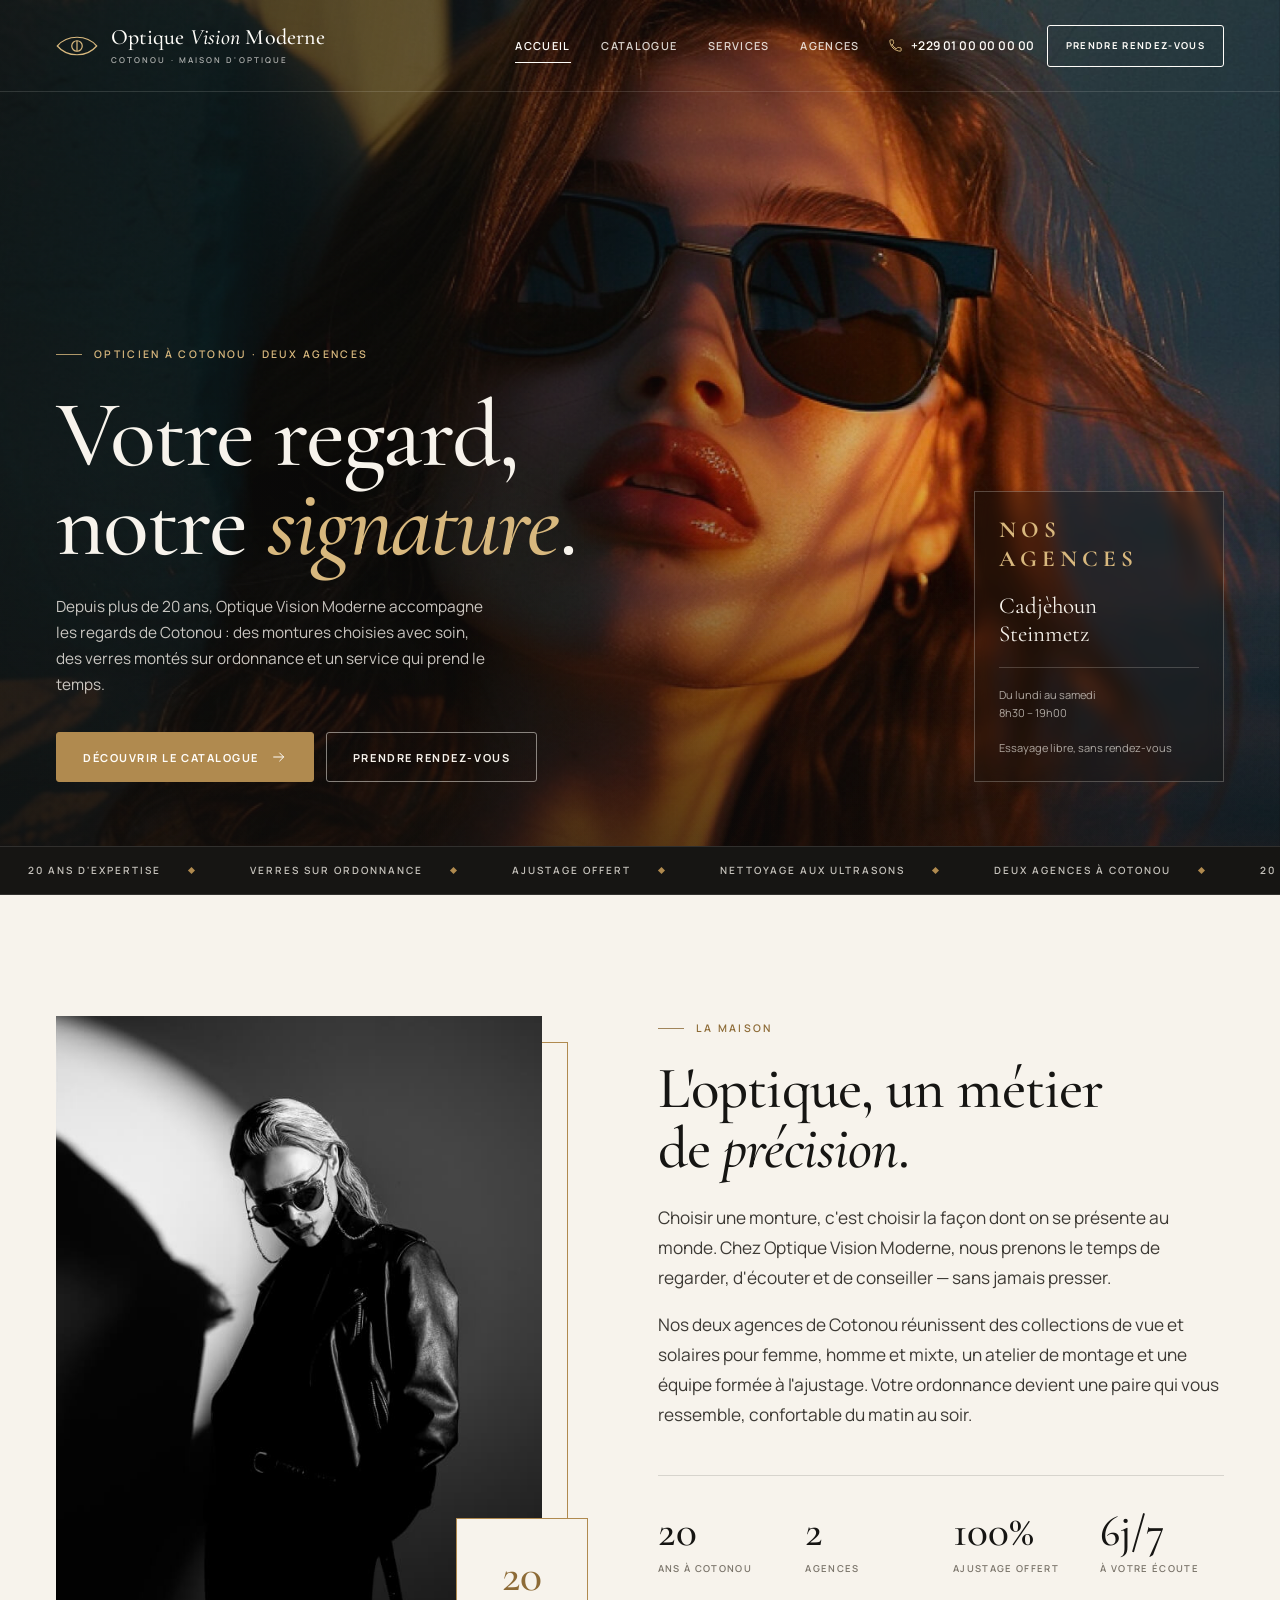
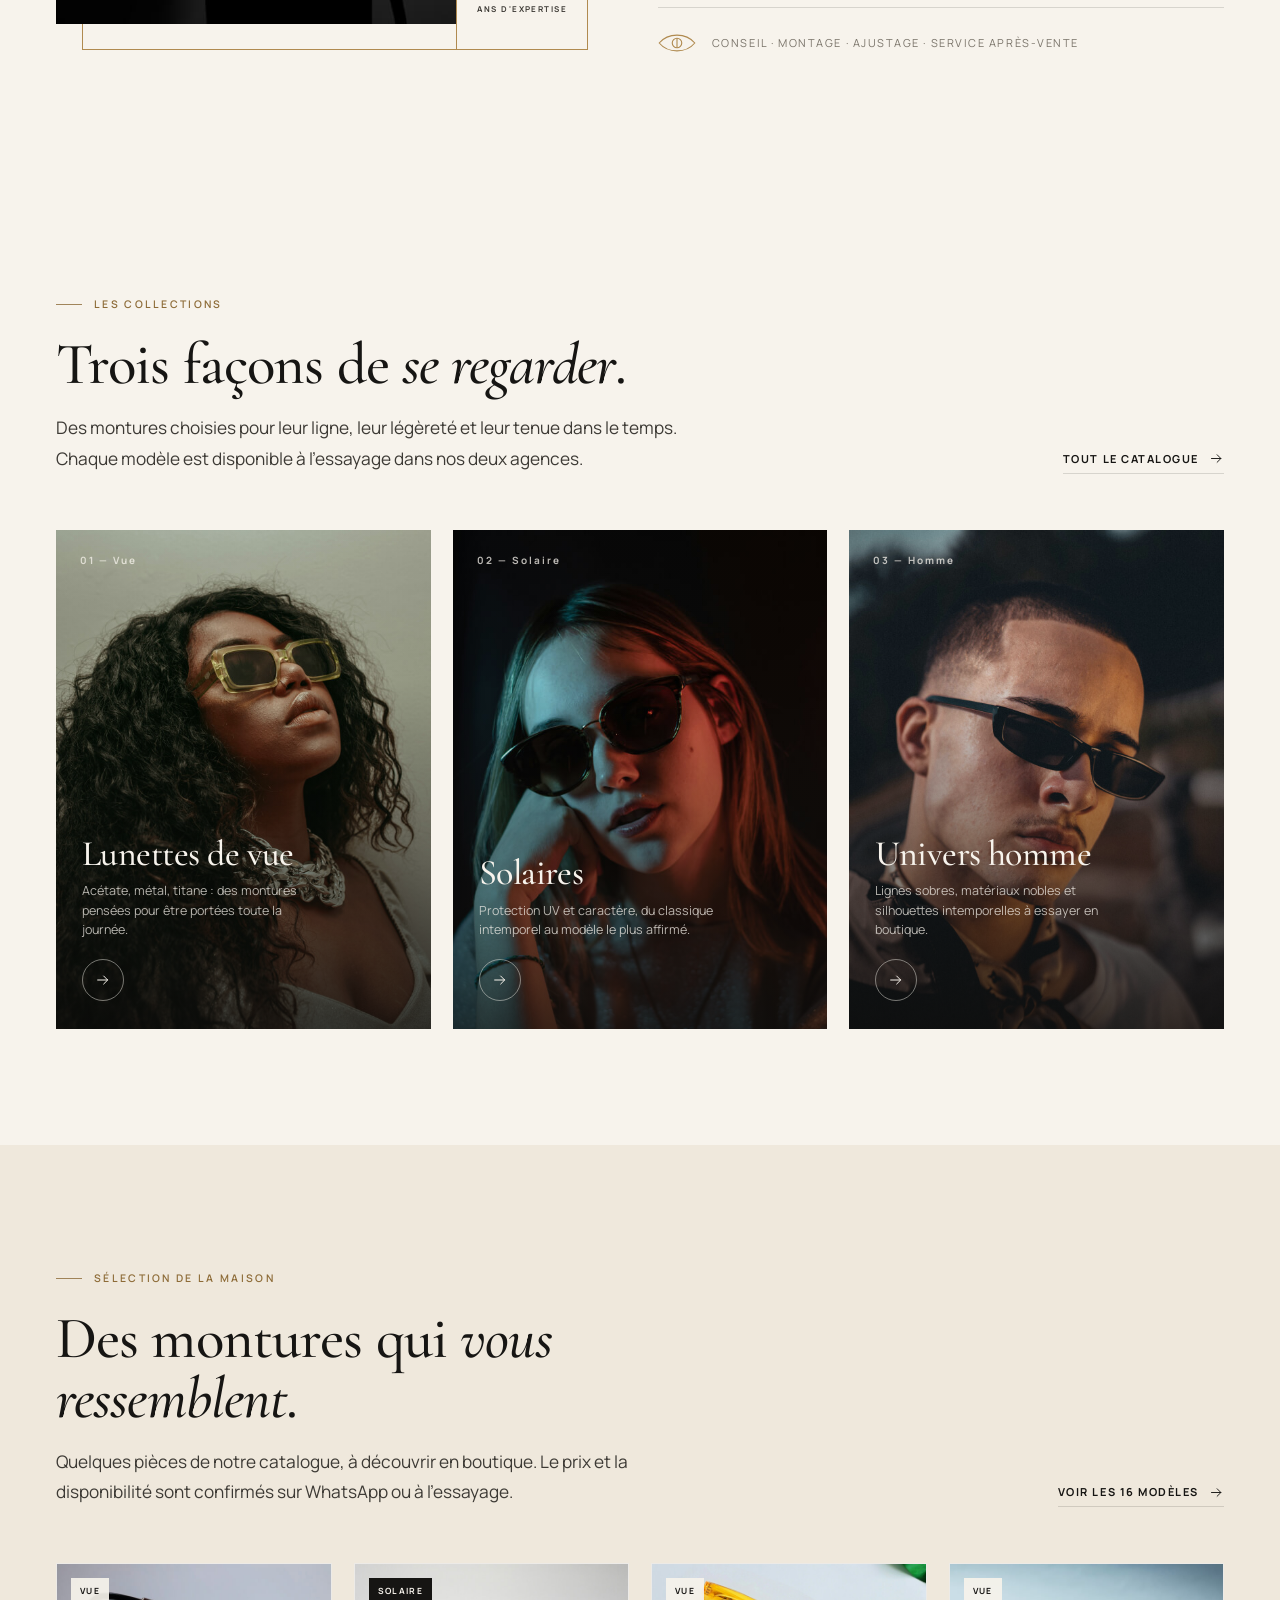
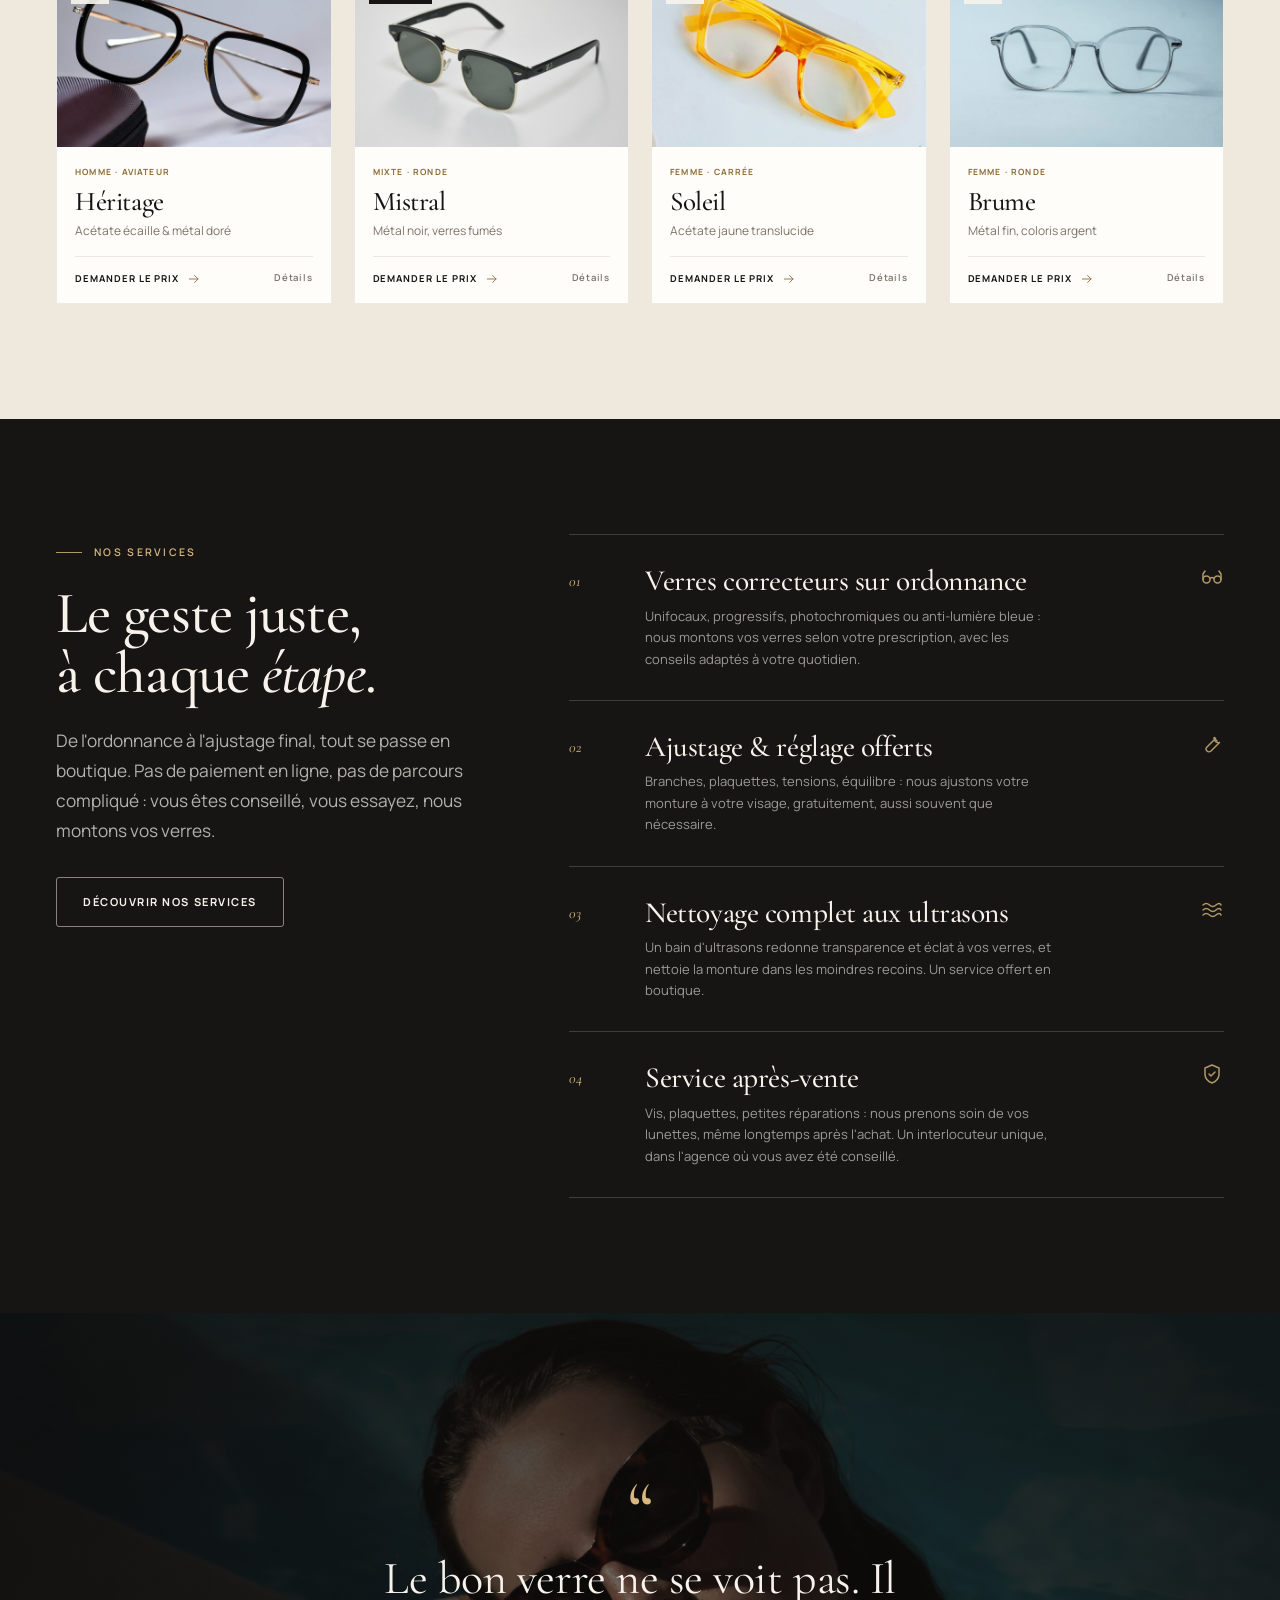
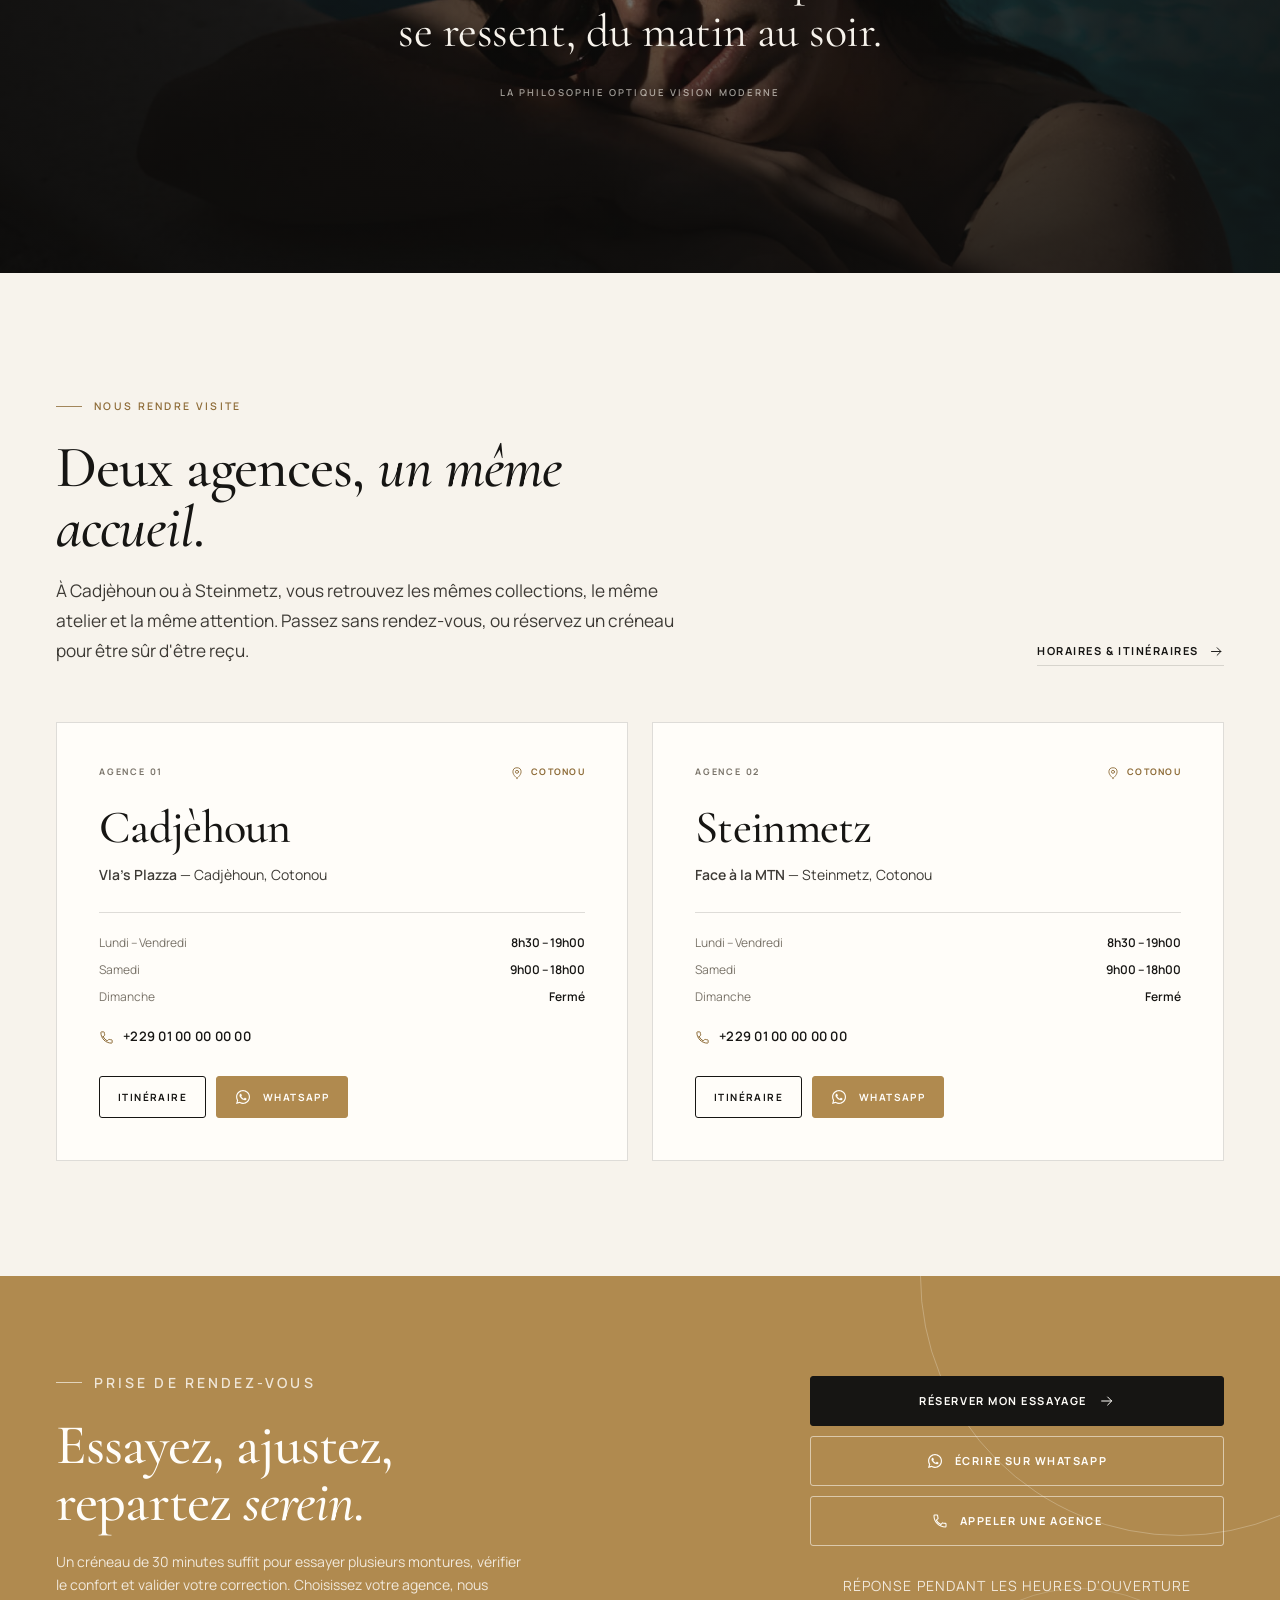
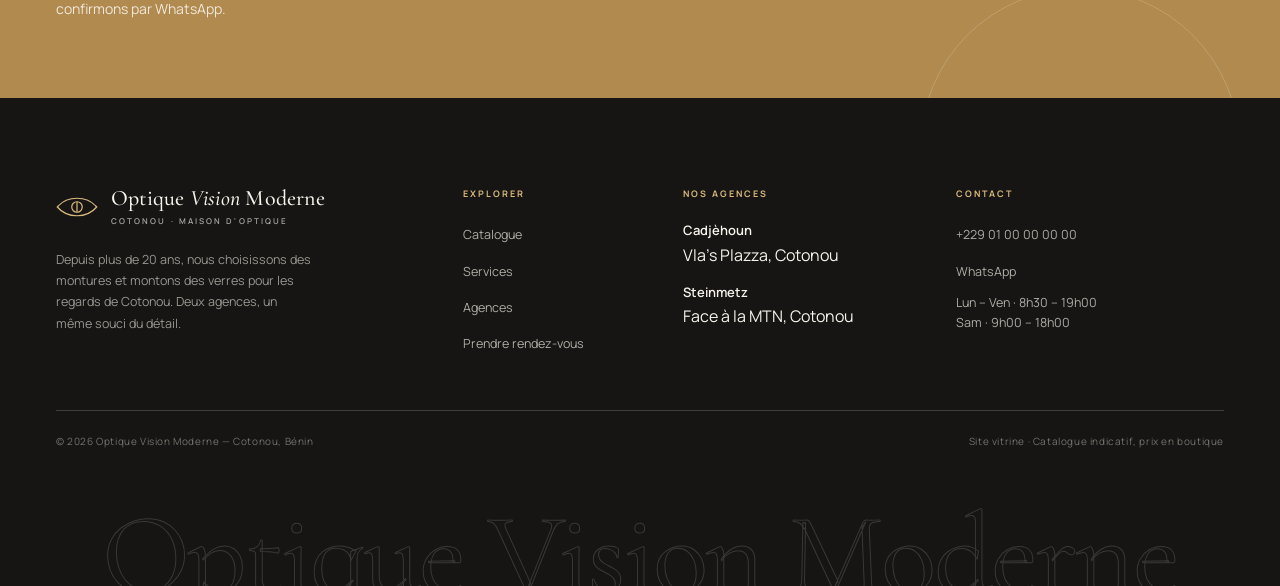
<file: index.html>
<!DOCTYPE html>
<html lang="fr">
<head>
  <meta charset="UTF-8">
  <meta name="viewport" content="width=device-width, initial-scale=1">
  <title>Optique Vision Moderne — Opticien à Cotonou | 2 agences</title>
  <meta name="description" content="Depuis plus de 20 ans à Cotonou, Optique Vision Moderne vous conseille en montures de vue et solaires. Deux agences : Cadjèhoun (Vla's Plazza) et Steinmetz (face MTN). Essayage et ajustage offerts.">
  <meta name="theme-color" content="#161513">
  <meta property="og:type" content="website">
  <meta property="og:locale" content="fr_BJ">
  <meta property="og:title" content="Optique Vision Moderne — Opticien à Cotonou">
  <meta property="og:description" content="Montures de vue et solaires, verres sur ordonnance, ajustage offert. Deux agences à Cotonou : Cadjèhoun et Steinmetz.">
  <meta property="og:image" content="assets/img/hero.jpg">
  <link rel="icon" href="assets/img/favicon.svg" type="image/svg+xml">
  <link rel="preconnect" href="https://fonts.googleapis.com">
  <link rel="preconnect" href="https://fonts.gstatic.com" crossorigin>
  <link href="https://fonts.googleapis.com/css2?family=Cormorant+Garamond:ital,wght@0,400;0,500;0,600;1,400;1,500&family=Manrope:wght@300;400;500;600;700&display=swap" rel="stylesheet">
  <link rel="stylesheet" href="assets/css/style.css">
  <script>document.documentElement.classList.add('js');</script>
  <script type="application/ld+json">
  {
    "@context": "https://schema.org",
    "@graph": [
      {
        "@type": "Organization",
        "@id": "#optique-vision-moderne",
        "name": "Optique Vision Moderne",
        "description": "Maison d'optique à Cotonou depuis plus de 20 ans. Montures de vue et solaires, verres correcteurs sur ordonnance, ajustage et service après-vente.",
        "logo": "assets/img/favicon.svg"
      },
      {
        "@type": "Optician",
        "name": "Optique Vision Moderne — Cadjèhoun",
        "parentOrganization": { "@id": "#optique-vision-moderne" },
        "telephone": "+22901000000",
        "address": {
          "@type": "PostalAddress",
          "streetAddress": "Vla's Plazza, Cadjèhoun",
          "addressLocality": "Cotonou",
          "addressCountry": "BJ"
        },
        "hasMap": "https://www.google.com/maps/search/?api=1&query=Vla%27s%20Plazza%20Cadj%C3%A8houn%20Cotonou",
        "openingHoursSpecification": [
          { "@type": "OpeningHoursSpecification", "dayOfWeek": ["Monday","Tuesday","Wednesday","Thursday","Friday"], "opens": "08:30", "closes": "19:00" },
          { "@type": "OpeningHoursSpecification", "dayOfWeek": "Saturday", "opens": "09:00", "closes": "18:00" }
        ]
      },
      {
        "@type": "Optician",
        "name": "Optique Vision Moderne — Steinmetz",
        "parentOrganization": { "@id": "#optique-vision-moderne" },
        "telephone": "+22901000000",
        "address": {
          "@type": "PostalAddress",
          "streetAddress": "Face à la MTN, Steinmetz",
          "addressLocality": "Cotonou",
          "addressCountry": "BJ"
        },
        "hasMap": "https://www.google.com/maps/search/?api=1&query=MTN%20Steinmetz%20Cotonou",
        "openingHoursSpecification": [
          { "@type": "OpeningHoursSpecification", "dayOfWeek": ["Monday","Tuesday","Wednesday","Thursday","Friday"], "opens": "08:30", "closes": "19:00" },
          { "@type": "OpeningHoursSpecification", "dayOfWeek": "Saturday", "opens": "09:00", "closes": "18:00" }
        ]
      }
    ]
  }
  </script>
</head>
<body data-page="home">

  <a class="skip-link" href="#main">Aller au contenu</a>

  <svg class="svg-sprite" xmlns="http://www.w3.org/2000/svg" aria-hidden="true" style="position:absolute;width:0;height:0;overflow:hidden">
    <symbol id="i-arrow" viewBox="0 0 24 24" fill="none" stroke="currentColor" stroke-width="1.5" stroke-linecap="round" stroke-linejoin="round"><path d="M4 12h15M13 6l6 6-6 6"/></symbol>
    <symbol id="i-phone" viewBox="0 0 24 24" fill="none" stroke="currentColor" stroke-width="1.6" stroke-linecap="round" stroke-linejoin="round"><path d="M6.6 10.8a15.1 15.1 0 0 0 6.6 6.6l2.2-2.2c.3-.3.7-.4 1-.2 1.1.4 2.3.6 3.6.6.6 0 1 .4 1 1V20c0 .6-.4 1-1 1C10.6 21 3 13.4 3 4c0-.6.4-1 1-1h3.5c.6 0 1 .4 1 1 0 1.2.2 2.4.6 3.6.1.4 0 .8-.2 1l-2.3 2.2Z"/></symbol>
    <symbol id="i-wa" viewBox="0 0 448 512"><path fill="currentColor" d="M380.9 97.1C339 55.1 283.2 32 223.9 32c-122.4 0-222 99.6-222 222 0 39.1 10.2 77.3 29.6 111L0 480l117.7-30.9c32.4 17.7 68.9 27 106.1 27h.1c122.3 0 224.1-99.6 224.1-222 0-59.3-25.2-115-67.1-157zm-157 341.6c-33.2 0-65.7-8.9-94-25.7l-6.7-4-69.8 18.3L72 359.2l-4.4-7c-18.5-29.4-28.2-63.3-28.2-98.2 0-101.7 82.8-184.5 184.6-184.5 49.3 0 95.6 19.2 130.4 54.1 34.8 34.9 56.2 81.2 56.1 130.5 0 101.8-84.9 184.6-186.6 184.6zm101.2-138.2c-5.5-2.8-32.8-16.2-37.9-18-5.1-1.9-8.8-2.8-12.5 2.8-3.7 5.6-14.3 18-17.6 21.8-3.2 3.7-6.5 4.2-12 1.4-32.6-16.3-54-29.1-75.5-66-5.7-9.8 5.7-9.1 16.3-30.3 1.8-3.7.9-6.9-.5-9.7-1.4-2.8-12.5-30.1-17.1-41.2-4.5-10.8-9.1-9.3-12.5-9.5-3.2-.2-6.9-.2-10.6-.2-3.7 0-9.7 1.4-14.8 6.9-5.1 5.6-19.4 19-19.4 46.3 0 27.3 19.9 53.7 22.6 57.4 2.8 3.7 39.1 59.7 94.8 83.8 35.2 15.2 49 16.5 66.6 13.9 10.7-1.6 32.8-13.4 37.4-26.4 4.6-13 4.6-24.1 3.2-26.4-1.3-2.5-5-3.9-10.5-6.6z"/></symbol>
    <symbol id="i-pin" viewBox="0 0 24 24" fill="none" stroke="currentColor" stroke-width="1.5" stroke-linecap="round" stroke-linejoin="round"><path d="M12 21s7-5.1 7-11a7 7 0 1 0-14 0c0 5.9 7 11 7 11Z"/><circle cx="12" cy="10" r="2.6"/></symbol>
    <symbol id="i-clock" viewBox="0 0 24 24" fill="none" stroke="currentColor" stroke-width="1.5" stroke-linecap="round" stroke-linejoin="round"><circle cx="12" cy="12" r="9"/><path d="M12 7v5l3 2"/></symbol>
    <symbol id="i-check" viewBox="0 0 24 24" fill="none" stroke="currentColor" stroke-width="1.6" stroke-linecap="round" stroke-linejoin="round"><path d="m5 12 4.5 4.5L19 7"/></symbol>
    <symbol id="i-calendar" viewBox="0 0 24 24" fill="none" stroke="currentColor" stroke-width="1.5" stroke-linecap="round" stroke-linejoin="round"><rect x="3" y="5" width="18" height="16" rx="1"/><path d="M8 3v4M16 3v4M3 10h18"/></symbol>
    <symbol id="i-glasses" viewBox="0 0 24 24" fill="none" stroke="currentColor" stroke-width="1.5" stroke-linecap="round" stroke-linejoin="round"><circle cx="6.5" cy="14.5" r="3.5"/><circle cx="17.5" cy="14.5" r="3.5"/><path d="M10 13.5c.7-.7 1.3-1 2-1s1.3.3 2 1M3 14.5V9l2-3M21 14.5V9l-2-3"/></symbol>
    <symbol id="i-tools" viewBox="0 0 24 24" fill="none" stroke="currentColor" stroke-width="1.5" stroke-linecap="round" stroke-linejoin="round"><path d="M14.5 6.5a4 4 0 0 0 5 5L11 20a2.8 2.8 0 1 1-4-4l8.5-8.5Z"/><path d="m14 7 3 3"/></symbol>
    <symbol id="i-waves" viewBox="0 0 24 24" fill="none" stroke="currentColor" stroke-width="1.5" stroke-linecap="round"><path d="M3 8c2.2-2 4.3-2 6.5 0s4.3 2 6.5 0 4.3-2 5 0M3 13c2.2-2 4.3-2 6.5 0s4.3 2 6.5 0 4.3-2 5 0M3 18c2.2-2 4.3-2 6.5 0s4.3 2 6.5 0 4.3-2 5 0"/></symbol>
    <symbol id="i-shield" viewBox="0 0 24 24" fill="none" stroke="currentColor" stroke-width="1.5" stroke-linecap="round" stroke-linejoin="round"><path d="M12 3l7 3v6c0 4.5-3 7.5-7 9-4-1.5-7-4.5-7-9V6l7-3Z"/><path d="m9 12 2 2 4-4"/></symbol>
    <symbol id="i-user" viewBox="0 0 24 24" fill="none" stroke="currentColor" stroke-width="1.5" stroke-linecap="round" stroke-linejoin="round"><circle cx="12" cy="8" r="3.6"/><path d="M5 20c.8-3.6 3.4-5.5 7-5.5s6.2 1.9 7 5.5"/></symbol>
    <symbol id="i-search" viewBox="0 0 24 24" fill="none" stroke="currentColor" stroke-width="1.6" stroke-linecap="round"><circle cx="11" cy="11" r="7"/><path d="m16.5 16.5 4 4"/></symbol>
    <symbol id="i-close" viewBox="0 0 24 24" fill="none" stroke="currentColor" stroke-width="1.6" stroke-linecap="round"><path d="m6 6 12 12M18 6 6 18"/></symbol>
    <symbol id="i-chevron" viewBox="0 0 24 24" fill="none" stroke="currentColor" stroke-width="1.6" stroke-linecap="round" stroke-linejoin="round"><path d="m6 9 6 6 6-6"/></symbol>
    <symbol id="i-map" viewBox="0 0 24 24" fill="none" stroke="currentColor" stroke-width="1.5" stroke-linecap="round" stroke-linejoin="round"><path d="M3 6.5 9 4l6 2.5L21 4v13.5L15 20l-6-2.5L3 20V6.5Z"/><path d="M9 4v13.5M15 6.5V20"/></symbol>
    <symbol id="i-spark" viewBox="0 0 24 24" fill="none" stroke="currentColor" stroke-width="1.4" stroke-linecap="round" stroke-linejoin="round"><path d="M12 3v4M12 17v4M3 12h4M17 12h4M5.6 5.6l2.8 2.8M15.6 15.6l2.8 2.8M18.4 5.6l-2.8 2.8M8.4 15.6l-2.8 2.8"/></symbol>
    <symbol id="i-eye" viewBox="0 0 48 30" fill="none" stroke="currentColor" stroke-width="1.4"><path d="M1.5 15C7 8.5 14.2 5 24 5s17 3.5 22.5 10C41 21.5 33.8 25 24 25S7 21.5 1.5 15Z"/><circle cx="24" cy="15" r="6"/><path d="M24 9v12"/></symbol>
  </svg>

  <header class="site-header">
    <div class="container header-inner">
      <a class="brand" href="index.html" aria-label="Optique Vision Moderne — accueil">
        <svg class="brand__mark" aria-hidden="true"><use href="#i-eye"/></svg>
        <span class="brand__text">
          <span class="brand__name">Optique <em>Vision</em> Moderne</span>
          <span class="brand__sub">Cotonou · Maison d'optique</span>
        </span>
      </a>

      <nav class="nav" aria-label="Navigation principale">
        <a class="nav__link" data-nav="home" href="index.html">Accueil</a>
        <a class="nav__link" data-nav="catalogue" href="catalogue.html">Catalogue</a>
        <a class="nav__link" data-nav="services" href="services.html">Services</a>
        <a class="nav__link" data-nav="agences" href="agences.html">Agences</a>
      </nav>

      <div class="header-actions">
        <a class="header-phone" data-phone href="tel:+22901000000">
          <svg aria-hidden="true"><use href="#i-phone"/></svg>
          <span data-phone-text>+229 01 00 00 00 00</span>
        </a>
        <a class="btn btn--header" href="rendez-vous.html">Prendre rendez-vous</a>
        <button class="nav-toggle" type="button" aria-expanded="false" aria-controls="mobileMenu" aria-label="Ouvrir le menu">
          <span></span><span></span><span></span>
        </button>
      </div>
    </div>
  </header>

  <div class="mobile-menu" id="mobileMenu" aria-hidden="true">
    <nav class="mobile-menu__nav" aria-label="Navigation mobile">
      <a class="mobile-menu__link" href="index.html"><span>01</span> Accueil</a>
      <a class="mobile-menu__link" href="catalogue.html"><span>02</span> Catalogue</a>
      <a class="mobile-menu__link" href="services.html"><span>03</span> Services</a>
      <a class="mobile-menu__link" href="agences.html"><span>04</span> Agences</a>
      <a class="mobile-menu__link" href="rendez-vous.html"><span>05</span> Rendez-vous</a>
    </nav>
    <div class="mobile-menu__foot">
      <p>Cadjèhoun · Vla's Plazza — Steinmetz · face MTN</p>
      <p><a data-phone href="tel:+22901000000"><span data-phone-text>+229 01 00 00 00 00</span></a></p>
      <a class="btn btn--gold" href="rendez-vous.html">Réserver un essayage</a>
    </div>
  </div>
  <main id="main">

    <section class="hero">
      <div class="hero__media">
        <img src="assets/img/hero.jpg" alt="Portrait éditorial d'une femme portant des lunettes de soleil" width="1920" height="1085" fetchpriority="high">
      </div>
      <div class="container hero__inner">
        <div class="hero__content">
          <p class="eyebrow">Opticien à Cotonou · Deux agences</p>
          <h1>Votre regard,<br>notre <em>signature</em>.</h1>
          <p class="hero__lead">Depuis plus de 20 ans, Optique Vision Moderne accompagne les regards de Cotonou : des montures choisies avec soin, des verres montés sur ordonnance et un service qui prend le temps.</p>
          <div class="hero__cta">
            <a class="btn btn--gold" href="catalogue.html">
              Découvrir le catalogue
              <svg aria-hidden="true"><use href="#i-arrow"/></svg>
            </a>
            <a class="btn btn--light" href="rendez-vous.html">Prendre rendez-vous</a>
          </div>
        </div>
        <aside class="hero__aside" aria-label="Informations pratiques">
          <p class="hero__aside-label">Nos agences</p>
          <p>Cadjèhoun<br>Steinmetz</p>
          <div class="hero__aside-rule"></div>
          <small>Du lundi au samedi<br>8h30 – 19h00</small>
          <small>Essayage libre, sans rendez-vous</small>
        </aside>
      </div>
    </section>

    <div class="marquee" aria-hidden="true">
      <div class="marquee__track">
        <div class="marquee__group">
          <span>20 ans d'expertise</span>
          <span>Verres sur ordonnance</span>
          <span>Ajustage offert</span>
          <span>Nettoyage aux ultrasons</span>
          <span>Deux agences à Cotonou</span>
        </div>
        <div class="marquee__group">
          <span>20 ans d'expertise</span>
          <span>Verres sur ordonnance</span>
          <span>Ajustage offert</span>
          <span>Nettoyage aux ultrasons</span>
          <span>Deux agences à Cotonou</span>
        </div>
      </div>
    </div>

    <section class="section" id="maison">
      <div class="container">
        <div class="intro">
          <div class="intro__media" data-reveal>
            <img src="assets/img/portrait.jpg" alt="Portrait en noir et blanc d'une femme portant des lunettes" width="601" height="735" loading="lazy">
            <div class="intro__badge">
              <div>
                <strong>20</strong>
                <span>ans d'expertise</span>
              </div>
            </div>
          </div>
          <div class="intro__body" data-reveal style="--delay:120ms">
            <p class="eyebrow">La maison</p>
            <h2>L'optique, un métier de <em>précision</em>.</h2>
            <p class="lead">Choisir une monture, c'est choisir la façon dont on se présente au monde. Chez Optique Vision Moderne, nous prenons le temps de regarder, d'écouter et de conseiller — sans jamais presser.</p>
            <p class="lead">Nos deux agences de Cotonou réunissent des collections de vue et solaires pour femme, homme et mixte, un atelier de montage et une équipe formée à l'ajustage. Votre ordonnance devient une paire qui vous ressemble, confortable du matin au soir.</p>
            <div class="stats">
              <div class="stat"><strong>20</strong><span>ans à Cotonou</span></div>
              <div class="stat"><strong>2</strong><span>agences</span></div>
              <div class="stat"><strong>100%</strong><span>ajustage offert</span></div>
              <div class="stat"><strong>6j/7</strong><span>à votre écoute</span></div>
            </div>
            <div class="signature">
              <svg aria-hidden="true"><use href="#i-eye"/></svg>
              <p>Conseil · Montage · Ajustage · Service après-vente</p>
            </div>
          </div>
        </div>
      </div>
    </section>
    <section class="section" id="collections">
      <div class="container">
        <div class="section-head" data-reveal>
          <div class="section-head__text">
            <p class="eyebrow">Les collections</p>
            <h2>Trois façons de <em>se regarder</em>.</h2>
            <p class="lead">Des montures choisies pour leur ligne, leur légèreté et leur tenue dans le temps. Chaque modèle est disponible à l'essayage dans nos deux agences.</p>
          </div>
          <a class="link-underline section-head__link" href="catalogue.html">
            Tout le catalogue
            <svg aria-hidden="true"><use href="#i-arrow"/></svg>
          </a>
        </div>
        <div class="collections">
          <a class="collection" href="catalogue.html?cat=vue" data-reveal>
            <img src="assets/img/collection-vue.jpg" alt="Femme portant des lunettes de vue dorées" width="600" height="738" loading="lazy">
            <span class="collection__index">01 — Vue</span>
            <div class="collection__body">
              <h3>Lunettes de vue</h3>
              <p>Acétate, métal, titane : des montures pensées pour être portées toute la journée.</p>
              <span class="collection__arrow"><svg aria-hidden="true"><use href="#i-arrow"/></svg></span>
            </div>
          </a>
          <a class="collection" href="catalogue.html?cat=solaire" data-reveal style="--delay:120ms">
            <img src="assets/img/collection-soleil.jpg" alt="Femme portant des lunettes de soleil noires" width="600" height="738" loading="lazy">
            <span class="collection__index">02 — Solaire</span>
            <div class="collection__body">
              <h3>Solaires</h3>
              <p>Protection UV et caractère, du classique intemporel au modèle le plus affirmé.</p>
              <span class="collection__arrow"><svg aria-hidden="true"><use href="#i-arrow"/></svg></span>
            </div>
          </a>
          <a class="collection" href="catalogue.html" data-reveal style="--delay:240ms">
            <img src="assets/img/collection-homme.jpg" alt="Homme portant des lunettes de soleil rectangulaires" width="600" height="738" loading="lazy">
            <span class="collection__index">03 — Homme</span>
            <div class="collection__body">
              <h3>Univers homme</h3>
              <p>Lignes sobres, matériaux nobles et silhouettes intemporelles à essayer en boutique.</p>
              <span class="collection__arrow"><svg aria-hidden="true"><use href="#i-arrow"/></svg></span>
            </div>
          </a>
        </div>
      </div>
    </section>

    <section class="section section--ivory-2">
      <div class="container">
        <div class="section-head" data-reveal>
          <div class="section-head__text">
            <p class="eyebrow">Sélection de la maison</p>
            <h2>Des montures qui <em>vous ressemblent</em>.</h2>
            <p class="lead">Quelques pièces de notre catalogue, à découvrir en boutique. Le prix et la disponibilité sont confirmés sur WhatsApp ou à l'essayage.</p>
          </div>
          <a class="link-underline section-head__link" href="catalogue.html">Voir les 16 modèles <svg aria-hidden="true"><use href="#i-arrow"/></svg></a>
        </div>
        <div class="product-grid">
          <article class="product-card" data-product data-id="p10" data-name="Héritage" data-kicker="Monture homme · Aviateur" data-cat="vue" data-gender="homme" data-gender-label="Homme" data-shape="Aviateur" data-material="Acétate écaille & métal doré" data-desc="L'esprit aviateur revisité : une double barre fine, un écaille chaud et des branches légères. Une monture de caractère qui reste discrète." data-reveal>
            <div class="product-media">
              <img src="assets/img/p10.jpg" alt="Monture de vue aviateur en écaille et métal doré, modèle Héritage" width="600" height="400" loading="lazy">
              <span class="product-tag">Vue</span>
              <button class="product-quick" type="button" data-modal>Aperçu</button>
            </div>
            <div class="product-body">
              <p class="product-kicker">Homme · Aviateur</p>
              <h3>Héritage</h3>
              <p class="product-material">Acétate écaille & métal doré</p>
              <div class="product-actions">
                <a class="product-wa" data-wa="Bonjour Optique Vision Moderne, je suis intéressé(e) par le modèle Héritage (monture homme). Pouvez-vous me confirmer le prix et la disponibilité ?" href="https://wa.me/22901000000">
                  Demander le prix <svg aria-hidden="true"><use href="#i-arrow"/></svg>
                </a>
                <button class="product-more" type="button" data-modal>Détails</button>
              </div>
            </div>
          </article>
          <article class="product-card" data-product data-id="p03" data-name="Mistral" data-kicker="Solaire mixte · Ronde" data-cat="solaire" data-gender="mixte" data-gender-label="Mixte" data-shape="Ronde" data-material="Métal noir, verres fumés" data-desc="Fine monture métal, verres fumés et branches flexibles : l'essentiel solaire, sans effort. À porter en ville comme au bord de l'eau." data-reveal style="--delay:100ms">
            <div class="product-media">
              <img src="assets/img/p03.jpg" alt="Lunettes de soleil rondes en métal noir, modèle Mistral" width="600" height="400" loading="lazy">
              <span class="product-tag product-tag--sun">Solaire</span>
              <button class="product-quick" type="button" data-modal>Aperçu</button>
            </div>
            <div class="product-body">
              <p class="product-kicker">Mixte · Ronde</p>
              <h3>Mistral</h3>
              <p class="product-material">Métal noir, verres fumés</p>
              <div class="product-actions">
                <a class="product-wa" data-wa="Bonjour Optique Vision Moderne, je suis intéressé(e) par le modèle Mistral (solaire). Pouvez-vous me confirmer le prix et la disponibilité ?" href="https://wa.me/22901000000">
                  Demander le prix <svg aria-hidden="true"><use href="#i-arrow"/></svg>
                </a>
                <button class="product-more" type="button" data-modal>Détails</button>
              </div>
            </div>
          </article>
          <article class="product-card" data-product data-id="p15" data-name="Soleil" data-kicker="Monture femme · Carrée" data-cat="vue" data-gender="femme" data-gender-label="Femme" data-shape="Carrée" data-material="Acétate jaune translucide" data-desc="Une touche de couleur solaire, à porter comme un accessoire. La transparence du jaune illumine le regard sans le dominer." data-reveal style="--delay:200ms">
            <div class="product-media">
              <img src="assets/img/p15.jpg" alt="Monture de vue carrée en acétate jaune translucide, modèle Soleil" width="600" height="400" loading="lazy">
              <span class="product-tag">Vue</span>
              <button class="product-quick" type="button" data-modal>Aperçu</button>
            </div>
            <div class="product-body">
              <p class="product-kicker">Femme · Carrée</p>
              <h3>Soleil</h3>
              <p class="product-material">Acétate jaune translucide</p>
              <div class="product-actions">
                <a class="product-wa" data-wa="Bonjour Optique Vision Moderne, je suis intéressé(e) par le modèle Soleil. Pouvez-vous me confirmer le prix et la disponibilité ?" href="https://wa.me/22901000000">
                  Demander le prix <svg aria-hidden="true"><use href="#i-arrow"/></svg>
                </a>
                <button class="product-more" type="button" data-modal>Détails</button>
              </div>
            </div>
          </article>
          <article class="product-card" data-product data-id="p08" data-name="Brume" data-kicker="Monture femme · Ronde" data-cat="vue" data-gender="femme" data-gender-label="Femme" data-shape="Ronde" data-material="Métal fin, coloris argent" data-desc="Rondeur douce et métal brossé : le modèle qui adoucit les traits. Ultra-légère, elle se fait oublier au fil de la journée." data-reveal style="--delay:300ms">
            <div class="product-media">
              <img src="assets/img/p08.jpg" alt="Monture de vue ronde en métal argent, modèle Brume" width="600" height="400" loading="lazy">
              <span class="product-tag">Vue</span>
              <button class="product-quick" type="button" data-modal>Aperçu</button>
            </div>
            <div class="product-body">
              <p class="product-kicker">Femme · Ronde</p>
              <h3>Brume</h3>
              <p class="product-material">Métal fin, coloris argent</p>
              <div class="product-actions">
                <a class="product-wa" data-wa="Bonjour Optique Vision Moderne, je suis intéressé(e) par le modèle Brume. Pouvez-vous me confirmer le prix et la disponibilité ?" href="https://wa.me/22901000000">
                  Demander le prix <svg aria-hidden="true"><use href="#i-arrow"/></svg>
                </a>
                <button class="product-more" type="button" data-modal>Détails</button>
              </div>
            </div>
          </article>
        </div>
      </div>
    </section>

    <section class="section section--ink" id="services">
      <div class="container">
        <div class="craft">
          <div class="craft__intro" data-reveal>
            <p class="eyebrow">Nos services</p>
            <h2>Le geste juste, à chaque <em>étape</em>.</h2>
            <p class="lead">De l'ordonnance à l'ajustage final, tout se passe en boutique. Pas de paiement en ligne, pas de parcours compliqué : vous êtes conseillé, vous essayez, nous montons vos verres.</p>
            <a class="btn btn--light" href="services.html">Découvrir nos services</a>
          </div>
          <div class="craft__list" data-reveal style="--delay:120ms">
            <article class="craft__item">
              <span class="craft__num">01</span>
              <div>
                <h3>Verres correcteurs sur ordonnance</h3>
                <p>Unifocaux, progressifs, photochromiques ou anti-lumière bleue : nous montons vos verres selon votre prescription, avec les conseils adaptés à votre quotidien.</p>
              </div>
              <svg class="craft__icon" aria-hidden="true"><use href="#i-glasses"/></svg>
            </article>
            <article class="craft__item">
              <span class="craft__num">02</span>
              <div>
                <h3>Ajustage & réglage offerts</h3>
                <p>Branches, plaquettes, tensions, équilibre : nous ajustons votre monture à votre visage, gratuitement, aussi souvent que nécessaire.</p>
              </div>
              <svg class="craft__icon" aria-hidden="true"><use href="#i-tools"/></svg>
            </article>
            <article class="craft__item">
              <span class="craft__num">03</span>
              <div>
                <h3>Nettoyage complet aux ultrasons</h3>
                <p>Un bain d'ultrasons redonne transparence et éclat à vos verres, et nettoie la monture dans les moindres recoins. Un service offert en boutique.</p>
              </div>
              <svg class="craft__icon" aria-hidden="true"><use href="#i-waves"/></svg>
            </article>
            <article class="craft__item">
              <span class="craft__num">04</span>
              <div>
                <h3>Service après-vente</h3>
                <p>Vis, plaquettes, petites réparations : nous prenons soin de vos lunettes, même longtemps après l'achat. Un interlocuteur unique, dans l'agence où vous avez été conseillé.</p>
              </div>
              <svg class="craft__icon" aria-hidden="true"><use href="#i-shield"/></svg>
            </article>
          </div>
        </div>
      </div>
    </section>

    <section class="quote">
      <img src="assets/img/editorial-pool.jpg" alt="Femme allongée au bord d'une piscine, portant des lunettes de soleil" width="1920" height="1085" loading="lazy">
      <div class="quote__inner" data-reveal>
        <div class="quote__mark" aria-hidden="true">“</div>
        <blockquote>Le bon verre ne se voit pas. Il se ressent, du matin au soir.</blockquote>
        <cite>La philosophie Optique Vision Moderne</cite>
      </div>
    </section>

    <section class="section" id="agences">
      <div class="container">
        <div class="section-head" data-reveal>
          <div class="section-head__text">
            <p class="eyebrow">Nous rendre visite</p>
            <h2>Deux agences, <em>un même accueil</em>.</h2>
            <p class="lead">À Cadjèhoun ou à Steinmetz, vous retrouvez les mêmes collections, le même atelier et la même attention. Passez sans rendez-vous, ou réservez un créneau pour être sûr d'être reçu.</p>
          </div>
          <a class="link-underline section-head__link" href="agences.html">Horaires & itinéraires <svg aria-hidden="true"><use href="#i-arrow"/></svg></a>
        </div>
        <div class="agencies">
          <article class="agency-card" data-reveal>
            <div class="agency-card__top">
              <span class="agency-card__index">Agence 01</span>
              <span class="agency-card__pin"><svg aria-hidden="true"><use href="#i-pin"/></svg> Cotonou</span>
            </div>
            <h3>Cadjèhoun</h3>
            <p class="agency-card__address"><strong>Vla's Plazza</strong> — Cadjèhoun, Cotonou</p>
            <dl class="agency-card__hours">
              <div><dt>Lundi – Vendredi</dt><dd>8h30 – 19h00</dd></div>
              <div><dt>Samedi</dt><dd>9h00 – 18h00</dd></div>
              <div><dt>Dimanche</dt><dd>Fermé</dd></div>
            </dl>
            <a class="agency-card__phone" data-phone href="tel:+22901000000"><svg aria-hidden="true"><use href="#i-phone"/></svg><span data-phone-text>+229 01 00 00 00 00</span></a>
            <div class="agency-card__actions">
              <a class="btn btn--outline btn--sm" href="https://www.google.com/maps/search/?api=1&amp;query=Vla%27s%20Plazza%20Cadj%C3%A8houn%20Cotonou" target="_blank" rel="noopener">Itinéraire</a>
              <a class="btn btn--gold btn--sm" data-wa="Bonjour Optique Vision Moderne, je souhaite des informations sur l'agence de Cadjèhoun (Vla's Plazza)." href="https://wa.me/22901000000"><svg aria-hidden="true"><use href="#i-wa"/></svg> WhatsApp</a>
            </div>
          </article>
          <article class="agency-card" data-reveal style="--delay:120ms">
            <div class="agency-card__top">
              <span class="agency-card__index">Agence 02</span>
              <span class="agency-card__pin"><svg aria-hidden="true"><use href="#i-pin"/></svg> Cotonou</span>
            </div>
            <h3>Steinmetz</h3>
            <p class="agency-card__address"><strong>Face à la MTN</strong> — Steinmetz, Cotonou</p>
            <dl class="agency-card__hours">
              <div><dt>Lundi – Vendredi</dt><dd>8h30 – 19h00</dd></div>
              <div><dt>Samedi</dt><dd>9h00 – 18h00</dd></div>
              <div><dt>Dimanche</dt><dd>Fermé</dd></div>
            </dl>
            <a class="agency-card__phone" data-phone href="tel:+22901000000"><svg aria-hidden="true"><use href="#i-phone"/></svg><span data-phone-text>+229 01 00 00 00 00</span></a>
            <div class="agency-card__actions">
              <a class="btn btn--outline btn--sm" href="https://www.google.com/maps/search/?api=1&amp;query=MTN%20Steinmetz%20Cotonou" target="_blank" rel="noopener">Itinéraire</a>
              <a class="btn btn--gold btn--sm" data-wa="Bonjour Optique Vision Moderne, je souhaite des informations sur l'agence de Steinmetz (face MTN)." href="https://wa.me/22901000000"><svg aria-hidden="true"><use href="#i-wa"/></svg> WhatsApp</a>
            </div>
          </article>
        </div>
      </div>
    </section>

    <section class="appointment section--tight">
      <div class="container appointment__inner">
        <div data-reveal>
          <p class="eyebrow">Prise de rendez-vous</p>
          <h2>Essayez, ajustez, repartez <em>serein</em>.</h2>
          <p>Un créneau de 30 minutes suffit pour essayer plusieurs montures, vérifier le confort et valider votre correction. Choisissez votre agence, nous confirmons par WhatsApp.</p>
        </div>
        <div class="appointment__actions" data-reveal style="--delay:120ms">
          <a class="btn btn--dark" href="rendez-vous.html">Réserver mon essayage <svg aria-hidden="true"><use href="#i-arrow"/></svg></a>
          <a class="btn btn--light" data-wa="Bonjour Optique Vision Moderne, je souhaite prendre rendez-vous pour un essayage. Pouvez-vous me proposer un créneau ?" href="https://wa.me/22901000000"><svg aria-hidden="true"><use href="#i-wa"/></svg> Écrire sur WhatsApp</a>
          <a class="btn btn--light" data-phone href="tel:+22901000000"><svg aria-hidden="true"><use href="#i-phone"/></svg> Appeler une agence</a>
          <p class="appointment__note">Réponse pendant les heures d'ouverture</p>
        </div>
      </div>
    </section>

  </main>

  <footer class="site-footer">
    <div class="container">
      <div class="footer-top">
        <div class="footer-brand">
          <a class="brand" href="index.html" aria-label="Optique Vision Moderne — accueil">
            <svg class="brand__mark" aria-hidden="true"><use href="#i-eye"/></svg>
            <span class="brand__text">
              <span class="brand__name">Optique <em>Vision</em> Moderne</span>
              <span class="brand__sub">Cotonou · Maison d'optique</span>
            </span>
          </a>
          <p>Depuis plus de 20 ans, nous choisissons des montures et montons des verres pour les regards de Cotonou. Deux agences, un même souci du détail.</p>
        </div>
        <div class="footer-col">
          <h4>Explorer</h4>
          <ul>
            <li><a href="catalogue.html">Catalogue</a></li>
            <li><a href="services.html">Services</a></li>
            <li><a href="agences.html">Agences</a></li>
            <li><a href="rendez-vous.html">Prendre rendez-vous</a></li>
          </ul>
        </div>
        <div class="footer-col">
          <h4>Nos agences</h4>
          <address>
            <div><strong>Cadjèhoun</strong>Vla's Plazza, Cotonou</div>
            <div><strong>Steinmetz</strong>Face à la MTN, Cotonou</div>
          </address>
        </div>
        <div class="footer-col">
          <h4>Contact</h4>
          <ul>
            <li><a data-phone href="tel:+22901000000"><span data-phone-text>+229 01 00 00 00 00</span></a></li>
            <li><a data-wa="Bonjour Optique Vision Moderne, je souhaite des informations sur vos montures." href="https://wa.me/22901000000">WhatsApp</a></li>
            <li><p>Lun – Ven · 8h30 – 19h00<br>Sam · 9h00 – 18h00</p></li>
          </ul>
        </div>
      </div>
      <div class="footer-bottom">
        <p>© <span data-year>2026</span> Optique Vision Moderne — Cotonou, Bénin</p>
        <p>Site vitrine · Catalogue indicatif, prix en boutique</p>
      </div>
    </div>
    <div class="footer-wordmark" aria-hidden="true">Optique Vision Moderne</div>
  </footer>

  <div class="mobile-bar" aria-label="Actions rapides">
    <a data-phone href="tel:+22901000000"><svg aria-hidden="true"><use href="#i-phone"/></svg>Appeler</a>
    <a data-wa="Bonjour Optique Vision Moderne, je souhaite des informations sur vos montures." href="https://wa.me/22901000000"><svg aria-hidden="true"><use href="#i-wa"/></svg>WhatsApp</a>
    <a href="rendez-vous.html"><svg aria-hidden="true"><use href="#i-calendar"/></svg>Rendez-vous</a>
  </div>

  <div class="modal" id="productModal" aria-hidden="true">
    <div class="modal__backdrop" data-close></div>
    <div class="modal__dialog" role="dialog" aria-modal="true" aria-labelledby="modalTitle">
      <button class="modal__close" type="button" data-close aria-label="Fermer l'aperçu">
        <svg aria-hidden="true"><use href="#i-close"/></svg>
      </button>
      <div class="modal__media">
        <img id="modalImage" src="assets/img/p10.jpg" alt="" width="600" height="400">
      </div>
      <div class="modal__body">
        <p class="eyebrow eyebrow--plain" id="modalKicker">Monture homme · Aviateur</p>
        <h2 id="modalTitle">Héritage</h2>
        <p class="modal__desc" id="modalDesc"></p>
        <dl class="specs">
          <div><dt>Forme</dt><dd id="modalShape"></dd></div>
          <div><dt>Matière</dt><dd id="modalMaterial"></dd></div>
          <div><dt>Public</dt><dd id="modalGender"></dd></div>
        </dl>
        <a class="btn btn--dark btn--block" id="modalWa" href="https://wa.me/22901000000">
          Demander le prix <svg aria-hidden="true"><use href="#i-wa"/></svg>
        </a>
        <p class="fineprint">Prix et disponibilité confirmés en boutique. Essayage libre dans nos deux agences de Cotonou.</p>
      </div>
    </div>
  </div>

  <script src="assets/js/main.js"></script>
</body>
</html>
</file>
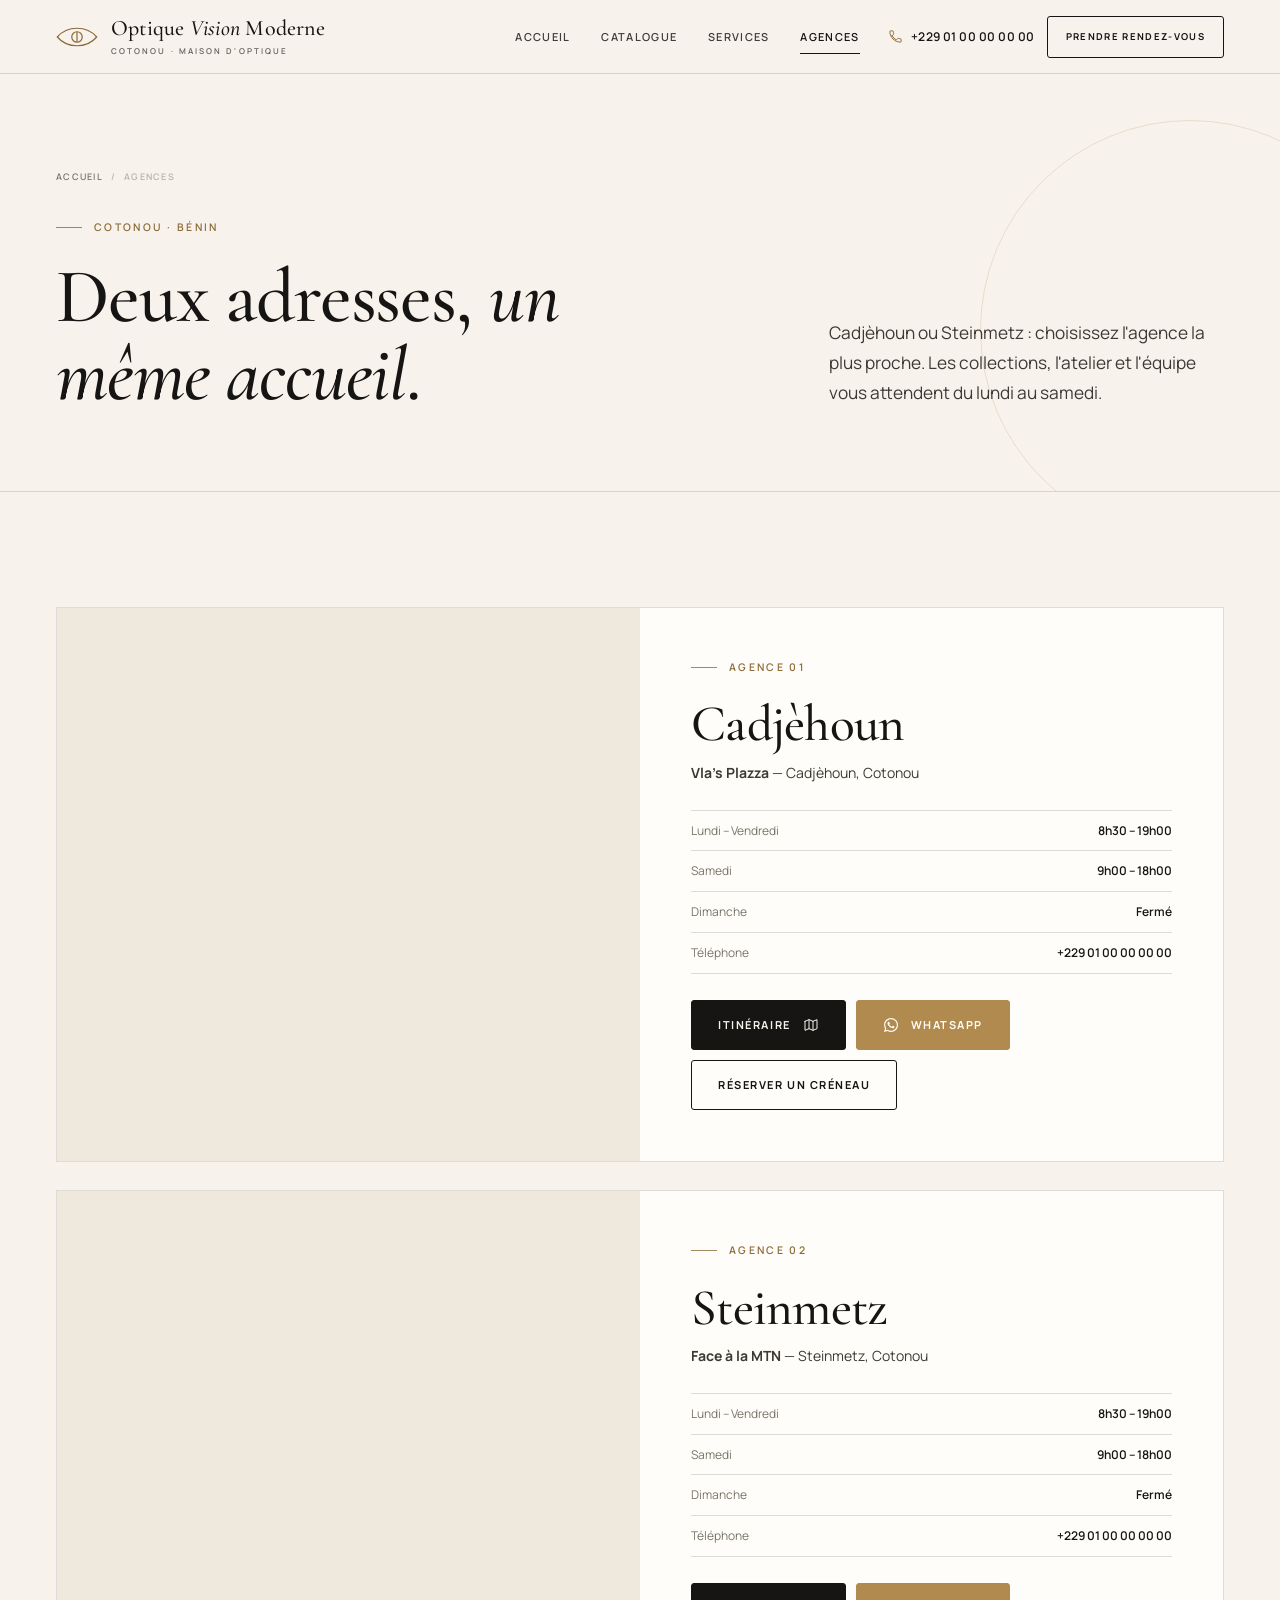
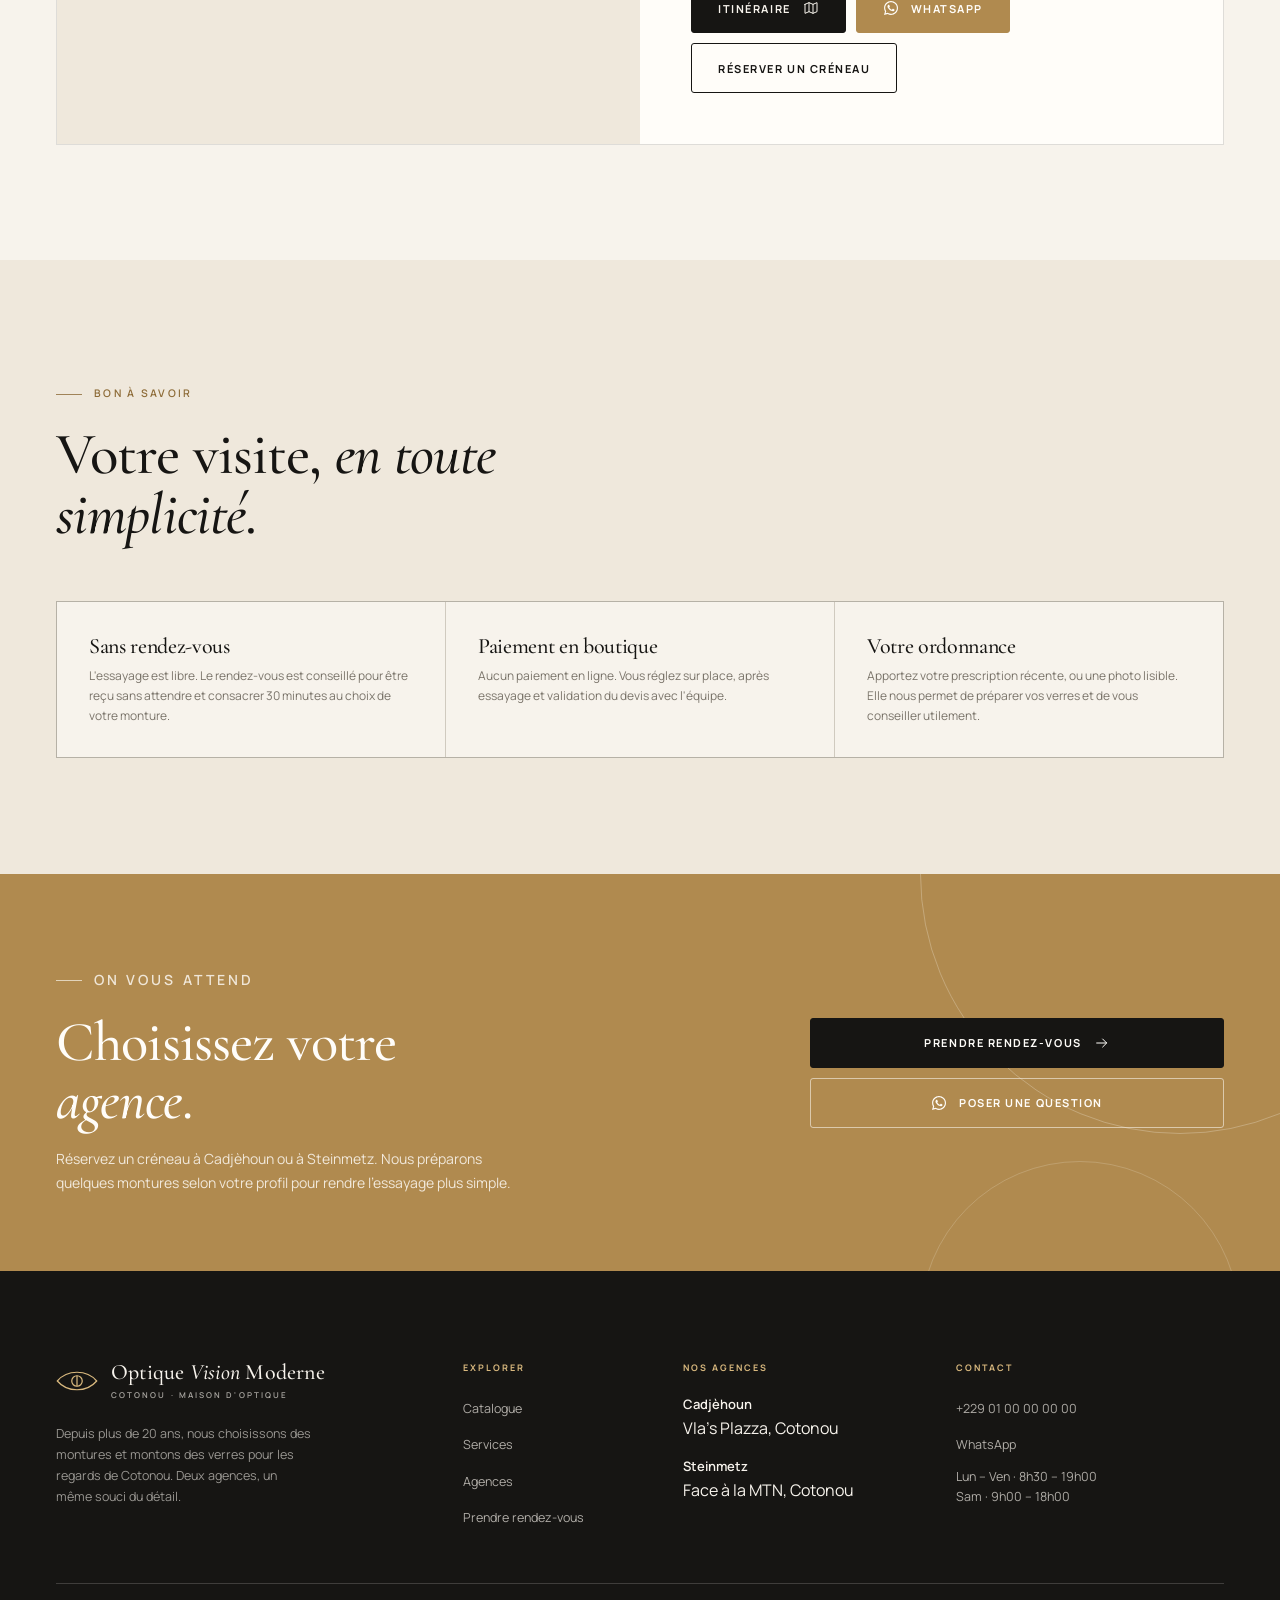
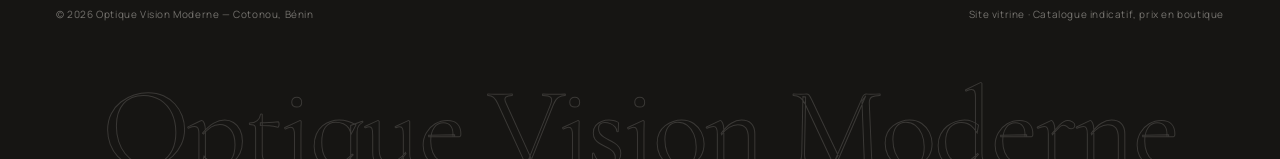
<file: agences.html>
<!DOCTYPE html>
<html lang="fr">
<head>
  <meta charset="UTF-8">
  <meta name="viewport" content="width=device-width, initial-scale=1">
  <title>Nos agences à Cotonou — Optique Vision Moderne</title>
  <meta name="description" content="Cadjèhoun (Vla's Plazza) et Steinmetz (face MTN) : horaires, itinéraires Google Maps et contacts directs.">
  <meta name="theme-color" content="#161513">
  <meta property="og:type" content="website">
  <meta property="og:locale" content="fr_BJ">
  <meta property="og:title" content="Nos agences à Cotonou — Optique Vision Moderne">
  <meta property="og:description" content="Cadjèhoun (Vla's Plazza) et Steinmetz (face MTN) : horaires, itinéraires Google Maps et contacts directs.">
  <meta property="og:image" content="assets/img/hero.jpg">
  <link rel="icon" href="assets/img/favicon.svg" type="image/svg+xml">
  <link rel="preconnect" href="https://fonts.googleapis.com">
  <link rel="preconnect" href="https://fonts.gstatic.com" crossorigin>
  <link href="https://fonts.googleapis.com/css2?family=Cormorant+Garamond:ital,wght@0,400;0,500;0,600;1,400;1,500&family=Manrope:wght@300;400;500;600;700&display=swap" rel="stylesheet">
  <link rel="stylesheet" href="assets/css/style.css">
  <script>document.documentElement.classList.add('js');</script>
  <script type="application/ld+json">
  {
    "@context": "https://schema.org",
    "@graph": [
      {
        "@type": "Organization",
        "@id": "#optique-vision-moderne",
        "name": "Optique Vision Moderne",
        "description": "Maison d'optique à Cotonou depuis plus de 20 ans. Montures de vue et solaires, verres correcteurs sur ordonnance, ajustage et service après-vente.",
        "logo": "assets/img/favicon.svg"
      },
      {
        "@type": "Optician",
        "name": "Optique Vision Moderne — Cadjèhoun",
        "parentOrganization": { "@id": "#optique-vision-moderne" },
        "telephone": "+22901000000",
        "address": {
          "@type": "PostalAddress",
          "streetAddress": "Vla's Plazza, Cadjèhoun",
          "addressLocality": "Cotonou",
          "addressCountry": "BJ"
        },
        "hasMap": "https://www.google.com/maps/search/?api=1&query=Vla%27s%20Plazza%20Cadj%C3%A8houn%20Cotonou",
        "openingHoursSpecification": [
          { "@type": "OpeningHoursSpecification", "dayOfWeek": ["Monday","Tuesday","Wednesday","Thursday","Friday"], "opens": "08:30", "closes": "19:00" },
          { "@type": "OpeningHoursSpecification", "dayOfWeek": "Saturday", "opens": "09:00", "closes": "18:00" }
        ]
      },
      {
        "@type": "Optician",
        "name": "Optique Vision Moderne — Steinmetz",
        "parentOrganization": { "@id": "#optique-vision-moderne" },
        "telephone": "+22901000000",
        "address": {
          "@type": "PostalAddress",
          "streetAddress": "Face à la MTN, Steinmetz",
          "addressLocality": "Cotonou",
          "addressCountry": "BJ"
        },
        "hasMap": "https://www.google.com/maps/search/?api=1&query=MTN%20Steinmetz%20Cotonou",
        "openingHoursSpecification": [
          { "@type": "OpeningHoursSpecification", "dayOfWeek": ["Monday","Tuesday","Wednesday","Thursday","Friday"], "opens": "08:30", "closes": "19:00" },
          { "@type": "OpeningHoursSpecification", "dayOfWeek": "Saturday", "opens": "09:00", "closes": "18:00" }
        ]
      }
    ]
  }
  </script>
</head>
<body data-page="agences">

  <a class="skip-link" href="#main">Aller au contenu</a>

  <svg class="svg-sprite" xmlns="http://www.w3.org/2000/svg" aria-hidden="true" style="position:absolute;width:0;height:0;overflow:hidden">
    <symbol id="i-arrow" viewBox="0 0 24 24" fill="none" stroke="currentColor" stroke-width="1.5" stroke-linecap="round" stroke-linejoin="round"><path d="M4 12h15M13 6l6 6-6 6"/></symbol>
    <symbol id="i-phone" viewBox="0 0 24 24" fill="none" stroke="currentColor" stroke-width="1.6" stroke-linecap="round" stroke-linejoin="round"><path d="M6.6 10.8a15.1 15.1 0 0 0 6.6 6.6l2.2-2.2c.3-.3.7-.4 1-.2 1.1.4 2.3.6 3.6.6.6 0 1 .4 1 1V20c0 .6-.4 1-1 1C10.6 21 3 13.4 3 4c0-.6.4-1 1-1h3.5c.6 0 1 .4 1 1 0 1.2.2 2.4.6 3.6.1.4 0 .8-.2 1l-2.3 2.2Z"/></symbol>
    <symbol id="i-wa" viewBox="0 0 448 512"><path fill="currentColor" d="M380.9 97.1C339 55.1 283.2 32 223.9 32c-122.4 0-222 99.6-222 222 0 39.1 10.2 77.3 29.6 111L0 480l117.7-30.9c32.4 17.7 68.9 27 106.1 27h.1c122.3 0 224.1-99.6 224.1-222 0-59.3-25.2-115-67.1-157zm-157 341.6c-33.2 0-65.7-8.9-94-25.7l-6.7-4-69.8 18.3L72 359.2l-4.4-7c-18.5-29.4-28.2-63.3-28.2-98.2 0-101.7 82.8-184.5 184.6-184.5 49.3 0 95.6 19.2 130.4 54.1 34.8 34.9 56.2 81.2 56.1 130.5 0 101.8-84.9 184.6-186.6 184.6zm101.2-138.2c-5.5-2.8-32.8-16.2-37.9-18-5.1-1.9-8.8-2.8-12.5 2.8-3.7 5.6-14.3 18-17.6 21.8-3.2 3.7-6.5 4.2-12 1.4-32.6-16.3-54-29.1-75.5-66-5.7-9.8 5.7-9.1 16.3-30.3 1.8-3.7.9-6.9-.5-9.7-1.4-2.8-12.5-30.1-17.1-41.2-4.5-10.8-9.1-9.3-12.5-9.5-3.2-.2-6.9-.2-10.6-.2-3.7 0-9.7 1.4-14.8 6.9-5.1 5.6-19.4 19-19.4 46.3 0 27.3 19.9 53.7 22.6 57.4 2.8 3.7 39.1 59.7 94.8 83.8 35.2 15.2 49 16.5 66.6 13.9 10.7-1.6 32.8-13.4 37.4-26.4 4.6-13 4.6-24.1 3.2-26.4-1.3-2.5-5-3.9-10.5-6.6z"/></symbol>
    <symbol id="i-pin" viewBox="0 0 24 24" fill="none" stroke="currentColor" stroke-width="1.5" stroke-linecap="round" stroke-linejoin="round"><path d="M12 21s7-5.1 7-11a7 7 0 1 0-14 0c0 5.9 7 11 7 11Z"/><circle cx="12" cy="10" r="2.6"/></symbol>
    <symbol id="i-clock" viewBox="0 0 24 24" fill="none" stroke="currentColor" stroke-width="1.5" stroke-linecap="round" stroke-linejoin="round"><circle cx="12" cy="12" r="9"/><path d="M12 7v5l3 2"/></symbol>
    <symbol id="i-check" viewBox="0 0 24 24" fill="none" stroke="currentColor" stroke-width="1.6" stroke-linecap="round" stroke-linejoin="round"><path d="m5 12 4.5 4.5L19 7"/></symbol>
    <symbol id="i-calendar" viewBox="0 0 24 24" fill="none" stroke="currentColor" stroke-width="1.5" stroke-linecap="round" stroke-linejoin="round"><rect x="3" y="5" width="18" height="16" rx="1"/><path d="M8 3v4M16 3v4M3 10h18"/></symbol>
    <symbol id="i-glasses" viewBox="0 0 24 24" fill="none" stroke="currentColor" stroke-width="1.5" stroke-linecap="round" stroke-linejoin="round"><circle cx="6.5" cy="14.5" r="3.5"/><circle cx="17.5" cy="14.5" r="3.5"/><path d="M10 13.5c.7-.7 1.3-1 2-1s1.3.3 2 1M3 14.5V9l2-3M21 14.5V9l-2-3"/></symbol>
    <symbol id="i-tools" viewBox="0 0 24 24" fill="none" stroke="currentColor" stroke-width="1.5" stroke-linecap="round" stroke-linejoin="round"><path d="M14.5 6.5a4 4 0 0 0 5 5L11 20a2.8 2.8 0 1 1-4-4l8.5-8.5Z"/><path d="m14 7 3 3"/></symbol>
    <symbol id="i-waves" viewBox="0 0 24 24" fill="none" stroke="currentColor" stroke-width="1.5" stroke-linecap="round"><path d="M3 8c2.2-2 4.3-2 6.5 0s4.3 2 6.5 0 4.3-2 5 0M3 13c2.2-2 4.3-2 6.5 0s4.3 2 6.5 0 4.3-2 5 0M3 18c2.2-2 4.3-2 6.5 0s4.3 2 6.5 0 4.3-2 5 0"/></symbol>
    <symbol id="i-shield" viewBox="0 0 24 24" fill="none" stroke="currentColor" stroke-width="1.5" stroke-linecap="round" stroke-linejoin="round"><path d="M12 3l7 3v6c0 4.5-3 7.5-7 9-4-1.5-7-4.5-7-9V6l7-3Z"/><path d="m9 12 2 2 4-4"/></symbol>
    <symbol id="i-user" viewBox="0 0 24 24" fill="none" stroke="currentColor" stroke-width="1.5" stroke-linecap="round" stroke-linejoin="round"><circle cx="12" cy="8" r="3.6"/><path d="M5 20c.8-3.6 3.4-5.5 7-5.5s6.2 1.9 7 5.5"/></symbol>
    <symbol id="i-search" viewBox="0 0 24 24" fill="none" stroke="currentColor" stroke-width="1.6" stroke-linecap="round"><circle cx="11" cy="11" r="7"/><path d="m16.5 16.5 4 4"/></symbol>
    <symbol id="i-close" viewBox="0 0 24 24" fill="none" stroke="currentColor" stroke-width="1.6" stroke-linecap="round"><path d="m6 6 12 12M18 6 6 18"/></symbol>
    <symbol id="i-chevron" viewBox="0 0 24 24" fill="none" stroke="currentColor" stroke-width="1.6" stroke-linecap="round" stroke-linejoin="round"><path d="m6 9 6 6 6-6"/></symbol>
    <symbol id="i-map" viewBox="0 0 24 24" fill="none" stroke="currentColor" stroke-width="1.5" stroke-linecap="round" stroke-linejoin="round"><path d="M3 6.5 9 4l6 2.5L21 4v13.5L15 20l-6-2.5L3 20V6.5Z"/><path d="M9 4v13.5M15 6.5V20"/></symbol>
    <symbol id="i-spark" viewBox="0 0 24 24" fill="none" stroke="currentColor" stroke-width="1.4" stroke-linecap="round" stroke-linejoin="round"><path d="M12 3v4M12 17v4M3 12h4M17 12h4M5.6 5.6l2.8 2.8M15.6 15.6l2.8 2.8M18.4 5.6l-2.8 2.8M8.4 15.6l-2.8 2.8"/></symbol>
    <symbol id="i-eye" viewBox="0 0 48 30" fill="none" stroke="currentColor" stroke-width="1.4"><path d="M1.5 15C7 8.5 14.2 5 24 5s17 3.5 22.5 10C41 21.5 33.8 25 24 25S7 21.5 1.5 15Z"/><circle cx="24" cy="15" r="6"/><path d="M24 9v12"/></symbol>
  </svg>

  <header class="site-header is-solid">
    <div class="container header-inner">
      <a class="brand" href="index.html" aria-label="Optique Vision Moderne — accueil">
        <svg class="brand__mark" aria-hidden="true"><use href="#i-eye"/></svg>
        <span class="brand__text">
          <span class="brand__name">Optique <em>Vision</em> Moderne</span>
          <span class="brand__sub">Cotonou · Maison d'optique</span>
        </span>
      </a>

      <nav class="nav" aria-label="Navigation principale">
        <a class="nav__link" data-nav="home" href="index.html">Accueil</a>
        <a class="nav__link" data-nav="catalogue" href="catalogue.html">Catalogue</a>
        <a class="nav__link" data-nav="services" href="services.html">Services</a>
        <a class="nav__link" data-nav="agences" href="agences.html">Agences</a>
      </nav>

      <div class="header-actions">
        <a class="header-phone" data-phone href="tel:+22901000000">
          <svg aria-hidden="true"><use href="#i-phone"/></svg>
          <span data-phone-text>+229 01 00 00 00 00</span>
        </a>
        <a class="btn btn--header" href="rendez-vous.html">Prendre rendez-vous</a>
        <button class="nav-toggle" type="button" aria-expanded="false" aria-controls="mobileMenu" aria-label="Ouvrir le menu">
          <span></span><span></span><span></span>
        </button>
      </div>
    </div>
  </header>

  <div class="mobile-menu" id="mobileMenu" aria-hidden="true">
    <nav class="mobile-menu__nav" aria-label="Navigation mobile">
      <a class="mobile-menu__link" href="index.html"><span>01</span> Accueil</a>
      <a class="mobile-menu__link" href="catalogue.html"><span>02</span> Catalogue</a>
      <a class="mobile-menu__link" href="services.html"><span>03</span> Services</a>
      <a class="mobile-menu__link" href="agences.html"><span>04</span> Agences</a>
      <a class="mobile-menu__link" href="rendez-vous.html"><span>05</span> Rendez-vous</a>
    </nav>
    <div class="mobile-menu__foot">
      <p>Cadjèhoun · Vla's Plazza — Steinmetz · face MTN</p>
      <p><a data-phone href="tel:+22901000000"><span data-phone-text>+229 01 00 00 00 00</span></a></p>
      <a class="btn btn--gold" href="rendez-vous.html">Réserver un essayage</a>
    </div>
  </div>
  
  <main id="main">

    <section class="page-hero">
      <div class="container page-hero__inner">
        <div>
          <nav class="breadcrumb" aria-label="Fil d'Ariane"><a href="index.html">Accueil</a><span>/</span><span>Agences</span></nav>
          <p class="eyebrow">Cotonou · Bénin</p>
          <h1>Deux adresses, <em>un même accueil</em>.</h1>
        </div>
        <div class="page-hero__aside">
          <p class="lead">Cadjèhoun ou Steinmetz : choisissez l'agence la plus proche. Les collections, l'atelier et l'équipe vous attendent du lundi au samedi.</p>
        </div>
      </div>
    </section>

    <section class="section">
      <div class="container">
        <article class="agency-detail" data-reveal>
          <div class="agency-detail__map">
            <iframe src="https://maps.google.com/maps?q=Vla's%20Plazza%2C%20Cadj%C3%A8houn%2C%20Cotonou&amp;z=15&amp;output=embed" title="Carte de l'agence de Cadjèhoun" loading="lazy" referrerpolicy="no-referrer-when-downgrade"></iframe>
          </div>
          <div class="agency-detail__body">
            <p class="eyebrow">Agence 01</p>
            <h2>Cadjèhoun</h2>
            <p class="agency-detail__address"><strong>Vla's Plazza</strong> — Cadjèhoun, Cotonou</p>
            <dl class="info-table">
              <div><dt>Lundi – Vendredi</dt><dd>8h30 – 19h00</dd></div>
              <div><dt>Samedi</dt><dd>9h00 – 18h00</dd></div>
              <div><dt>Dimanche</dt><dd>Fermé</dd></div>
              <div><dt>Téléphone</dt><dd><a data-phone href="tel:+22901000000"><span data-phone-text>+229 01 00 00 00 00</span></a></dd></div>
            </dl>
            <div class="agency-detail__actions">
              <a class="btn btn--dark" href="https://www.google.com/maps/search/?api=1&amp;query=Vla%27s%20Plazza%20Cadj%C3%A8houn%20Cotonou" target="_blank" rel="noopener">Itinéraire <svg aria-hidden="true"><use href="#i-map"/></svg></a>
              <a class="btn btn--gold" data-wa="Bonjour Optique Vision Moderne, je souhaite prendre rendez-vous à l'agence de Cadjèhoun (Vla's Plazza)." href="https://wa.me/22901000000"><svg aria-hidden="true"><use href="#i-wa"/></svg> WhatsApp</a>
              <a class="btn btn--outline" href="rendez-vous.html?agence=cadjehoun">Réserver un créneau</a>
            </div>
          </div>
        </article>

        <article class="agency-detail" data-reveal>
          <div class="agency-detail__map">
            <iframe src="https://maps.google.com/maps?q=MTN%20Steinmetz%2C%20Cotonou&amp;z=15&amp;output=embed" title="Carte de l'agence de Steinmetz" loading="lazy" referrerpolicy="no-referrer-when-downgrade"></iframe>
          </div>
          <div class="agency-detail__body">
            <p class="eyebrow">Agence 02</p>
            <h2>Steinmetz</h2>
            <p class="agency-detail__address"><strong>Face à la MTN</strong> — Steinmetz, Cotonou</p>
            <dl class="info-table">
              <div><dt>Lundi – Vendredi</dt><dd>8h30 – 19h00</dd></div>
              <div><dt>Samedi</dt><dd>9h00 – 18h00</dd></div>
              <div><dt>Dimanche</dt><dd>Fermé</dd></div>
              <div><dt>Téléphone</dt><dd><a data-phone href="tel:+22901000000"><span data-phone-text>+229 01 00 00 00 00</span></a></dd></div>
            </dl>
            <div class="agency-detail__actions">
              <a class="btn btn--dark" href="https://www.google.com/maps/search/?api=1&amp;query=MTN%20Steinmetz%20Cotonou" target="_blank" rel="noopener">Itinéraire <svg aria-hidden="true"><use href="#i-map"/></svg></a>
              <a class="btn btn--gold" data-wa="Bonjour Optique Vision Moderne, je souhaite prendre rendez-vous à l'agence de Steinmetz (face MTN)." href="https://wa.me/22901000000"><svg aria-hidden="true"><use href="#i-wa"/></svg> WhatsApp</a>
              <a class="btn btn--outline" href="rendez-vous.html?agence=steinmetz">Réserver un créneau</a>
            </div>
          </div>
        </article>
      </div>
    </section>
    <section class="section section--ivory-2">
      <div class="container">
        <div class="section-head" data-reveal>
          <div class="section-head__text">
            <p class="eyebrow">Bon à savoir</p>
            <h2>Votre visite, <em>en toute simplicité</em>.</h2>
          </div>
        </div>
        <div class="practical">
          <div class="practical__item" data-reveal>
            <h3>Sans rendez-vous</h3>
            <p>L'essayage est libre. Le rendez-vous est conseillé pour être reçu sans attendre et consacrer 30 minutes au choix de votre monture.</p>
          </div>
          <div class="practical__item" data-reveal style="--delay:80ms">
            <h3>Paiement en boutique</h3>
            <p>Aucun paiement en ligne. Vous réglez sur place, après essayage et validation du devis avec l'équipe.</p>
          </div>
          <div class="practical__item" data-reveal style="--delay:160ms">
            <h3>Votre ordonnance</h3>
            <p>Apportez votre prescription récente, ou une photo lisible. Elle nous permet de préparer vos verres et de vous conseiller utilement.</p>
          </div>
        </div>
      </div>
    </section>

    <section class="appointment section--tight">
      <div class="container appointment__inner">
        <div>
          <p class="eyebrow">On vous attend</p>
          <h2>Choisissez votre <em>agence</em>.</h2>
          <p>Réservez un créneau à Cadjèhoun ou à Steinmetz. Nous préparons quelques montures selon votre profil pour rendre l'essayage plus simple.</p>
        </div>
        <div class="appointment__actions">
          <a class="btn btn--dark" href="rendez-vous.html">Prendre rendez-vous <svg aria-hidden="true"><use href="#i-arrow"/></svg></a>
          <a class="btn btn--light" data-wa="Bonjour Optique Vision Moderne, je souhaite des informations pratiques sur vos agences à Cotonou." href="https://wa.me/22901000000"><svg aria-hidden="true"><use href="#i-wa"/></svg> Poser une question</a>
        </div>
      </div>
    </section>
</main>


  <footer class="site-footer">
    <div class="container">
      <div class="footer-top">
        <div class="footer-brand">
          <a class="brand" href="index.html" aria-label="Optique Vision Moderne — accueil">
            <svg class="brand__mark" aria-hidden="true"><use href="#i-eye"/></svg>
            <span class="brand__text">
              <span class="brand__name">Optique <em>Vision</em> Moderne</span>
              <span class="brand__sub">Cotonou · Maison d'optique</span>
            </span>
          </a>
          <p>Depuis plus de 20 ans, nous choisissons des montures et montons des verres pour les regards de Cotonou. Deux agences, un même souci du détail.</p>
        </div>
        <div class="footer-col">
          <h4>Explorer</h4>
          <ul>
            <li><a href="catalogue.html">Catalogue</a></li>
            <li><a href="services.html">Services</a></li>
            <li><a href="agences.html">Agences</a></li>
            <li><a href="rendez-vous.html">Prendre rendez-vous</a></li>
          </ul>
        </div>
        <div class="footer-col">
          <h4>Nos agences</h4>
          <address>
            <div><strong>Cadjèhoun</strong>Vla's Plazza, Cotonou</div>
            <div><strong>Steinmetz</strong>Face à la MTN, Cotonou</div>
          </address>
        </div>
        <div class="footer-col">
          <h4>Contact</h4>
          <ul>
            <li><a data-phone href="tel:+22901000000"><span data-phone-text>+229 01 00 00 00 00</span></a></li>
            <li><a data-wa="Bonjour Optique Vision Moderne, je souhaite des informations sur vos montures." href="https://wa.me/22901000000">WhatsApp</a></li>
            <li><p>Lun – Ven · 8h30 – 19h00<br>Sam · 9h00 – 18h00</p></li>
          </ul>
        </div>
      </div>
      <div class="footer-bottom">
        <p>© <span data-year>2026</span> Optique Vision Moderne — Cotonou, Bénin</p>
        <p>Site vitrine · Catalogue indicatif, prix en boutique</p>
      </div>
    </div>
    <div class="footer-wordmark" aria-hidden="true">Optique Vision Moderne</div>
  </footer>

  <div class="mobile-bar" aria-label="Actions rapides">
    <a data-phone href="tel:+22901000000"><svg aria-hidden="true"><use href="#i-phone"/></svg>Appeler</a>
    <a data-wa="Bonjour Optique Vision Moderne, je souhaite des informations sur vos montures." href="https://wa.me/22901000000"><svg aria-hidden="true"><use href="#i-wa"/></svg>WhatsApp</a>
    <a href="rendez-vous.html"><svg aria-hidden="true"><use href="#i-calendar"/></svg>Rendez-vous</a>
  </div>

  <div class="modal" id="productModal" aria-hidden="true">
    <div class="modal__backdrop" data-close></div>
    <div class="modal__dialog" role="dialog" aria-modal="true" aria-labelledby="modalTitle">
      <button class="modal__close" type="button" data-close aria-label="Fermer l'aperçu">
        <svg aria-hidden="true"><use href="#i-close"/></svg>
      </button>
      <div class="modal__media">
        <img id="modalImage" src="assets/img/p10.jpg" alt="" width="600" height="400">
      </div>
      <div class="modal__body">
        <p class="eyebrow eyebrow--plain" id="modalKicker">Monture homme · Aviateur</p>
        <h2 id="modalTitle">Héritage</h2>
        <p class="modal__desc" id="modalDesc"></p>
        <dl class="specs">
          <div><dt>Forme</dt><dd id="modalShape"></dd></div>
          <div><dt>Matière</dt><dd id="modalMaterial"></dd></div>
          <div><dt>Public</dt><dd id="modalGender"></dd></div>
        </dl>
        <a class="btn btn--dark btn--block" id="modalWa" href="https://wa.me/22901000000">
          Demander le prix <svg aria-hidden="true"><use href="#i-wa"/></svg>
        </a>
        <p class="fineprint">Prix et disponibilité confirmés en boutique. Essayage libre dans nos deux agences de Cotonou.</p>
      </div>
    </div>
  </div>

  <script src="assets/js/main.js"></script>
</body>
</html>
</file>
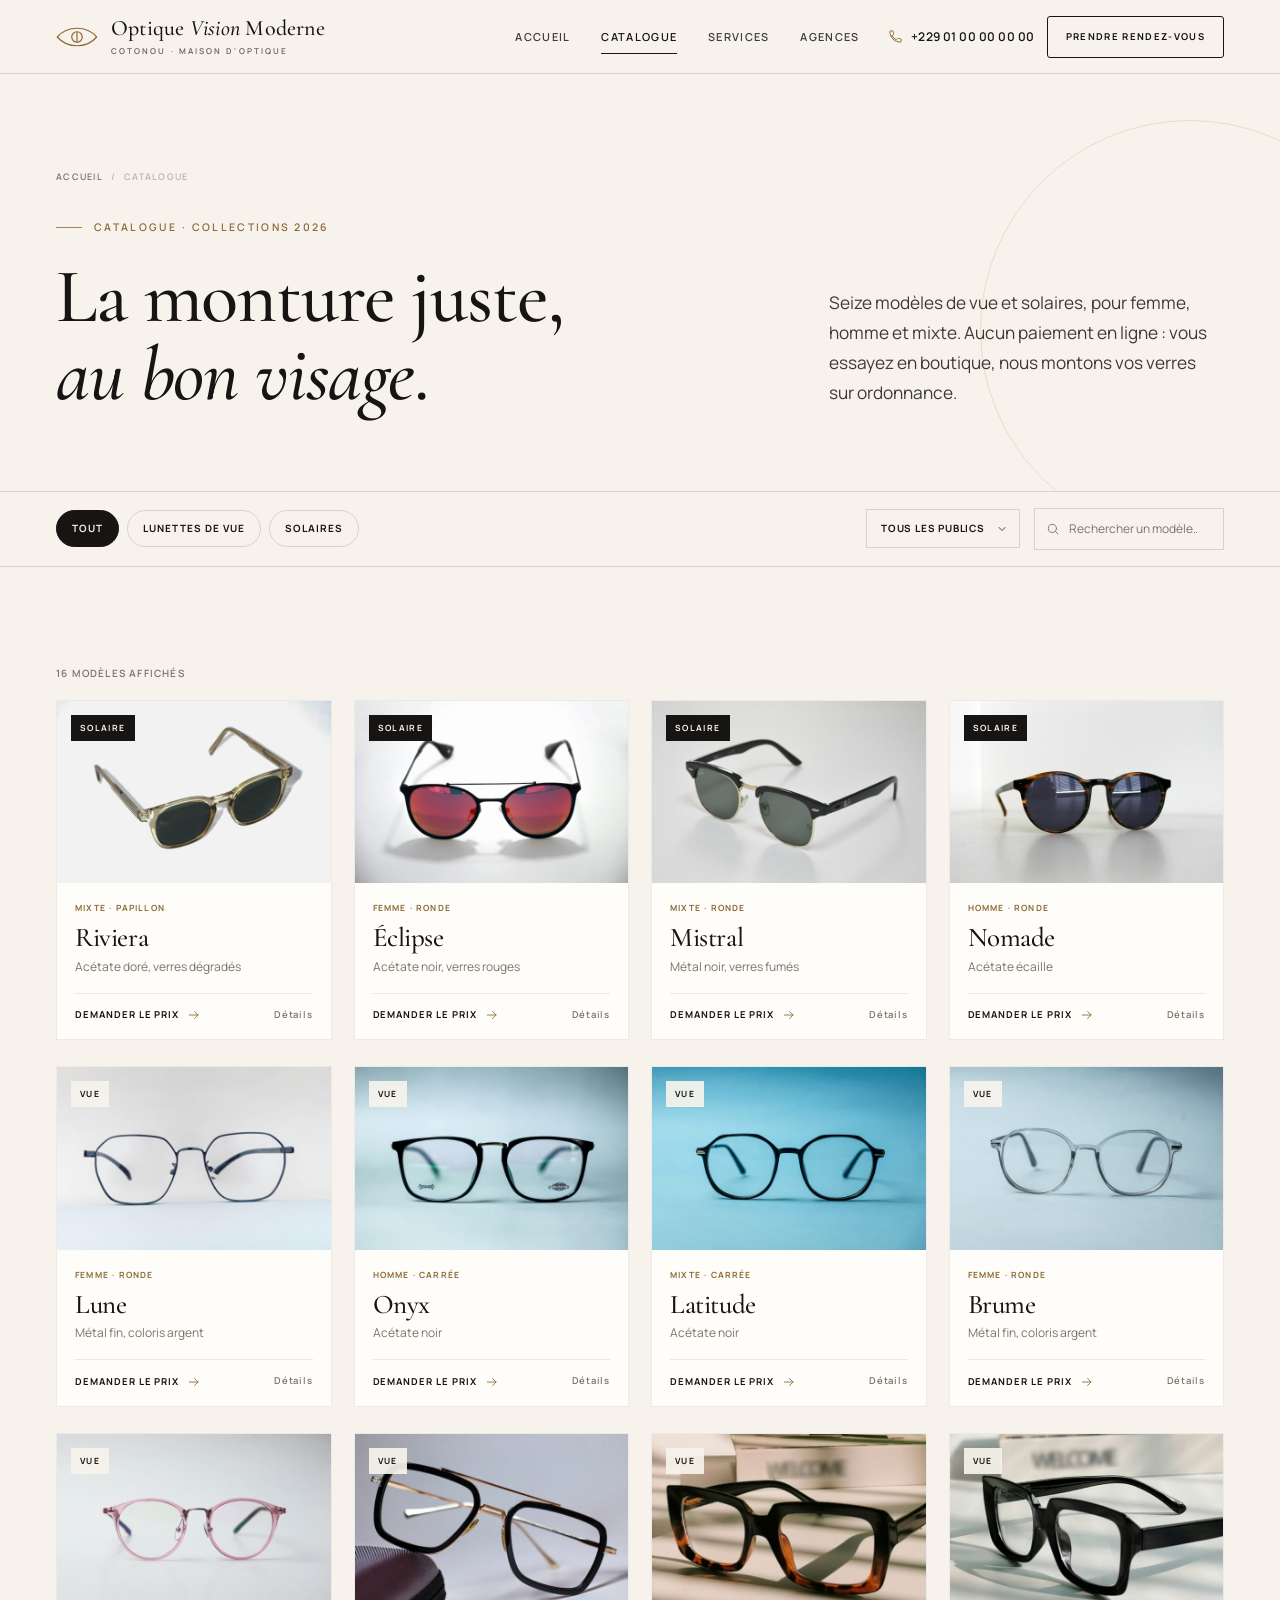
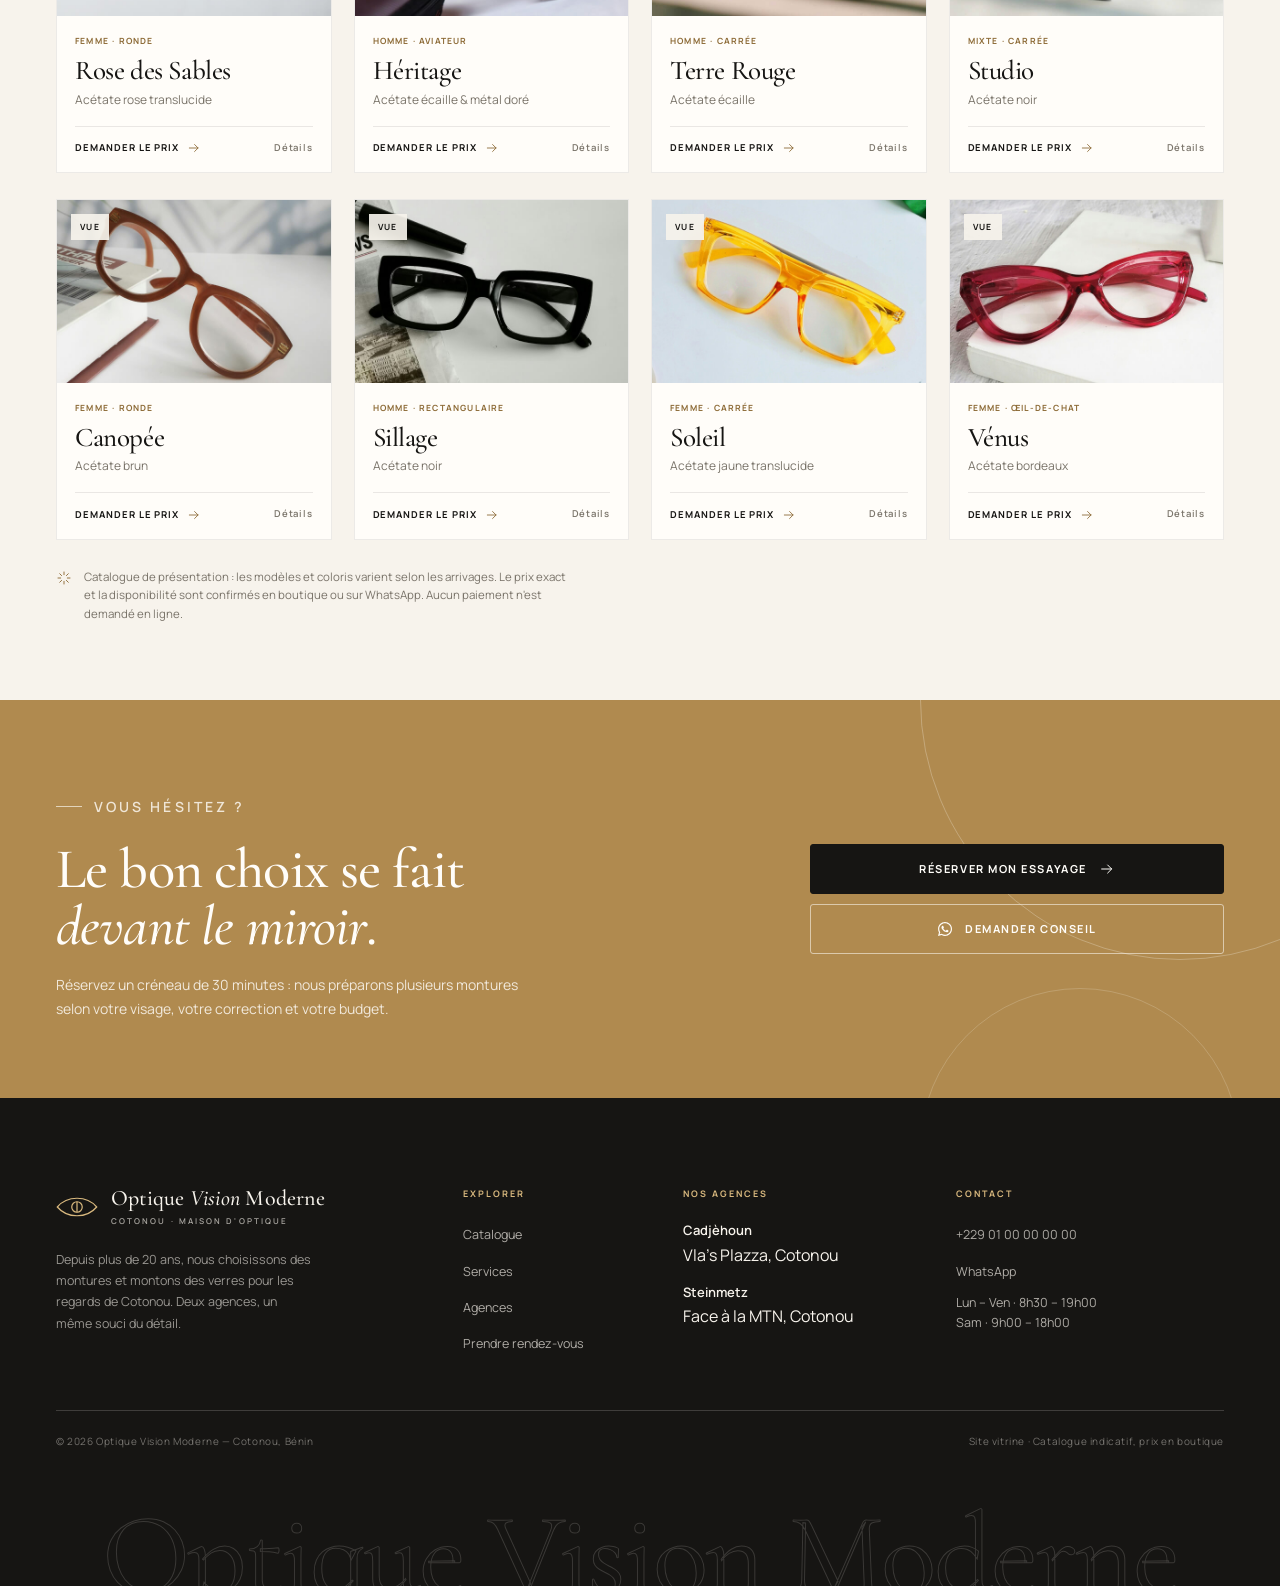
<file: catalogue.html>
<!DOCTYPE html>
<html lang="fr">
<head>
  <meta charset="UTF-8">
  <meta name="viewport" content="width=device-width, initial-scale=1">
  <title>Catalogue — Optique Vision Moderne | Cotonou</title>
  <meta name="description" content="Montures de vue et solaires à Cotonou : femme, homme, mixte. Demandez le prix sur WhatsApp et réservez votre essayage.">
  <meta name="theme-color" content="#161513">
  <meta property="og:type" content="website">
  <meta property="og:locale" content="fr_BJ">
  <meta property="og:title" content="Catalogue — Optique Vision Moderne | Cotonou">
  <meta property="og:description" content="Montures de vue et solaires à Cotonou : femme, homme, mixte. Demandez le prix sur WhatsApp et réservez votre essayage.">
  <meta property="og:image" content="assets/img/hero.jpg">
  <link rel="icon" href="assets/img/favicon.svg" type="image/svg+xml">
  <link rel="preconnect" href="https://fonts.googleapis.com">
  <link rel="preconnect" href="https://fonts.gstatic.com" crossorigin>
  <link href="https://fonts.googleapis.com/css2?family=Cormorant+Garamond:ital,wght@0,400;0,500;0,600;1,400;1,500&family=Manrope:wght@300;400;500;600;700&display=swap" rel="stylesheet">
  <link rel="stylesheet" href="assets/css/style.css">
  <script>document.documentElement.classList.add('js');</script>
  <script type="application/ld+json">
  {
    "@context": "https://schema.org",
    "@graph": [
      {
        "@type": "Organization",
        "@id": "#optique-vision-moderne",
        "name": "Optique Vision Moderne",
        "description": "Maison d'optique à Cotonou depuis plus de 20 ans. Montures de vue et solaires, verres correcteurs sur ordonnance, ajustage et service après-vente.",
        "logo": "assets/img/favicon.svg"
      },
      {
        "@type": "Optician",
        "name": "Optique Vision Moderne — Cadjèhoun",
        "parentOrganization": { "@id": "#optique-vision-moderne" },
        "telephone": "+22901000000",
        "address": {
          "@type": "PostalAddress",
          "streetAddress": "Vla's Plazza, Cadjèhoun",
          "addressLocality": "Cotonou",
          "addressCountry": "BJ"
        },
        "hasMap": "https://www.google.com/maps/search/?api=1&query=Vla%27s%20Plazza%20Cadj%C3%A8houn%20Cotonou",
        "openingHoursSpecification": [
          { "@type": "OpeningHoursSpecification", "dayOfWeek": ["Monday","Tuesday","Wednesday","Thursday","Friday"], "opens": "08:30", "closes": "19:00" },
          { "@type": "OpeningHoursSpecification", "dayOfWeek": "Saturday", "opens": "09:00", "closes": "18:00" }
        ]
      },
      {
        "@type": "Optician",
        "name": "Optique Vision Moderne — Steinmetz",
        "parentOrganization": { "@id": "#optique-vision-moderne" },
        "telephone": "+22901000000",
        "address": {
          "@type": "PostalAddress",
          "streetAddress": "Face à la MTN, Steinmetz",
          "addressLocality": "Cotonou",
          "addressCountry": "BJ"
        },
        "hasMap": "https://www.google.com/maps/search/?api=1&query=MTN%20Steinmetz%20Cotonou",
        "openingHoursSpecification": [
          { "@type": "OpeningHoursSpecification", "dayOfWeek": ["Monday","Tuesday","Wednesday","Thursday","Friday"], "opens": "08:30", "closes": "19:00" },
          { "@type": "OpeningHoursSpecification", "dayOfWeek": "Saturday", "opens": "09:00", "closes": "18:00" }
        ]
      }
    ]
  }
  </script>
</head>
<body data-page="catalogue">

  <a class="skip-link" href="#main">Aller au contenu</a>

  <svg class="svg-sprite" xmlns="http://www.w3.org/2000/svg" aria-hidden="true" style="position:absolute;width:0;height:0;overflow:hidden">
    <symbol id="i-arrow" viewBox="0 0 24 24" fill="none" stroke="currentColor" stroke-width="1.5" stroke-linecap="round" stroke-linejoin="round"><path d="M4 12h15M13 6l6 6-6 6"/></symbol>
    <symbol id="i-phone" viewBox="0 0 24 24" fill="none" stroke="currentColor" stroke-width="1.6" stroke-linecap="round" stroke-linejoin="round"><path d="M6.6 10.8a15.1 15.1 0 0 0 6.6 6.6l2.2-2.2c.3-.3.7-.4 1-.2 1.1.4 2.3.6 3.6.6.6 0 1 .4 1 1V20c0 .6-.4 1-1 1C10.6 21 3 13.4 3 4c0-.6.4-1 1-1h3.5c.6 0 1 .4 1 1 0 1.2.2 2.4.6 3.6.1.4 0 .8-.2 1l-2.3 2.2Z"/></symbol>
    <symbol id="i-wa" viewBox="0 0 448 512"><path fill="currentColor" d="M380.9 97.1C339 55.1 283.2 32 223.9 32c-122.4 0-222 99.6-222 222 0 39.1 10.2 77.3 29.6 111L0 480l117.7-30.9c32.4 17.7 68.9 27 106.1 27h.1c122.3 0 224.1-99.6 224.1-222 0-59.3-25.2-115-67.1-157zm-157 341.6c-33.2 0-65.7-8.9-94-25.7l-6.7-4-69.8 18.3L72 359.2l-4.4-7c-18.5-29.4-28.2-63.3-28.2-98.2 0-101.7 82.8-184.5 184.6-184.5 49.3 0 95.6 19.2 130.4 54.1 34.8 34.9 56.2 81.2 56.1 130.5 0 101.8-84.9 184.6-186.6 184.6zm101.2-138.2c-5.5-2.8-32.8-16.2-37.9-18-5.1-1.9-8.8-2.8-12.5 2.8-3.7 5.6-14.3 18-17.6 21.8-3.2 3.7-6.5 4.2-12 1.4-32.6-16.3-54-29.1-75.5-66-5.7-9.8 5.7-9.1 16.3-30.3 1.8-3.7.9-6.9-.5-9.7-1.4-2.8-12.5-30.1-17.1-41.2-4.5-10.8-9.1-9.3-12.5-9.5-3.2-.2-6.9-.2-10.6-.2-3.7 0-9.7 1.4-14.8 6.9-5.1 5.6-19.4 19-19.4 46.3 0 27.3 19.9 53.7 22.6 57.4 2.8 3.7 39.1 59.7 94.8 83.8 35.2 15.2 49 16.5 66.6 13.9 10.7-1.6 32.8-13.4 37.4-26.4 4.6-13 4.6-24.1 3.2-26.4-1.3-2.5-5-3.9-10.5-6.6z"/></symbol>
    <symbol id="i-pin" viewBox="0 0 24 24" fill="none" stroke="currentColor" stroke-width="1.5" stroke-linecap="round" stroke-linejoin="round"><path d="M12 21s7-5.1 7-11a7 7 0 1 0-14 0c0 5.9 7 11 7 11Z"/><circle cx="12" cy="10" r="2.6"/></symbol>
    <symbol id="i-clock" viewBox="0 0 24 24" fill="none" stroke="currentColor" stroke-width="1.5" stroke-linecap="round" stroke-linejoin="round"><circle cx="12" cy="12" r="9"/><path d="M12 7v5l3 2"/></symbol>
    <symbol id="i-check" viewBox="0 0 24 24" fill="none" stroke="currentColor" stroke-width="1.6" stroke-linecap="round" stroke-linejoin="round"><path d="m5 12 4.5 4.5L19 7"/></symbol>
    <symbol id="i-calendar" viewBox="0 0 24 24" fill="none" stroke="currentColor" stroke-width="1.5" stroke-linecap="round" stroke-linejoin="round"><rect x="3" y="5" width="18" height="16" rx="1"/><path d="M8 3v4M16 3v4M3 10h18"/></symbol>
    <symbol id="i-glasses" viewBox="0 0 24 24" fill="none" stroke="currentColor" stroke-width="1.5" stroke-linecap="round" stroke-linejoin="round"><circle cx="6.5" cy="14.5" r="3.5"/><circle cx="17.5" cy="14.5" r="3.5"/><path d="M10 13.5c.7-.7 1.3-1 2-1s1.3.3 2 1M3 14.5V9l2-3M21 14.5V9l-2-3"/></symbol>
    <symbol id="i-tools" viewBox="0 0 24 24" fill="none" stroke="currentColor" stroke-width="1.5" stroke-linecap="round" stroke-linejoin="round"><path d="M14.5 6.5a4 4 0 0 0 5 5L11 20a2.8 2.8 0 1 1-4-4l8.5-8.5Z"/><path d="m14 7 3 3"/></symbol>
    <symbol id="i-waves" viewBox="0 0 24 24" fill="none" stroke="currentColor" stroke-width="1.5" stroke-linecap="round"><path d="M3 8c2.2-2 4.3-2 6.5 0s4.3 2 6.5 0 4.3-2 5 0M3 13c2.2-2 4.3-2 6.5 0s4.3 2 6.5 0 4.3-2 5 0M3 18c2.2-2 4.3-2 6.5 0s4.3 2 6.5 0 4.3-2 5 0"/></symbol>
    <symbol id="i-shield" viewBox="0 0 24 24" fill="none" stroke="currentColor" stroke-width="1.5" stroke-linecap="round" stroke-linejoin="round"><path d="M12 3l7 3v6c0 4.5-3 7.5-7 9-4-1.5-7-4.5-7-9V6l7-3Z"/><path d="m9 12 2 2 4-4"/></symbol>
    <symbol id="i-user" viewBox="0 0 24 24" fill="none" stroke="currentColor" stroke-width="1.5" stroke-linecap="round" stroke-linejoin="round"><circle cx="12" cy="8" r="3.6"/><path d="M5 20c.8-3.6 3.4-5.5 7-5.5s6.2 1.9 7 5.5"/></symbol>
    <symbol id="i-search" viewBox="0 0 24 24" fill="none" stroke="currentColor" stroke-width="1.6" stroke-linecap="round"><circle cx="11" cy="11" r="7"/><path d="m16.5 16.5 4 4"/></symbol>
    <symbol id="i-close" viewBox="0 0 24 24" fill="none" stroke="currentColor" stroke-width="1.6" stroke-linecap="round"><path d="m6 6 12 12M18 6 6 18"/></symbol>
    <symbol id="i-chevron" viewBox="0 0 24 24" fill="none" stroke="currentColor" stroke-width="1.6" stroke-linecap="round" stroke-linejoin="round"><path d="m6 9 6 6 6-6"/></symbol>
    <symbol id="i-map" viewBox="0 0 24 24" fill="none" stroke="currentColor" stroke-width="1.5" stroke-linecap="round" stroke-linejoin="round"><path d="M3 6.5 9 4l6 2.5L21 4v13.5L15 20l-6-2.5L3 20V6.5Z"/><path d="M9 4v13.5M15 6.5V20"/></symbol>
    <symbol id="i-spark" viewBox="0 0 24 24" fill="none" stroke="currentColor" stroke-width="1.4" stroke-linecap="round" stroke-linejoin="round"><path d="M12 3v4M12 17v4M3 12h4M17 12h4M5.6 5.6l2.8 2.8M15.6 15.6l2.8 2.8M18.4 5.6l-2.8 2.8M8.4 15.6l-2.8 2.8"/></symbol>
    <symbol id="i-eye" viewBox="0 0 48 30" fill="none" stroke="currentColor" stroke-width="1.4"><path d="M1.5 15C7 8.5 14.2 5 24 5s17 3.5 22.5 10C41 21.5 33.8 25 24 25S7 21.5 1.5 15Z"/><circle cx="24" cy="15" r="6"/><path d="M24 9v12"/></symbol>
  </svg>

  <header class="site-header is-solid">
    <div class="container header-inner">
      <a class="brand" href="index.html" aria-label="Optique Vision Moderne — accueil">
        <svg class="brand__mark" aria-hidden="true"><use href="#i-eye"/></svg>
        <span class="brand__text">
          <span class="brand__name">Optique <em>Vision</em> Moderne</span>
          <span class="brand__sub">Cotonou · Maison d'optique</span>
        </span>
      </a>

      <nav class="nav" aria-label="Navigation principale">
        <a class="nav__link" data-nav="home" href="index.html">Accueil</a>
        <a class="nav__link" data-nav="catalogue" href="catalogue.html">Catalogue</a>
        <a class="nav__link" data-nav="services" href="services.html">Services</a>
        <a class="nav__link" data-nav="agences" href="agences.html">Agences</a>
      </nav>

      <div class="header-actions">
        <a class="header-phone" data-phone href="tel:+22901000000">
          <svg aria-hidden="true"><use href="#i-phone"/></svg>
          <span data-phone-text>+229 01 00 00 00 00</span>
        </a>
        <a class="btn btn--header" href="rendez-vous.html">Prendre rendez-vous</a>
        <button class="nav-toggle" type="button" aria-expanded="false" aria-controls="mobileMenu" aria-label="Ouvrir le menu">
          <span></span><span></span><span></span>
        </button>
      </div>
    </div>
  </header>

  <div class="mobile-menu" id="mobileMenu" aria-hidden="true">
    <nav class="mobile-menu__nav" aria-label="Navigation mobile">
      <a class="mobile-menu__link" href="index.html"><span>01</span> Accueil</a>
      <a class="mobile-menu__link" href="catalogue.html"><span>02</span> Catalogue</a>
      <a class="mobile-menu__link" href="services.html"><span>03</span> Services</a>
      <a class="mobile-menu__link" href="agences.html"><span>04</span> Agences</a>
      <a class="mobile-menu__link" href="rendez-vous.html"><span>05</span> Rendez-vous</a>
    </nav>
    <div class="mobile-menu__foot">
      <p>Cadjèhoun · Vla's Plazza — Steinmetz · face MTN</p>
      <p><a data-phone href="tel:+22901000000"><span data-phone-text>+229 01 00 00 00 00</span></a></p>
      <a class="btn btn--gold" href="rendez-vous.html">Réserver un essayage</a>
    </div>
  </div>
  
  <main id="main">

    <section class="page-hero">
      <div class="container page-hero__inner">
        <div>
          <nav class="breadcrumb" aria-label="Fil d'Ariane"><a href="index.html">Accueil</a><span>/</span><span>Catalogue</span></nav>
          <p class="eyebrow">Catalogue · Collections 2026</p>
          <h1>La monture juste, <em>au bon visage</em>.</h1>
        </div>
        <div class="page-hero__aside">
          <p class="lead">Seize modèles de vue et solaires, pour femme, homme et mixte. Aucun paiement en ligne : vous essayez en boutique, nous montons vos verres sur ordonnance.</p>
        </div>
      </div>
    </section>
    <div class="catalogue-toolbar">
      <div class="container catalogue-toolbar__inner">
        <div class="filters" role="group" aria-label="Filtrer par catégorie">
          <button class="chip is-active" type="button" data-filter-cat="all">Tout</button>
          <button class="chip" type="button" data-filter-cat="vue">Lunettes de vue</button>
          <button class="chip" type="button" data-filter-cat="solaire">Solaires</button>
        </div>
        <div class="toolbar-right">
          <div class="select-wrap">
            <label class="sr-only" for="genderFilter">Filtrer par public</label>
            <select id="genderFilter">
              <option value="all">Tous les publics</option>
              <option value="femme">Femme</option>
              <option value="homme">Homme</option>
              <option value="mixte">Mixte</option>
            </select>
            <svg aria-hidden="true"><use href="#i-chevron"/></svg>
          </div>
          <div class="search">
            <svg aria-hidden="true"><use href="#i-search"/></svg>
            <label class="sr-only" for="catalogueSearch">Rechercher un modèle</label>
            <input id="catalogueSearch" type="search" placeholder="Rechercher un modèle…" autocomplete="off">
          </div>
        </div>
      </div>
    </div>

    <section class="section section--tight">
      <div class="container">
        <div class="catalogue-count" id="catalogueCount" aria-live="polite">16 modèles affichés</div>
        <div class="product-grid catalogue-grid" id="catalogueGrid">
          <article class="product-card" data-product data-id="p01" data-name="Riviera" data-kicker="Solaire mixte · Papillon" data-cat="solaire" data-gender="mixte" data-gender-label="Mixte" data-shape="Papillon" data-material="Acétate doré, verres dégradés" data-desc="Une monture papillon dorée et légère, avec des verres dégradés qui adoucissent la lumière sans masquer le regard." data-reveal>
            <div class="product-media">
              <img src="assets/img/p01.jpg" alt="Lunettes de soleil papillon dorées, modèle Riviera" width="600" height="400" loading="lazy">
              <span class="product-tag product-tag--sun">Solaire</span>
              <button class="product-quick" type="button" data-modal>Aperçu</button>
            </div>
            <div class="product-body">
              <p class="product-kicker">Mixte · Papillon</p>
              <h3>Riviera</h3>
              <p class="product-material">Acétate doré, verres dégradés</p>
              <div class="product-actions">
                <a class="product-wa" data-wa="Bonjour Optique Vision Moderne, je suis intéressé(e) par le modèle Riviera. Pouvez-vous me confirmer le prix et la disponibilité ?" href="https://wa.me/22901000000">Demander le prix <svg aria-hidden="true"><use href="#i-arrow"/></svg></a>
                <button class="product-more" type="button" data-modal>Détails</button>
              </div>
            </div>
          </article>
          <article class="product-card" data-product data-id="p02" data-name="Éclipse" data-kicker="Solaire femme · Ronde" data-cat="solaire" data-gender="femme" data-gender-label="Femme" data-shape="Ronde" data-material="Acétate noir, verres rouges" data-desc="Un rond affirmé, un verre teinté rouge : la pièce forte d'une silhouette minimaliste." data-reveal>
            <div class="product-media">
              <img src="assets/img/p02.jpg" alt="Lunettes de soleil rondes noires à verres rouges, modèle Éclipse" width="600" height="400" loading="lazy">
              <span class="product-tag product-tag--sun">Solaire</span>
              <button class="product-quick" type="button" data-modal>Aperçu</button>
            </div>
            <div class="product-body">
              <p class="product-kicker">Femme · Ronde</p>
              <h3>Éclipse</h3>
              <p class="product-material">Acétate noir, verres rouges</p>
              <div class="product-actions">
                <a class="product-wa" data-wa="Bonjour Optique Vision Moderne, je suis intéressé(e) par le modèle Éclipse. Pouvez-vous me confirmer le prix et la disponibilité ?" href="https://wa.me/22901000000">Demander le prix <svg aria-hidden="true"><use href="#i-arrow"/></svg></a>
                <button class="product-more" type="button" data-modal>Détails</button>
              </div>
            </div>
          </article>
          <article class="product-card" data-product data-id="p03" data-name="Mistral" data-kicker="Solaire mixte · Ronde" data-cat="solaire" data-gender="mixte" data-gender-label="Mixte" data-shape="Ronde" data-material="Métal noir, verres fumés" data-desc="Fine monture métal, verres fumés et branches flexibles : l'essentiel solaire, sans effort." data-reveal>
            <div class="product-media">
              <img src="assets/img/p03.jpg" alt="Lunettes de soleil rondes en métal noir, modèle Mistral" width="600" height="400" loading="lazy">
              <span class="product-tag product-tag--sun">Solaire</span>
              <button class="product-quick" type="button" data-modal>Aperçu</button>
            </div>
            <div class="product-body">
              <p class="product-kicker">Mixte · Ronde</p>
              <h3>Mistral</h3>
              <p class="product-material">Métal noir, verres fumés</p>
              <div class="product-actions">
                <a class="product-wa" data-wa="Bonjour Optique Vision Moderne, je suis intéressé(e) par le modèle Mistral. Pouvez-vous me confirmer le prix et la disponibilité ?" href="https://wa.me/22901000000">Demander le prix <svg aria-hidden="true"><use href="#i-arrow"/></svg></a>
                <button class="product-more" type="button" data-modal>Détails</button>
              </div>
            </div>
          </article>
          <article class="product-card" data-product data-id="p04" data-name="Nomade" data-kicker="Solaire homme · Ronde" data-cat="solaire" data-gender="homme" data-gender-label="Homme" data-shape="Ronde" data-material="Acétate écaille" data-desc="Écaille profonde et forme ronde : une allure classique, pensée pour durer." data-reveal>
            <div class="product-media">
              <img src="assets/img/p04.jpg" alt="Lunettes de soleil rondes en écaille, modèle Nomade" width="600" height="400" loading="lazy">
              <span class="product-tag product-tag--sun">Solaire</span>
              <button class="product-quick" type="button" data-modal>Aperçu</button>
            </div>
            <div class="product-body">
              <p class="product-kicker">Homme · Ronde</p>
              <h3>Nomade</h3>
              <p class="product-material">Acétate écaille</p>
              <div class="product-actions">
                <a class="product-wa" data-wa="Bonjour Optique Vision Moderne, je suis intéressé(e) par le modèle Nomade. Pouvez-vous me confirmer le prix et la disponibilité ?" href="https://wa.me/22901000000">Demander le prix <svg aria-hidden="true"><use href="#i-arrow"/></svg></a>
                <button class="product-more" type="button" data-modal>Détails</button>
              </div>
            </div>
          </article>
          <article class="product-card" data-product data-id="p05" data-name="Lune" data-kicker="Monture femme · Ronde" data-cat="vue" data-gender="femme" data-gender-label="Femme" data-shape="Ronde" data-material="Métal fin, coloris argent" data-desc="Un fil d'argent autour du regard. Discrète, lumineuse, presque invisible." data-reveal>
            <div class="product-media">
              <img src="assets/img/p05.jpg" alt="Monture de vue ronde en métal argent, modèle Lune" width="600" height="400" loading="lazy">
              <span class="product-tag">Vue</span>
              <button class="product-quick" type="button" data-modal>Aperçu</button>
            </div>
            <div class="product-body">
              <p class="product-kicker">Femme · Ronde</p>
              <h3>Lune</h3>
              <p class="product-material">Métal fin, coloris argent</p>
              <div class="product-actions">
                <a class="product-wa" data-wa="Bonjour Optique Vision Moderne, je suis intéressé(e) par le modèle Lune. Pouvez-vous me confirmer le prix et la disponibilité ?" href="https://wa.me/22901000000">Demander le prix <svg aria-hidden="true"><use href="#i-arrow"/></svg></a>
                <button class="product-more" type="button" data-modal>Détails</button>
              </div>
            </div>
          </article>
          <article class="product-card" data-product data-id="p06" data-name="Onyx" data-kicker="Monture homme · Carrée" data-cat="vue" data-gender="homme" data-gender-label="Homme" data-shape="Carrée" data-material="Acétate noir" data-desc="La carrure noire, précise et intemporelle, pour un visage structuré." data-reveal>
            <div class="product-media">
              <img src="assets/img/p06.jpg" alt="Monture de vue carrée en acétate noir, modèle Onyx" width="600" height="400" loading="lazy">
              <span class="product-tag">Vue</span>
              <button class="product-quick" type="button" data-modal>Aperçu</button>
            </div>
            <div class="product-body">
              <p class="product-kicker">Homme · Carrée</p>
              <h3>Onyx</h3>
              <p class="product-material">Acétate noir</p>
              <div class="product-actions">
                <a class="product-wa" data-wa="Bonjour Optique Vision Moderne, je suis intéressé(e) par le modèle Onyx. Pouvez-vous me confirmer le prix et la disponibilité ?" href="https://wa.me/22901000000">Demander le prix <svg aria-hidden="true"><use href="#i-arrow"/></svg></a>
                <button class="product-more" type="button" data-modal>Détails</button>
              </div>
            </div>
          </article>
          <article class="product-card" data-product data-id="p07" data-name="Latitude" data-kicker="Monture mixte · Carrée" data-cat="vue" data-gender="mixte" data-gender-label="Mixte" data-shape="Carrée" data-material="Acétate noir" data-desc="Une monture nette et confortable, qui accompagne aussi bien le bureau que la ville." data-reveal>
            <div class="product-media">
              <img src="assets/img/p07.jpg" alt="Monture de vue carrée noire, modèle Latitude" width="600" height="400" loading="lazy">
              <span class="product-tag">Vue</span>
              <button class="product-quick" type="button" data-modal>Aperçu</button>
            </div>
            <div class="product-body">
              <p class="product-kicker">Mixte · Carrée</p>
              <h3>Latitude</h3>
              <p class="product-material">Acétate noir</p>
              <div class="product-actions">
                <a class="product-wa" data-wa="Bonjour Optique Vision Moderne, je suis intéressé(e) par le modèle Latitude. Pouvez-vous me confirmer le prix et la disponibilité ?" href="https://wa.me/22901000000">Demander le prix <svg aria-hidden="true"><use href="#i-arrow"/></svg></a>
                <button class="product-more" type="button" data-modal>Détails</button>
              </div>
            </div>
          </article>
          <article class="product-card" data-product data-id="p08" data-name="Brume" data-kicker="Monture femme · Ronde" data-cat="vue" data-gender="femme" data-gender-label="Femme" data-shape="Ronde" data-material="Métal fin, coloris argent" data-desc="Rondeur douce et métal brossé : le modèle qui adoucit les traits. Ultra-légère, elle se fait oublier." data-reveal>
            <div class="product-media">
              <img src="assets/img/p08.jpg" alt="Monture de vue ronde en métal argent, modèle Brume" width="600" height="400" loading="lazy">
              <span class="product-tag">Vue</span>
              <button class="product-quick" type="button" data-modal>Aperçu</button>
            </div>
            <div class="product-body">
              <p class="product-kicker">Femme · Ronde</p>
              <h3>Brume</h3>
              <p class="product-material">Métal fin, coloris argent</p>
              <div class="product-actions">
                <a class="product-wa" data-wa="Bonjour Optique Vision Moderne, je suis intéressé(e) par le modèle Brume. Pouvez-vous me confirmer le prix et la disponibilité ?" href="https://wa.me/22901000000">Demander le prix <svg aria-hidden="true"><use href="#i-arrow"/></svg></a>
                <button class="product-more" type="button" data-modal>Détails</button>
              </div>
            </div>
          </article>
          <article class="product-card" data-product data-id="p09" data-name="Rose des Sables" data-kicker="Monture femme · Ronde" data-cat="vue" data-gender="femme" data-gender-label="Femme" data-shape="Ronde" data-material="Acétate rose translucide" data-desc="Un rose poudré translucide, délicat et singulier, qui réchauffe le teint." data-reveal>
            <div class="product-media">
              <img src="assets/img/p09.jpg" alt="Monture de vue ronde en acétate rose translucide, modèle Rose des Sables" width="600" height="400" loading="lazy">
              <span class="product-tag">Vue</span>
              <button class="product-quick" type="button" data-modal>Aperçu</button>
            </div>
            <div class="product-body">
              <p class="product-kicker">Femme · Ronde</p>
              <h3>Rose des Sables</h3>
              <p class="product-material">Acétate rose translucide</p>
              <div class="product-actions">
                <a class="product-wa" data-wa="Bonjour Optique Vision Moderne, je suis intéressé(e) par le modèle Rose des Sables. Pouvez-vous me confirmer le prix et la disponibilité ?" href="https://wa.me/22901000000">Demander le prix <svg aria-hidden="true"><use href="#i-arrow"/></svg></a>
                <button class="product-more" type="button" data-modal>Détails</button>
              </div>
            </div>
          </article>
          <article class="product-card" data-product data-id="p10" data-name="Héritage" data-kicker="Monture homme · Aviateur" data-cat="vue" data-gender="homme" data-gender-label="Homme" data-shape="Aviateur" data-material="Acétate écaille & métal doré" data-desc="L'esprit aviateur revisité : une double barre fine, un écaille chaud et des branches légères." data-reveal>
            <div class="product-media">
              <img src="assets/img/p10.jpg" alt="Monture de vue aviateur en écaille et métal doré, modèle Héritage" width="600" height="400" loading="lazy">
              <span class="product-tag">Vue</span>
              <button class="product-quick" type="button" data-modal>Aperçu</button>
            </div>
            <div class="product-body">
              <p class="product-kicker">Homme · Aviateur</p>
              <h3>Héritage</h3>
              <p class="product-material">Acétate écaille & métal doré</p>
              <div class="product-actions">
                <a class="product-wa" data-wa="Bonjour Optique Vision Moderne, je suis intéressé(e) par le modèle Héritage. Pouvez-vous me confirmer le prix et la disponibilité ?" href="https://wa.me/22901000000">Demander le prix <svg aria-hidden="true"><use href="#i-arrow"/></svg></a>
                <button class="product-more" type="button" data-modal>Détails</button>
              </div>
            </div>
          </article>
          <article class="product-card" data-product data-id="p11" data-name="Terre Rouge" data-kicker="Monture homme · Carrée" data-cat="vue" data-gender="homme" data-gender-label="Homme" data-shape="Carrée" data-material="Acétate écaille" data-desc="Écaille ambrée, lignes franches : une monture de caractère, sans excès." data-reveal>
            <div class="product-media">
              <img src="assets/img/p11.jpg" alt="Monture de vue carrée en écaille ambrée, modèle Terre Rouge" width="600" height="400" loading="lazy">
              <span class="product-tag">Vue</span>
              <button class="product-quick" type="button" data-modal>Aperçu</button>
            </div>
            <div class="product-body">
              <p class="product-kicker">Homme · Carrée</p>
              <h3>Terre Rouge</h3>
              <p class="product-material">Acétate écaille</p>
              <div class="product-actions">
                <a class="product-wa" data-wa="Bonjour Optique Vision Moderne, je suis intéressé(e) par le modèle Terre Rouge. Pouvez-vous me confirmer le prix et la disponibilité ?" href="https://wa.me/22901000000">Demander le prix <svg aria-hidden="true"><use href="#i-arrow"/></svg></a>
                <button class="product-more" type="button" data-modal>Détails</button>
              </div>
            </div>
          </article>
          <article class="product-card" data-product data-id="p12" data-name="Studio" data-kicker="Monture mixte · Carrée" data-cat="vue" data-gender="mixte" data-gender-label="Mixte" data-shape="Carrée" data-material="Acétate noir" data-desc="Une monture graphique et solide, pour ceux qui aiment les lignes assumées." data-reveal>
            <div class="product-media">
              <img src="assets/img/p12.jpg" alt="Monture de vue carrée en acétate noir, modèle Studio" width="600" height="400" loading="lazy">
              <span class="product-tag">Vue</span>
              <button class="product-quick" type="button" data-modal>Aperçu</button>
            </div>
            <div class="product-body">
              <p class="product-kicker">Mixte · Carrée</p>
              <h3>Studio</h3>
              <p class="product-material">Acétate noir</p>
              <div class="product-actions">
                <a class="product-wa" data-wa="Bonjour Optique Vision Moderne, je suis intéressé(e) par le modèle Studio. Pouvez-vous me confirmer le prix et la disponibilité ?" href="https://wa.me/22901000000">Demander le prix <svg aria-hidden="true"><use href="#i-arrow"/></svg></a>
                <button class="product-more" type="button" data-modal>Détails</button>
              </div>
            </div>
          </article>
          <article class="product-card" data-product data-id="p13" data-name="Canopée" data-kicker="Monture femme · Ronde" data-cat="vue" data-gender="femme" data-gender-label="Femme" data-shape="Ronde" data-material="Acétate brun" data-desc="Un brun profond, une rondeur organique, un rendu naturel." data-reveal>
            <div class="product-media">
              <img src="assets/img/p13.jpg" alt="Monture de vue ronde en acétate brun, modèle Canopée" width="600" height="400" loading="lazy">
              <span class="product-tag">Vue</span>
              <button class="product-quick" type="button" data-modal>Aperçu</button>
            </div>
            <div class="product-body">
              <p class="product-kicker">Femme · Ronde</p>
              <h3>Canopée</h3>
              <p class="product-material">Acétate brun</p>
              <div class="product-actions">
                <a class="product-wa" data-wa="Bonjour Optique Vision Moderne, je suis intéressé(e) par le modèle Canopée. Pouvez-vous me confirmer le prix et la disponibilité ?" href="https://wa.me/22901000000">Demander le prix <svg aria-hidden="true"><use href="#i-arrow"/></svg></a>
                <button class="product-more" type="button" data-modal>Détails</button>
              </div>
            </div>
          </article>
          <article class="product-card" data-product data-id="p14" data-name="Sillage" data-kicker="Monture homme · Rectangulaire" data-cat="vue" data-gender="homme" data-gender-label="Homme" data-shape="Rectangulaire" data-material="Acétate noir" data-desc="Rectangulaire, sobre, bien équilibrée : la monture du quotidien." data-reveal>
            <div class="product-media">
              <img src="assets/img/p14.jpg" alt="Monture de vue rectangulaire noire, modèle Sillage" width="600" height="400" loading="lazy">
              <span class="product-tag">Vue</span>
              <button class="product-quick" type="button" data-modal>Aperçu</button>
            </div>
            <div class="product-body">
              <p class="product-kicker">Homme · Rectangulaire</p>
              <h3>Sillage</h3>
              <p class="product-material">Acétate noir</p>
              <div class="product-actions">
                <a class="product-wa" data-wa="Bonjour Optique Vision Moderne, je suis intéressé(e) par le modèle Sillage. Pouvez-vous me confirmer le prix et la disponibilité ?" href="https://wa.me/22901000000">Demander le prix <svg aria-hidden="true"><use href="#i-arrow"/></svg></a>
                <button class="product-more" type="button" data-modal>Détails</button>
              </div>
            </div>
          </article>
          <article class="product-card" data-product data-id="p15" data-name="Soleil" data-kicker="Monture femme · Carrée" data-cat="vue" data-gender="femme" data-gender-label="Femme" data-shape="Carrée" data-material="Acétate jaune translucide" data-desc="Une touche de couleur solaire, à porter comme un accessoire." data-reveal>
            <div class="product-media">
              <img src="assets/img/p15.jpg" alt="Monture de vue carrée en acétate jaune translucide, modèle Soleil" width="600" height="400" loading="lazy">
              <span class="product-tag">Vue</span>
              <button class="product-quick" type="button" data-modal>Aperçu</button>
            </div>
            <div class="product-body">
              <p class="product-kicker">Femme · Carrée</p>
              <h3>Soleil</h3>
              <p class="product-material">Acétate jaune translucide</p>
              <div class="product-actions">
                <a class="product-wa" data-wa="Bonjour Optique Vision Moderne, je suis intéressé(e) par le modèle Soleil. Pouvez-vous me confirmer le prix et la disponibilité ?" href="https://wa.me/22901000000">Demander le prix <svg aria-hidden="true"><use href="#i-arrow"/></svg></a>
                <button class="product-more" type="button" data-modal>Détails</button>
              </div>
            </div>
          </article>
          <article class="product-card" data-product data-id="p16" data-name="Vénus" data-kicker="Monture femme · Œil-de-chat" data-cat="vue" data-gender="femme" data-gender-label="Femme" data-shape="Œil-de-chat" data-material="Acétate bordeaux" data-desc="L'œil-de-chat en bordeaux : une allure rétro, résolument féminine." data-reveal>
            <div class="product-media">
              <img src="assets/img/p16.jpg" alt="Monture de vue œil-de-chat bordeaux, modèle Vénus" width="600" height="400" loading="lazy">
              <span class="product-tag">Vue</span>
              <button class="product-quick" type="button" data-modal>Aperçu</button>
            </div>
            <div class="product-body">
              <p class="product-kicker">Femme · Œil-de-chat</p>
              <h3>Vénus</h3>
              <p class="product-material">Acétate bordeaux</p>
              <div class="product-actions">
                <a class="product-wa" data-wa="Bonjour Optique Vision Moderne, je suis intéressé(e) par le modèle Vénus. Pouvez-vous me confirmer le prix et la disponibilité ?" href="https://wa.me/22901000000">Demander le prix <svg aria-hidden="true"><use href="#i-arrow"/></svg></a>
                <button class="product-more" type="button" data-modal>Détails</button>
              </div>
            </div>
          </article>
        </div>

        <div class="empty-state" id="catalogueEmpty">
          <h3>Aucun modèle ne correspond.</h3>
          <p>Essayez un autre mot-clé, ou parcourez toutes les montures. Notre équipe peut aussi vous conseiller sur WhatsApp.</p>
          <button class="btn btn--dark btn--sm" type="button" id="catalogueReset">Réinitialiser les filtres</button>
        </div>

        <div class="catalogue-note">
          <svg aria-hidden="true"><use href="#i-spark"/></svg>
          <p>Catalogue de présentation : les modèles et coloris varient selon les arrivages. Le prix exact et la disponibilité sont confirmés en boutique ou sur WhatsApp. Aucun paiement n'est demandé en ligne.</p>
        </div>
      </div>
    </section>

    <section class="appointment section--tight">
      <div class="container appointment__inner">
        <div>
          <p class="eyebrow">Vous hésitez ?</p>
          <h2>Le bon choix se fait <em>devant le miroir</em>.</h2>
          <p>Réservez un créneau de 30 minutes : nous préparons plusieurs montures selon votre visage, votre correction et votre budget.</p>
        </div>
        <div class="appointment__actions">
          <a class="btn btn--dark" href="rendez-vous.html">Réserver mon essayage <svg aria-hidden="true"><use href="#i-arrow"/></svg></a>
          <a class="btn btn--light" data-wa="Bonjour Optique Vision Moderne, je souhaite un conseil pour choisir une monture. Pouvez-vous m'aider ?" href="https://wa.me/22901000000"><svg aria-hidden="true"><use href="#i-wa"/></svg> Demander conseil</a>
        </div>
      </div>
    </section>

</main>


  <footer class="site-footer">
    <div class="container">
      <div class="footer-top">
        <div class="footer-brand">
          <a class="brand" href="index.html" aria-label="Optique Vision Moderne — accueil">
            <svg class="brand__mark" aria-hidden="true"><use href="#i-eye"/></svg>
            <span class="brand__text">
              <span class="brand__name">Optique <em>Vision</em> Moderne</span>
              <span class="brand__sub">Cotonou · Maison d'optique</span>
            </span>
          </a>
          <p>Depuis plus de 20 ans, nous choisissons des montures et montons des verres pour les regards de Cotonou. Deux agences, un même souci du détail.</p>
        </div>
        <div class="footer-col">
          <h4>Explorer</h4>
          <ul>
            <li><a href="catalogue.html">Catalogue</a></li>
            <li><a href="services.html">Services</a></li>
            <li><a href="agences.html">Agences</a></li>
            <li><a href="rendez-vous.html">Prendre rendez-vous</a></li>
          </ul>
        </div>
        <div class="footer-col">
          <h4>Nos agences</h4>
          <address>
            <div><strong>Cadjèhoun</strong>Vla's Plazza, Cotonou</div>
            <div><strong>Steinmetz</strong>Face à la MTN, Cotonou</div>
          </address>
        </div>
        <div class="footer-col">
          <h4>Contact</h4>
          <ul>
            <li><a data-phone href="tel:+22901000000"><span data-phone-text>+229 01 00 00 00 00</span></a></li>
            <li><a data-wa="Bonjour Optique Vision Moderne, je souhaite des informations sur vos montures." href="https://wa.me/22901000000">WhatsApp</a></li>
            <li><p>Lun – Ven · 8h30 – 19h00<br>Sam · 9h00 – 18h00</p></li>
          </ul>
        </div>
      </div>
      <div class="footer-bottom">
        <p>© <span data-year>2026</span> Optique Vision Moderne — Cotonou, Bénin</p>
        <p>Site vitrine · Catalogue indicatif, prix en boutique</p>
      </div>
    </div>
    <div class="footer-wordmark" aria-hidden="true">Optique Vision Moderne</div>
  </footer>

  <div class="mobile-bar" aria-label="Actions rapides">
    <a data-phone href="tel:+22901000000"><svg aria-hidden="true"><use href="#i-phone"/></svg>Appeler</a>
    <a data-wa="Bonjour Optique Vision Moderne, je souhaite des informations sur vos montures." href="https://wa.me/22901000000"><svg aria-hidden="true"><use href="#i-wa"/></svg>WhatsApp</a>
    <a href="rendez-vous.html"><svg aria-hidden="true"><use href="#i-calendar"/></svg>Rendez-vous</a>
  </div>

  <div class="modal" id="productModal" aria-hidden="true">
    <div class="modal__backdrop" data-close></div>
    <div class="modal__dialog" role="dialog" aria-modal="true" aria-labelledby="modalTitle">
      <button class="modal__close" type="button" data-close aria-label="Fermer l'aperçu">
        <svg aria-hidden="true"><use href="#i-close"/></svg>
      </button>
      <div class="modal__media">
        <img id="modalImage" src="assets/img/p10.jpg" alt="" width="600" height="400">
      </div>
      <div class="modal__body">
        <p class="eyebrow eyebrow--plain" id="modalKicker">Monture homme · Aviateur</p>
        <h2 id="modalTitle">Héritage</h2>
        <p class="modal__desc" id="modalDesc"></p>
        <dl class="specs">
          <div><dt>Forme</dt><dd id="modalShape"></dd></div>
          <div><dt>Matière</dt><dd id="modalMaterial"></dd></div>
          <div><dt>Public</dt><dd id="modalGender"></dd></div>
        </dl>
        <a class="btn btn--dark btn--block" id="modalWa" href="https://wa.me/22901000000">
          Demander le prix <svg aria-hidden="true"><use href="#i-wa"/></svg>
        </a>
        <p class="fineprint">Prix et disponibilité confirmés en boutique. Essayage libre dans nos deux agences de Cotonou.</p>
      </div>
    </div>
  </div>

  <script src="assets/js/main.js"></script>
</body>
</html>
</file>
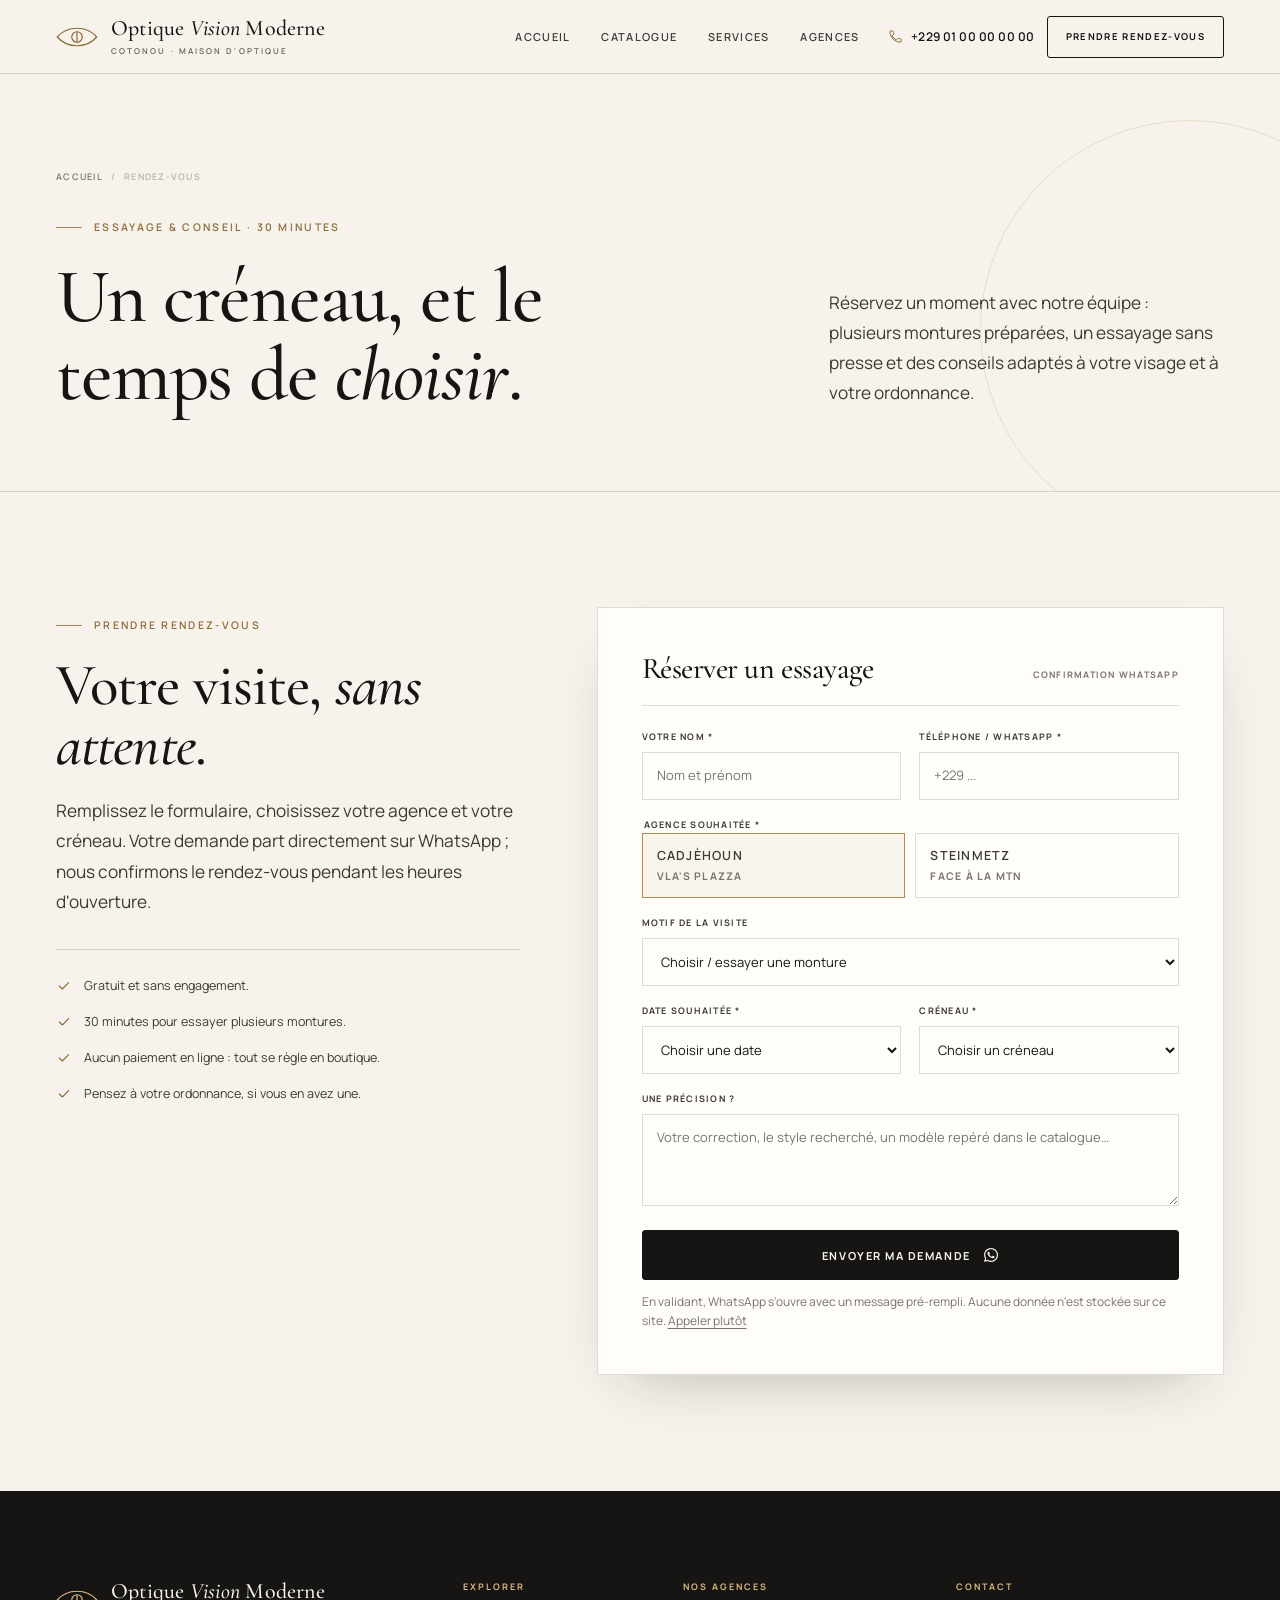
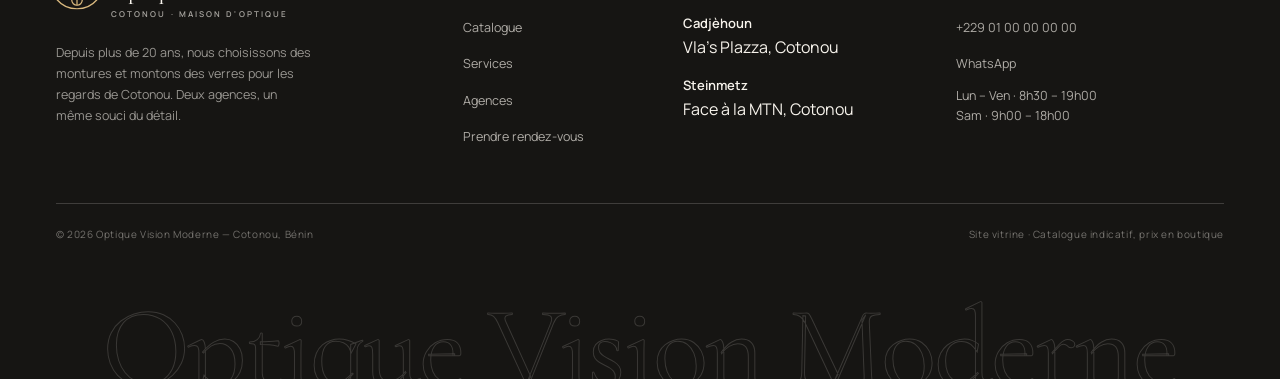
<file: rendez-vous.html>
<!DOCTYPE html>
<html lang="fr">
<head>
  <meta charset="UTF-8">
  <meta name="viewport" content="width=device-width, initial-scale=1">
  <title>Prendre rendez-vous — Optique Vision Moderne</title>
  <meta name="description" content="Réservez un créneau d'essayage ou de conseil dans l'une de nos deux agences à Cotonou. Confirmation par WhatsApp.">
  <meta name="theme-color" content="#161513">
  <meta property="og:type" content="website">
  <meta property="og:locale" content="fr_BJ">
  <meta property="og:title" content="Prendre rendez-vous — Optique Vision Moderne">
  <meta property="og:description" content="Réservez un créneau d'essayage ou de conseil dans l'une de nos deux agences à Cotonou. Confirmation par WhatsApp.">
  <meta property="og:image" content="assets/img/hero.jpg">
  <link rel="icon" href="assets/img/favicon.svg" type="image/svg+xml">
  <link rel="preconnect" href="https://fonts.googleapis.com">
  <link rel="preconnect" href="https://fonts.gstatic.com" crossorigin>
  <link href="https://fonts.googleapis.com/css2?family=Cormorant+Garamond:ital,wght@0,400;0,500;0,600;1,400;1,500&family=Manrope:wght@300;400;500;600;700&display=swap" rel="stylesheet">
  <link rel="stylesheet" href="assets/css/style.css">
  <script>document.documentElement.classList.add('js');</script>
  <script type="application/ld+json">
  {
    "@context": "https://schema.org",
    "@graph": [
      {
        "@type": "Organization",
        "@id": "#optique-vision-moderne",
        "name": "Optique Vision Moderne",
        "description": "Maison d'optique à Cotonou depuis plus de 20 ans. Montures de vue et solaires, verres correcteurs sur ordonnance, ajustage et service après-vente.",
        "logo": "assets/img/favicon.svg"
      },
      {
        "@type": "Optician",
        "name": "Optique Vision Moderne — Cadjèhoun",
        "parentOrganization": { "@id": "#optique-vision-moderne" },
        "telephone": "+22901000000",
        "address": {
          "@type": "PostalAddress",
          "streetAddress": "Vla's Plazza, Cadjèhoun",
          "addressLocality": "Cotonou",
          "addressCountry": "BJ"
        },
        "hasMap": "https://www.google.com/maps/search/?api=1&query=Vla%27s%20Plazza%20Cadj%C3%A8houn%20Cotonou",
        "openingHoursSpecification": [
          { "@type": "OpeningHoursSpecification", "dayOfWeek": ["Monday","Tuesday","Wednesday","Thursday","Friday"], "opens": "08:30", "closes": "19:00" },
          { "@type": "OpeningHoursSpecification", "dayOfWeek": "Saturday", "opens": "09:00", "closes": "18:00" }
        ]
      },
      {
        "@type": "Optician",
        "name": "Optique Vision Moderne — Steinmetz",
        "parentOrganization": { "@id": "#optique-vision-moderne" },
        "telephone": "+22901000000",
        "address": {
          "@type": "PostalAddress",
          "streetAddress": "Face à la MTN, Steinmetz",
          "addressLocality": "Cotonou",
          "addressCountry": "BJ"
        },
        "hasMap": "https://www.google.com/maps/search/?api=1&query=MTN%20Steinmetz%20Cotonou",
        "openingHoursSpecification": [
          { "@type": "OpeningHoursSpecification", "dayOfWeek": ["Monday","Tuesday","Wednesday","Thursday","Friday"], "opens": "08:30", "closes": "19:00" },
          { "@type": "OpeningHoursSpecification", "dayOfWeek": "Saturday", "opens": "09:00", "closes": "18:00" }
        ]
      }
    ]
  }
  </script>
</head>
<body data-page="rendez-vous">

  <a class="skip-link" href="#main">Aller au contenu</a>

  <svg class="svg-sprite" xmlns="http://www.w3.org/2000/svg" aria-hidden="true" style="position:absolute;width:0;height:0;overflow:hidden">
    <symbol id="i-arrow" viewBox="0 0 24 24" fill="none" stroke="currentColor" stroke-width="1.5" stroke-linecap="round" stroke-linejoin="round"><path d="M4 12h15M13 6l6 6-6 6"/></symbol>
    <symbol id="i-phone" viewBox="0 0 24 24" fill="none" stroke="currentColor" stroke-width="1.6" stroke-linecap="round" stroke-linejoin="round"><path d="M6.6 10.8a15.1 15.1 0 0 0 6.6 6.6l2.2-2.2c.3-.3.7-.4 1-.2 1.1.4 2.3.6 3.6.6.6 0 1 .4 1 1V20c0 .6-.4 1-1 1C10.6 21 3 13.4 3 4c0-.6.4-1 1-1h3.5c.6 0 1 .4 1 1 0 1.2.2 2.4.6 3.6.1.4 0 .8-.2 1l-2.3 2.2Z"/></symbol>
    <symbol id="i-wa" viewBox="0 0 448 512"><path fill="currentColor" d="M380.9 97.1C339 55.1 283.2 32 223.9 32c-122.4 0-222 99.6-222 222 0 39.1 10.2 77.3 29.6 111L0 480l117.7-30.9c32.4 17.7 68.9 27 106.1 27h.1c122.3 0 224.1-99.6 224.1-222 0-59.3-25.2-115-67.1-157zm-157 341.6c-33.2 0-65.7-8.9-94-25.7l-6.7-4-69.8 18.3L72 359.2l-4.4-7c-18.5-29.4-28.2-63.3-28.2-98.2 0-101.7 82.8-184.5 184.6-184.5 49.3 0 95.6 19.2 130.4 54.1 34.8 34.9 56.2 81.2 56.1 130.5 0 101.8-84.9 184.6-186.6 184.6zm101.2-138.2c-5.5-2.8-32.8-16.2-37.9-18-5.1-1.9-8.8-2.8-12.5 2.8-3.7 5.6-14.3 18-17.6 21.8-3.2 3.7-6.5 4.2-12 1.4-32.6-16.3-54-29.1-75.5-66-5.7-9.8 5.7-9.1 16.3-30.3 1.8-3.7.9-6.9-.5-9.7-1.4-2.8-12.5-30.1-17.1-41.2-4.5-10.8-9.1-9.3-12.5-9.5-3.2-.2-6.9-.2-10.6-.2-3.7 0-9.7 1.4-14.8 6.9-5.1 5.6-19.4 19-19.4 46.3 0 27.3 19.9 53.7 22.6 57.4 2.8 3.7 39.1 59.7 94.8 83.8 35.2 15.2 49 16.5 66.6 13.9 10.7-1.6 32.8-13.4 37.4-26.4 4.6-13 4.6-24.1 3.2-26.4-1.3-2.5-5-3.9-10.5-6.6z"/></symbol>
    <symbol id="i-pin" viewBox="0 0 24 24" fill="none" stroke="currentColor" stroke-width="1.5" stroke-linecap="round" stroke-linejoin="round"><path d="M12 21s7-5.1 7-11a7 7 0 1 0-14 0c0 5.9 7 11 7 11Z"/><circle cx="12" cy="10" r="2.6"/></symbol>
    <symbol id="i-clock" viewBox="0 0 24 24" fill="none" stroke="currentColor" stroke-width="1.5" stroke-linecap="round" stroke-linejoin="round"><circle cx="12" cy="12" r="9"/><path d="M12 7v5l3 2"/></symbol>
    <symbol id="i-check" viewBox="0 0 24 24" fill="none" stroke="currentColor" stroke-width="1.6" stroke-linecap="round" stroke-linejoin="round"><path d="m5 12 4.5 4.5L19 7"/></symbol>
    <symbol id="i-calendar" viewBox="0 0 24 24" fill="none" stroke="currentColor" stroke-width="1.5" stroke-linecap="round" stroke-linejoin="round"><rect x="3" y="5" width="18" height="16" rx="1"/><path d="M8 3v4M16 3v4M3 10h18"/></symbol>
    <symbol id="i-glasses" viewBox="0 0 24 24" fill="none" stroke="currentColor" stroke-width="1.5" stroke-linecap="round" stroke-linejoin="round"><circle cx="6.5" cy="14.5" r="3.5"/><circle cx="17.5" cy="14.5" r="3.5"/><path d="M10 13.5c.7-.7 1.3-1 2-1s1.3.3 2 1M3 14.5V9l2-3M21 14.5V9l-2-3"/></symbol>
    <symbol id="i-tools" viewBox="0 0 24 24" fill="none" stroke="currentColor" stroke-width="1.5" stroke-linecap="round" stroke-linejoin="round"><path d="M14.5 6.5a4 4 0 0 0 5 5L11 20a2.8 2.8 0 1 1-4-4l8.5-8.5Z"/><path d="m14 7 3 3"/></symbol>
    <symbol id="i-waves" viewBox="0 0 24 24" fill="none" stroke="currentColor" stroke-width="1.5" stroke-linecap="round"><path d="M3 8c2.2-2 4.3-2 6.5 0s4.3 2 6.5 0 4.3-2 5 0M3 13c2.2-2 4.3-2 6.5 0s4.3 2 6.5 0 4.3-2 5 0M3 18c2.2-2 4.3-2 6.5 0s4.3 2 6.5 0 4.3-2 5 0"/></symbol>
    <symbol id="i-shield" viewBox="0 0 24 24" fill="none" stroke="currentColor" stroke-width="1.5" stroke-linecap="round" stroke-linejoin="round"><path d="M12 3l7 3v6c0 4.5-3 7.5-7 9-4-1.5-7-4.5-7-9V6l7-3Z"/><path d="m9 12 2 2 4-4"/></symbol>
    <symbol id="i-user" viewBox="0 0 24 24" fill="none" stroke="currentColor" stroke-width="1.5" stroke-linecap="round" stroke-linejoin="round"><circle cx="12" cy="8" r="3.6"/><path d="M5 20c.8-3.6 3.4-5.5 7-5.5s6.2 1.9 7 5.5"/></symbol>
    <symbol id="i-search" viewBox="0 0 24 24" fill="none" stroke="currentColor" stroke-width="1.6" stroke-linecap="round"><circle cx="11" cy="11" r="7"/><path d="m16.5 16.5 4 4"/></symbol>
    <symbol id="i-close" viewBox="0 0 24 24" fill="none" stroke="currentColor" stroke-width="1.6" stroke-linecap="round"><path d="m6 6 12 12M18 6 6 18"/></symbol>
    <symbol id="i-chevron" viewBox="0 0 24 24" fill="none" stroke="currentColor" stroke-width="1.6" stroke-linecap="round" stroke-linejoin="round"><path d="m6 9 6 6 6-6"/></symbol>
    <symbol id="i-map" viewBox="0 0 24 24" fill="none" stroke="currentColor" stroke-width="1.5" stroke-linecap="round" stroke-linejoin="round"><path d="M3 6.5 9 4l6 2.5L21 4v13.5L15 20l-6-2.5L3 20V6.5Z"/><path d="M9 4v13.5M15 6.5V20"/></symbol>
    <symbol id="i-spark" viewBox="0 0 24 24" fill="none" stroke="currentColor" stroke-width="1.4" stroke-linecap="round" stroke-linejoin="round"><path d="M12 3v4M12 17v4M3 12h4M17 12h4M5.6 5.6l2.8 2.8M15.6 15.6l2.8 2.8M18.4 5.6l-2.8 2.8M8.4 15.6l-2.8 2.8"/></symbol>
    <symbol id="i-eye" viewBox="0 0 48 30" fill="none" stroke="currentColor" stroke-width="1.4"><path d="M1.5 15C7 8.5 14.2 5 24 5s17 3.5 22.5 10C41 21.5 33.8 25 24 25S7 21.5 1.5 15Z"/><circle cx="24" cy="15" r="6"/><path d="M24 9v12"/></symbol>
  </svg>

  <header class="site-header is-solid">
    <div class="container header-inner">
      <a class="brand" href="index.html" aria-label="Optique Vision Moderne — accueil">
        <svg class="brand__mark" aria-hidden="true"><use href="#i-eye"/></svg>
        <span class="brand__text">
          <span class="brand__name">Optique <em>Vision</em> Moderne</span>
          <span class="brand__sub">Cotonou · Maison d'optique</span>
        </span>
      </a>

      <nav class="nav" aria-label="Navigation principale">
        <a class="nav__link" data-nav="home" href="index.html">Accueil</a>
        <a class="nav__link" data-nav="catalogue" href="catalogue.html">Catalogue</a>
        <a class="nav__link" data-nav="services" href="services.html">Services</a>
        <a class="nav__link" data-nav="agences" href="agences.html">Agences</a>
      </nav>

      <div class="header-actions">
        <a class="header-phone" data-phone href="tel:+22901000000">
          <svg aria-hidden="true"><use href="#i-phone"/></svg>
          <span data-phone-text>+229 01 00 00 00 00</span>
        </a>
        <a class="btn btn--header" href="rendez-vous.html">Prendre rendez-vous</a>
        <button class="nav-toggle" type="button" aria-expanded="false" aria-controls="mobileMenu" aria-label="Ouvrir le menu">
          <span></span><span></span><span></span>
        </button>
      </div>
    </div>
  </header>

  <div class="mobile-menu" id="mobileMenu" aria-hidden="true">
    <nav class="mobile-menu__nav" aria-label="Navigation mobile">
      <a class="mobile-menu__link" href="index.html"><span>01</span> Accueil</a>
      <a class="mobile-menu__link" href="catalogue.html"><span>02</span> Catalogue</a>
      <a class="mobile-menu__link" href="services.html"><span>03</span> Services</a>
      <a class="mobile-menu__link" href="agences.html"><span>04</span> Agences</a>
      <a class="mobile-menu__link" href="rendez-vous.html"><span>05</span> Rendez-vous</a>
    </nav>
    <div class="mobile-menu__foot">
      <p>Cadjèhoun · Vla's Plazza — Steinmetz · face MTN</p>
      <p><a data-phone href="tel:+22901000000"><span data-phone-text>+229 01 00 00 00 00</span></a></p>
      <a class="btn btn--gold" href="rendez-vous.html">Réserver un essayage</a>
    </div>
  </div>
  
  <main id="main">

    <section class="page-hero">
      <div class="container page-hero__inner">
        <div>
          <nav class="breadcrumb" aria-label="Fil d'Ariane"><a href="index.html">Accueil</a><span>/</span><span>Rendez-vous</span></nav>
          <p class="eyebrow">Essayage & conseil · 30 minutes</p>
          <h1>Un créneau, et le temps de <em>choisir</em>.</h1>
        </div>
        <div class="page-hero__aside">
          <p class="lead">Réservez un moment avec notre équipe : plusieurs montures préparées, un essayage sans presse et des conseils adaptés à votre visage et à votre ordonnance.</p>
        </div>
      </div>
    </section>

    <section class="section">
      <div class="container">
        <div class="booking">
          <div class="booking__intro" data-reveal>
            <p class="eyebrow">Prendre rendez-vous</p>
            <h2>Votre visite, <em>sans attente</em>.</h2>
            <p class="lead">Remplissez le formulaire, choisissez votre agence et votre créneau. Votre demande part directement sur WhatsApp ; nous confirmons le rendez-vous pendant les heures d'ouverture.</p>
            <ul class="booking__points">
              <li><svg aria-hidden="true"><use href="#i-check"/></svg><span>Gratuit et sans engagement.</span></li>
              <li><svg aria-hidden="true"><use href="#i-check"/></svg><span>30 minutes pour essayer plusieurs montures.</span></li>
              <li><svg aria-hidden="true"><use href="#i-check"/></svg><span>Aucun paiement en ligne : tout se règle en boutique.</span></li>
              <li><svg aria-hidden="true"><use href="#i-check"/></svg><span>Pensez à votre ordonnance, si vous en avez une.</span></li>
            </ul>
          </div>
          <div class="booking-card" data-reveal style="--delay:120ms">
            <div id="bookingFormWrap">
              <div class="form-head">
                <h3>Réserver un essayage</h3>
                <span>Confirmation WhatsApp</span>
              </div>
              <form id="bookingForm">
                <div class="form-grid">
                  <div class="field">
                    <label for="bookName">Votre nom *</label>
                    <input id="bookName" name="name" type="text" autocomplete="name" placeholder="Nom et prénom" required>
                  </div>
                  <div class="field">
                    <label for="bookPhone">Téléphone / WhatsApp *</label>
                    <input id="bookPhone" name="phone" type="tel" autocomplete="tel" placeholder="+229 ..." required>
                  </div>
                  <fieldset class="field field--full">
                    <legend>Agence souhaitée *</legend>
                    <div class="agency-choices">
                      <label class="agency-choice">
                        <input type="radio" name="agency" value="cadjehoun" checked>
                        <span><strong>Cadjèhoun</strong><small>Vla's Plazza</small></span>
                      </label>
                      <label class="agency-choice">
                        <input type="radio" name="agency" value="steinmetz">
                        <span><strong>Steinmetz</strong><small>Face à la MTN</small></span>
                      </label>
                    </div>
                  </fieldset>
                  <div class="field field--full">
                    <label for="bookReason">Motif de la visite</label>
                    <select id="bookReason" name="reason">
                      <option>Choisir / essayer une monture</option>
                      <option>Ajustage et réglage</option>
                      <option>Nettoyage aux ultrasons</option>
                      <option>Service après-vente</option>
                      <option>Conseil sur mes verres</option>
                      <option>Autre demande</option>
                    </select>
                  </div>
                  <div class="field">
                    <label for="slotDate">Date souhaitée *</label>
                    <select id="slotDate" name="date" required>
                      <option value="">Choisir une date</option>
                    </select>
                  </div>
                  <div class="field">
                    <label for="slotTime">Créneau *</label>
                    <select id="slotTime" name="time" required>
                      <option value="">Choisir un créneau</option>
                    </select>
                  </div>
                </div>
                <div class="field field--full" style="margin-top:18px">
                  <label for="bookMessage">Une précision ?</label>
                  <textarea id="bookMessage" name="message" maxlength="400" placeholder="Votre correction, le style recherché, un modèle repéré dans le catalogue…"></textarea>
                </div>
                <div class="form-status" id="formStatus" role="alert"></div>
                <div class="form-foot">
                  <button class="btn btn--dark btn--block" type="submit">Envoyer ma demande <svg aria-hidden="true"><use href="#i-wa"/></svg></button>
                  <p class="fineprint">En validant, WhatsApp s'ouvre avec un message pré-rempli. Aucune donnée n'est stockée sur ce site. <a data-phone href="tel:+22901000000">Appeler plutôt</a></p>
                  <noscript><p class="fineprint">Le formulaire nécessite JavaScript. Appelez-nous au <a data-phone href="tel:+22901000000"><span data-phone-text>+229 01 00 00 00 00</span></a> ou écrivez-nous sur WhatsApp.</p></noscript>
                </div>
              </form>
            </div>
            <div class="booking-success" id="bookingSuccess">
              <span class="booking-success__icon"><svg aria-hidden="true"><use href="#i-check"/></svg></span>
              <h3 tabindex="-1">Votre demande est prête.</h3>
              <p>WhatsApp s'est ouvert avec le récapitulatif de votre rendez-vous. Il ne reste qu'à envoyer le message : nous confirmons le créneau pendant les heures d'ouverture.</p>
              <a class="btn btn--gold" id="successWa" href="https://wa.me/22901000000" target="_blank" rel="noopener"><svg aria-hidden="true"><use href="#i-wa"/></svg> Ouvrir WhatsApp</a>
              <button class="btn btn--outline" type="button" id="bookingAgain">Nouvelle demande</button>
            </div>
          </div>
        </div>
      </div>
    </section>
</main>


  <footer class="site-footer">
    <div class="container">
      <div class="footer-top">
        <div class="footer-brand">
          <a class="brand" href="index.html" aria-label="Optique Vision Moderne — accueil">
            <svg class="brand__mark" aria-hidden="true"><use href="#i-eye"/></svg>
            <span class="brand__text">
              <span class="brand__name">Optique <em>Vision</em> Moderne</span>
              <span class="brand__sub">Cotonou · Maison d'optique</span>
            </span>
          </a>
          <p>Depuis plus de 20 ans, nous choisissons des montures et montons des verres pour les regards de Cotonou. Deux agences, un même souci du détail.</p>
        </div>
        <div class="footer-col">
          <h4>Explorer</h4>
          <ul>
            <li><a href="catalogue.html">Catalogue</a></li>
            <li><a href="services.html">Services</a></li>
            <li><a href="agences.html">Agences</a></li>
            <li><a href="rendez-vous.html">Prendre rendez-vous</a></li>
          </ul>
        </div>
        <div class="footer-col">
          <h4>Nos agences</h4>
          <address>
            <div><strong>Cadjèhoun</strong>Vla's Plazza, Cotonou</div>
            <div><strong>Steinmetz</strong>Face à la MTN, Cotonou</div>
          </address>
        </div>
        <div class="footer-col">
          <h4>Contact</h4>
          <ul>
            <li><a data-phone href="tel:+22901000000"><span data-phone-text>+229 01 00 00 00 00</span></a></li>
            <li><a data-wa="Bonjour Optique Vision Moderne, je souhaite des informations sur vos montures." href="https://wa.me/22901000000">WhatsApp</a></li>
            <li><p>Lun – Ven · 8h30 – 19h00<br>Sam · 9h00 – 18h00</p></li>
          </ul>
        </div>
      </div>
      <div class="footer-bottom">
        <p>© <span data-year>2026</span> Optique Vision Moderne — Cotonou, Bénin</p>
        <p>Site vitrine · Catalogue indicatif, prix en boutique</p>
      </div>
    </div>
    <div class="footer-wordmark" aria-hidden="true">Optique Vision Moderne</div>
  </footer>

  <div class="mobile-bar" aria-label="Actions rapides">
    <a data-phone href="tel:+22901000000"><svg aria-hidden="true"><use href="#i-phone"/></svg>Appeler</a>
    <a data-wa="Bonjour Optique Vision Moderne, je souhaite des informations sur vos montures." href="https://wa.me/22901000000"><svg aria-hidden="true"><use href="#i-wa"/></svg>WhatsApp</a>
    <a href="rendez-vous.html"><svg aria-hidden="true"><use href="#i-calendar"/></svg>Rendez-vous</a>
  </div>

  <div class="modal" id="productModal" aria-hidden="true">
    <div class="modal__backdrop" data-close></div>
    <div class="modal__dialog" role="dialog" aria-modal="true" aria-labelledby="modalTitle">
      <button class="modal__close" type="button" data-close aria-label="Fermer l'aperçu">
        <svg aria-hidden="true"><use href="#i-close"/></svg>
      </button>
      <div class="modal__media">
        <img id="modalImage" src="assets/img/p10.jpg" alt="" width="600" height="400">
      </div>
      <div class="modal__body">
        <p class="eyebrow eyebrow--plain" id="modalKicker">Monture homme · Aviateur</p>
        <h2 id="modalTitle">Héritage</h2>
        <p class="modal__desc" id="modalDesc"></p>
        <dl class="specs">
          <div><dt>Forme</dt><dd id="modalShape"></dd></div>
          <div><dt>Matière</dt><dd id="modalMaterial"></dd></div>
          <div><dt>Public</dt><dd id="modalGender"></dd></div>
        </dl>
        <a class="btn btn--dark btn--block" id="modalWa" href="https://wa.me/22901000000">
          Demander le prix <svg aria-hidden="true"><use href="#i-wa"/></svg>
        </a>
        <p class="fineprint">Prix et disponibilité confirmés en boutique. Essayage libre dans nos deux agences de Cotonou.</p>
      </div>
    </div>
  </div>

  <script src="assets/js/main.js"></script>
</body>
</html>
</file>
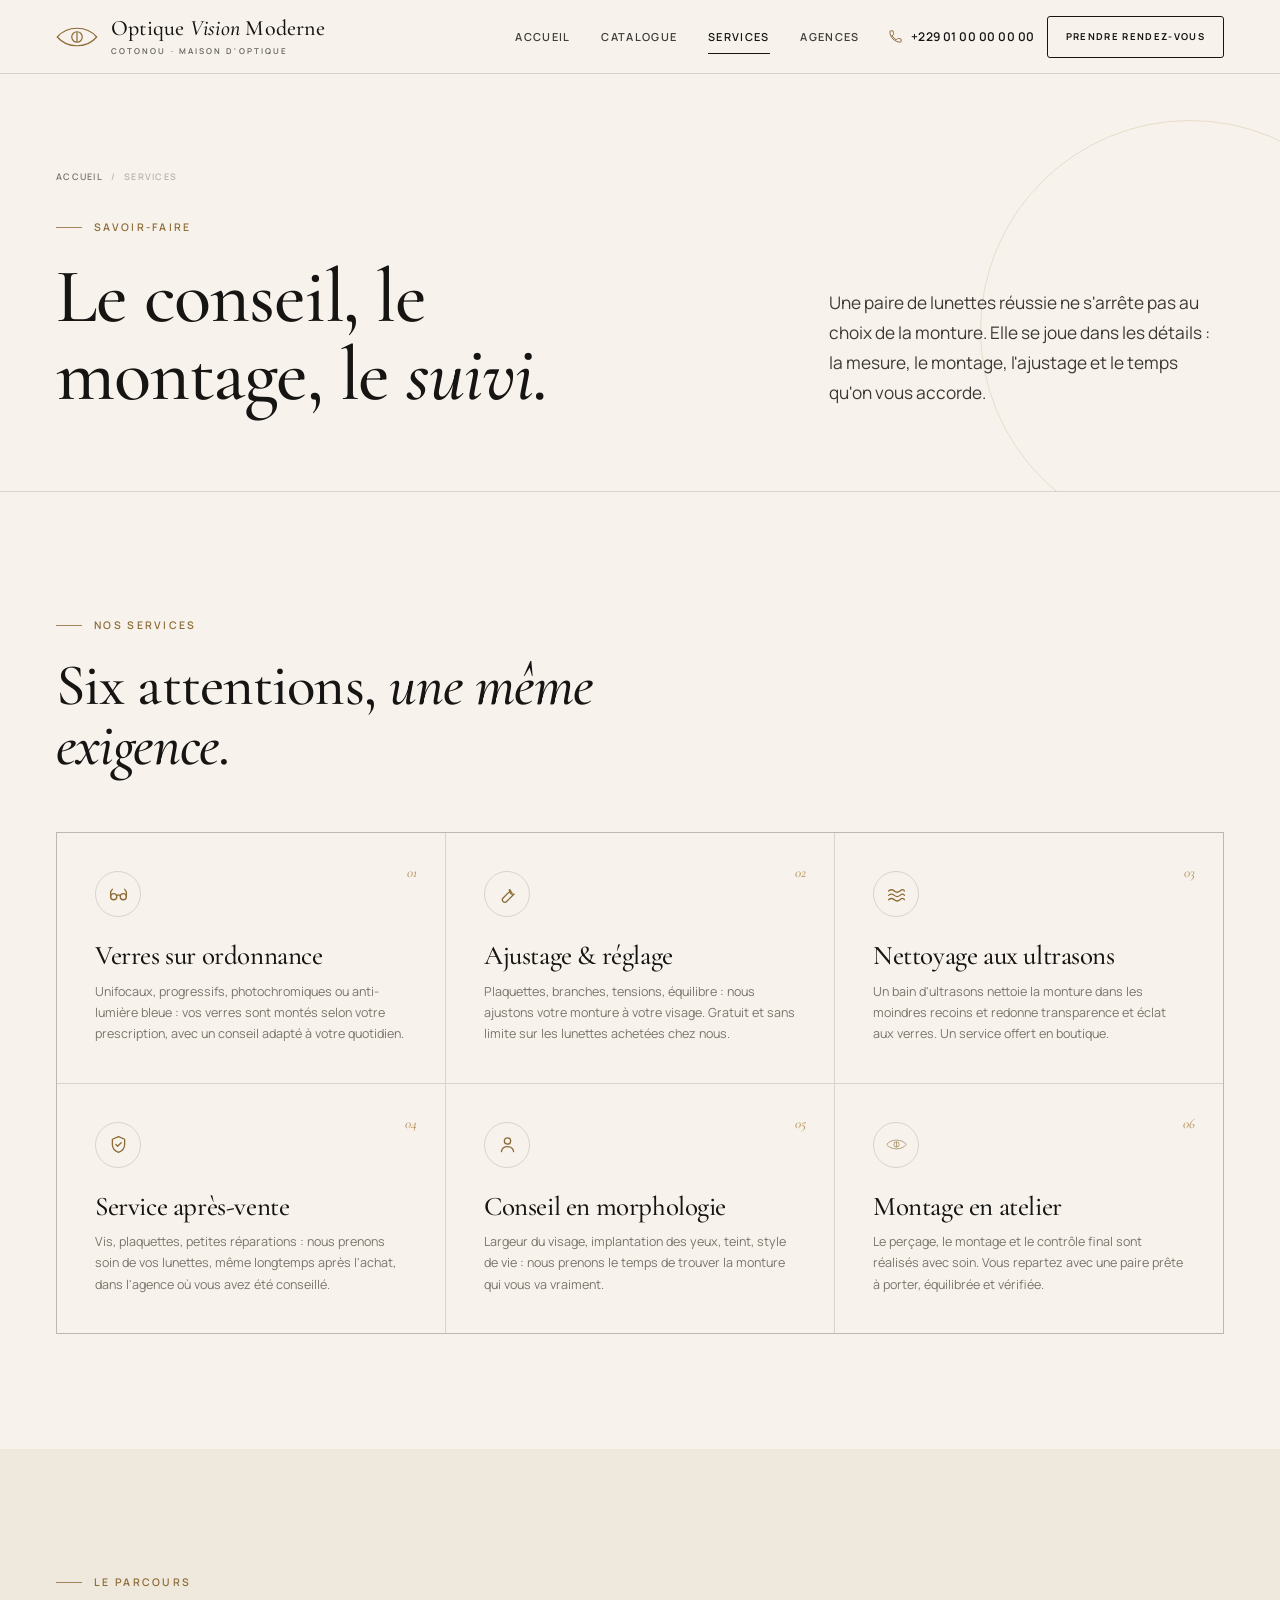
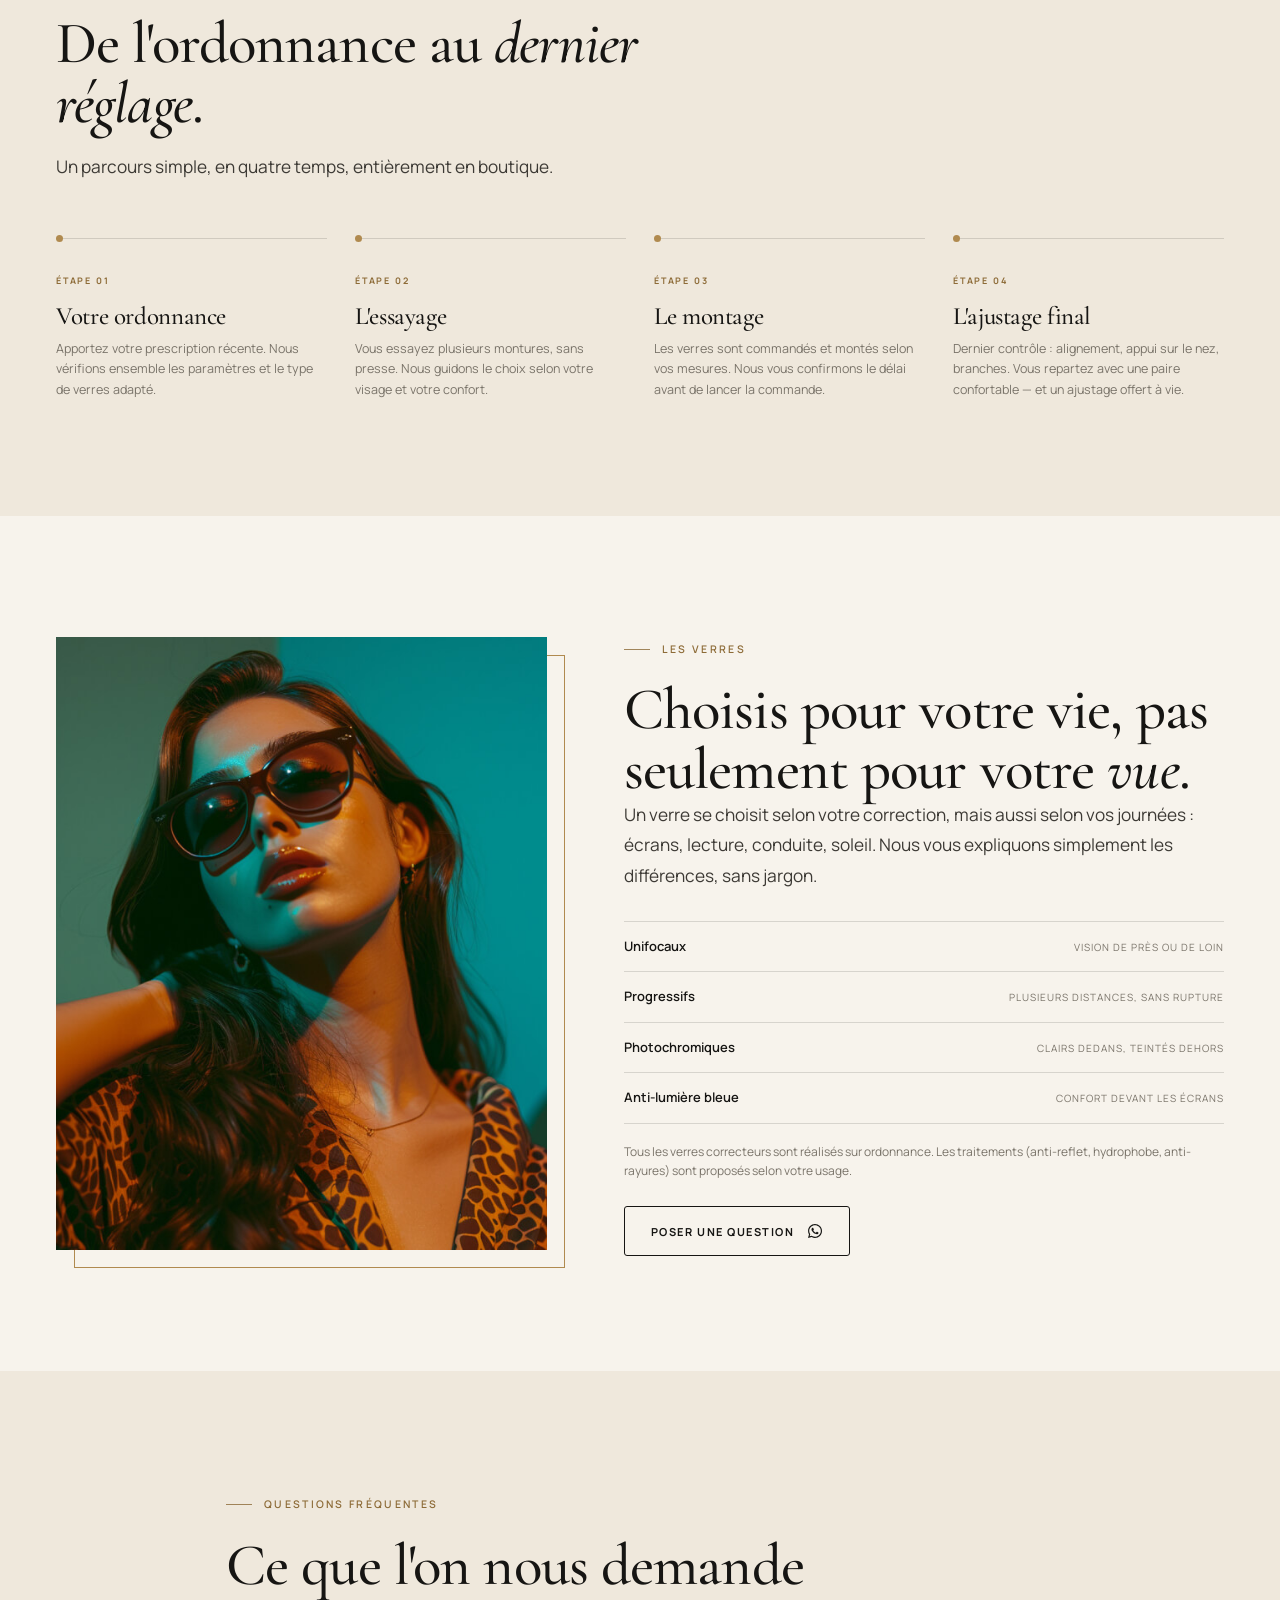
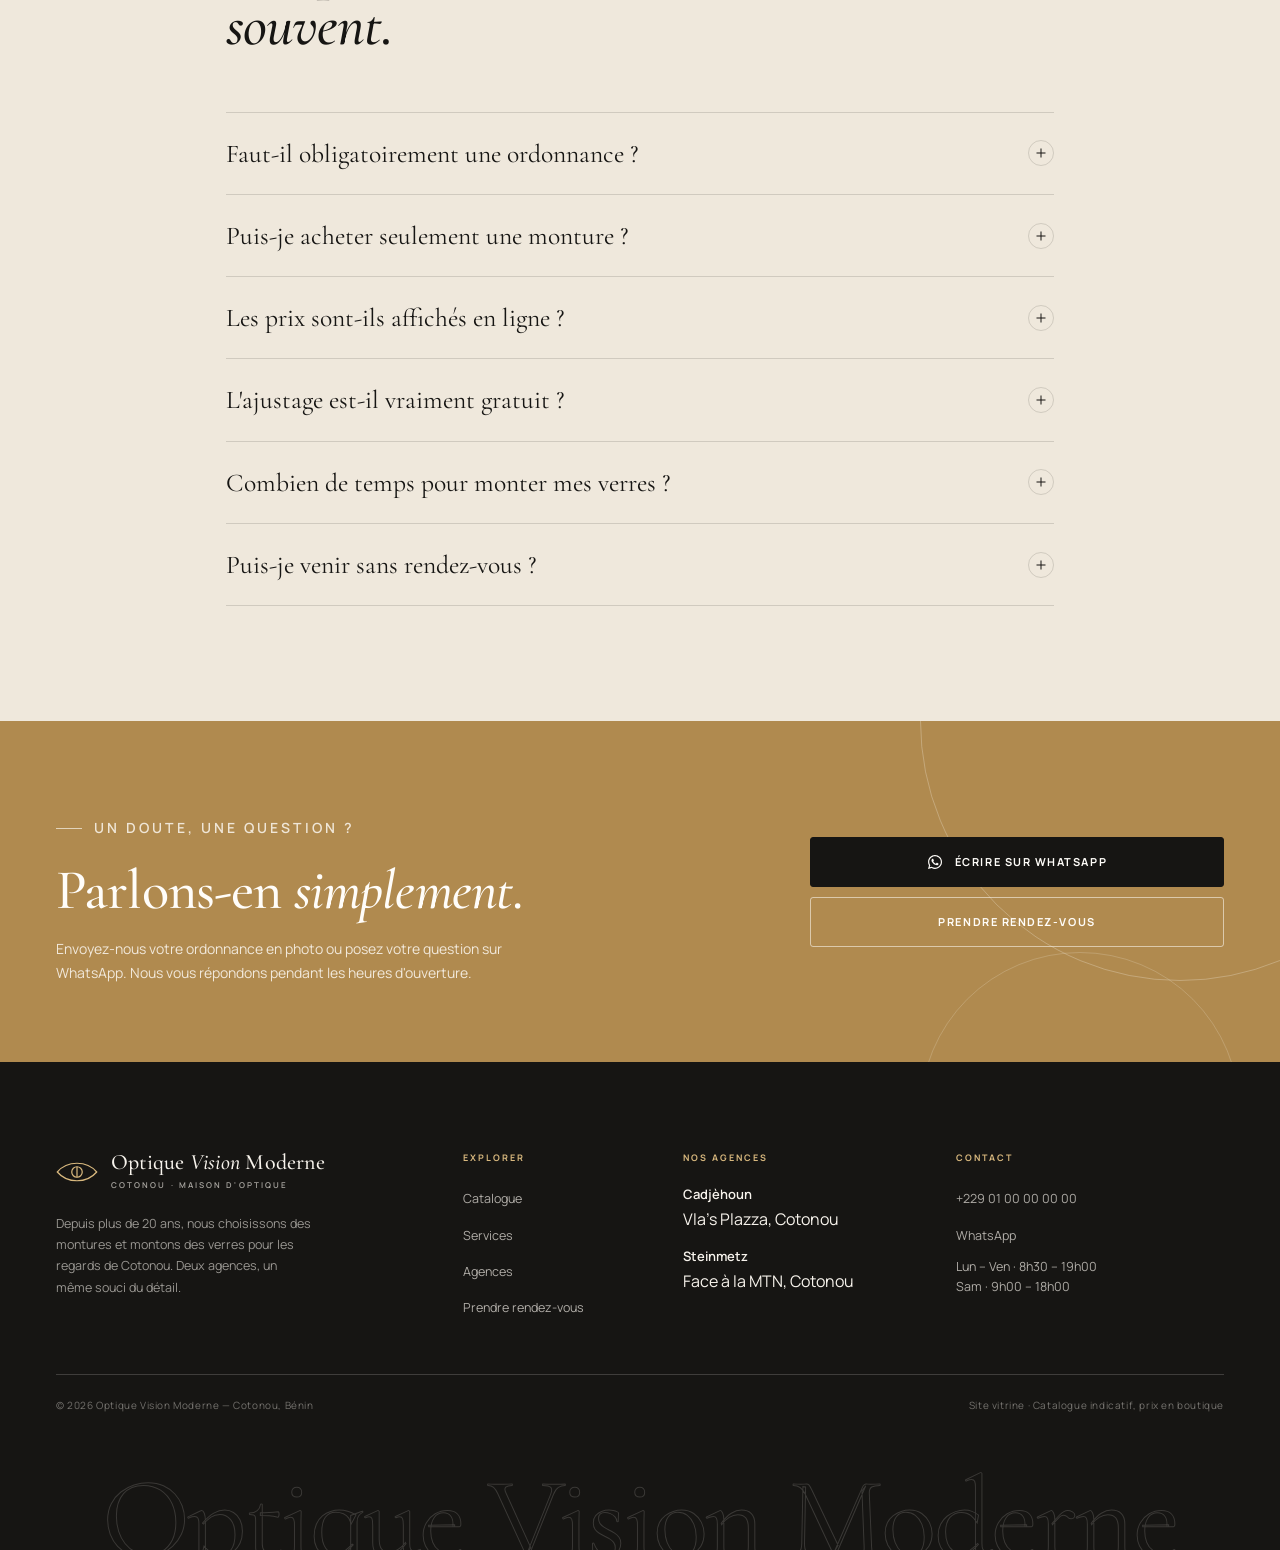
<file: services.html>
<!DOCTYPE html>
<html lang="fr">
<head>
  <meta charset="UTF-8">
  <meta name="viewport" content="width=device-width, initial-scale=1">
  <title>Nos services — Optique Vision Moderne | Cotonou</title>
  <meta name="description" content="Verres sur ordonnance, ajustage offert, nettoyage aux ultrasons et service après-vente dans nos deux agences à Cotonou.">
  <meta name="theme-color" content="#161513">
  <meta property="og:type" content="website">
  <meta property="og:locale" content="fr_BJ">
  <meta property="og:title" content="Nos services — Optique Vision Moderne | Cotonou">
  <meta property="og:description" content="Verres sur ordonnance, ajustage offert, nettoyage aux ultrasons et service après-vente dans nos deux agences à Cotonou.">
  <meta property="og:image" content="assets/img/hero.jpg">
  <link rel="icon" href="assets/img/favicon.svg" type="image/svg+xml">
  <link rel="preconnect" href="https://fonts.googleapis.com">
  <link rel="preconnect" href="https://fonts.gstatic.com" crossorigin>
  <link href="https://fonts.googleapis.com/css2?family=Cormorant+Garamond:ital,wght@0,400;0,500;0,600;1,400;1,500&family=Manrope:wght@300;400;500;600;700&display=swap" rel="stylesheet">
  <link rel="stylesheet" href="assets/css/style.css">
  <script>document.documentElement.classList.add('js');</script>
  <script type="application/ld+json">
  {
    "@context": "https://schema.org",
    "@graph": [
      {
        "@type": "Organization",
        "@id": "#optique-vision-moderne",
        "name": "Optique Vision Moderne",
        "description": "Maison d'optique à Cotonou depuis plus de 20 ans. Montures de vue et solaires, verres correcteurs sur ordonnance, ajustage et service après-vente.",
        "logo": "assets/img/favicon.svg"
      },
      {
        "@type": "Optician",
        "name": "Optique Vision Moderne — Cadjèhoun",
        "parentOrganization": { "@id": "#optique-vision-moderne" },
        "telephone": "+22901000000",
        "address": {
          "@type": "PostalAddress",
          "streetAddress": "Vla's Plazza, Cadjèhoun",
          "addressLocality": "Cotonou",
          "addressCountry": "BJ"
        },
        "hasMap": "https://www.google.com/maps/search/?api=1&query=Vla%27s%20Plazza%20Cadj%C3%A8houn%20Cotonou",
        "openingHoursSpecification": [
          { "@type": "OpeningHoursSpecification", "dayOfWeek": ["Monday","Tuesday","Wednesday","Thursday","Friday"], "opens": "08:30", "closes": "19:00" },
          { "@type": "OpeningHoursSpecification", "dayOfWeek": "Saturday", "opens": "09:00", "closes": "18:00" }
        ]
      },
      {
        "@type": "Optician",
        "name": "Optique Vision Moderne — Steinmetz",
        "parentOrganization": { "@id": "#optique-vision-moderne" },
        "telephone": "+22901000000",
        "address": {
          "@type": "PostalAddress",
          "streetAddress": "Face à la MTN, Steinmetz",
          "addressLocality": "Cotonou",
          "addressCountry": "BJ"
        },
        "hasMap": "https://www.google.com/maps/search/?api=1&query=MTN%20Steinmetz%20Cotonou",
        "openingHoursSpecification": [
          { "@type": "OpeningHoursSpecification", "dayOfWeek": ["Monday","Tuesday","Wednesday","Thursday","Friday"], "opens": "08:30", "closes": "19:00" },
          { "@type": "OpeningHoursSpecification", "dayOfWeek": "Saturday", "opens": "09:00", "closes": "18:00" }
        ]
      }
    ]
  }
  </script>
</head>
<body data-page="services">

  <a class="skip-link" href="#main">Aller au contenu</a>

  <svg class="svg-sprite" xmlns="http://www.w3.org/2000/svg" aria-hidden="true" style="position:absolute;width:0;height:0;overflow:hidden">
    <symbol id="i-arrow" viewBox="0 0 24 24" fill="none" stroke="currentColor" stroke-width="1.5" stroke-linecap="round" stroke-linejoin="round"><path d="M4 12h15M13 6l6 6-6 6"/></symbol>
    <symbol id="i-phone" viewBox="0 0 24 24" fill="none" stroke="currentColor" stroke-width="1.6" stroke-linecap="round" stroke-linejoin="round"><path d="M6.6 10.8a15.1 15.1 0 0 0 6.6 6.6l2.2-2.2c.3-.3.7-.4 1-.2 1.1.4 2.3.6 3.6.6.6 0 1 .4 1 1V20c0 .6-.4 1-1 1C10.6 21 3 13.4 3 4c0-.6.4-1 1-1h3.5c.6 0 1 .4 1 1 0 1.2.2 2.4.6 3.6.1.4 0 .8-.2 1l-2.3 2.2Z"/></symbol>
    <symbol id="i-wa" viewBox="0 0 448 512"><path fill="currentColor" d="M380.9 97.1C339 55.1 283.2 32 223.9 32c-122.4 0-222 99.6-222 222 0 39.1 10.2 77.3 29.6 111L0 480l117.7-30.9c32.4 17.7 68.9 27 106.1 27h.1c122.3 0 224.1-99.6 224.1-222 0-59.3-25.2-115-67.1-157zm-157 341.6c-33.2 0-65.7-8.9-94-25.7l-6.7-4-69.8 18.3L72 359.2l-4.4-7c-18.5-29.4-28.2-63.3-28.2-98.2 0-101.7 82.8-184.5 184.6-184.5 49.3 0 95.6 19.2 130.4 54.1 34.8 34.9 56.2 81.2 56.1 130.5 0 101.8-84.9 184.6-186.6 184.6zm101.2-138.2c-5.5-2.8-32.8-16.2-37.9-18-5.1-1.9-8.8-2.8-12.5 2.8-3.7 5.6-14.3 18-17.6 21.8-3.2 3.7-6.5 4.2-12 1.4-32.6-16.3-54-29.1-75.5-66-5.7-9.8 5.7-9.1 16.3-30.3 1.8-3.7.9-6.9-.5-9.7-1.4-2.8-12.5-30.1-17.1-41.2-4.5-10.8-9.1-9.3-12.5-9.5-3.2-.2-6.9-.2-10.6-.2-3.7 0-9.7 1.4-14.8 6.9-5.1 5.6-19.4 19-19.4 46.3 0 27.3 19.9 53.7 22.6 57.4 2.8 3.7 39.1 59.7 94.8 83.8 35.2 15.2 49 16.5 66.6 13.9 10.7-1.6 32.8-13.4 37.4-26.4 4.6-13 4.6-24.1 3.2-26.4-1.3-2.5-5-3.9-10.5-6.6z"/></symbol>
    <symbol id="i-pin" viewBox="0 0 24 24" fill="none" stroke="currentColor" stroke-width="1.5" stroke-linecap="round" stroke-linejoin="round"><path d="M12 21s7-5.1 7-11a7 7 0 1 0-14 0c0 5.9 7 11 7 11Z"/><circle cx="12" cy="10" r="2.6"/></symbol>
    <symbol id="i-clock" viewBox="0 0 24 24" fill="none" stroke="currentColor" stroke-width="1.5" stroke-linecap="round" stroke-linejoin="round"><circle cx="12" cy="12" r="9"/><path d="M12 7v5l3 2"/></symbol>
    <symbol id="i-check" viewBox="0 0 24 24" fill="none" stroke="currentColor" stroke-width="1.6" stroke-linecap="round" stroke-linejoin="round"><path d="m5 12 4.5 4.5L19 7"/></symbol>
    <symbol id="i-calendar" viewBox="0 0 24 24" fill="none" stroke="currentColor" stroke-width="1.5" stroke-linecap="round" stroke-linejoin="round"><rect x="3" y="5" width="18" height="16" rx="1"/><path d="M8 3v4M16 3v4M3 10h18"/></symbol>
    <symbol id="i-glasses" viewBox="0 0 24 24" fill="none" stroke="currentColor" stroke-width="1.5" stroke-linecap="round" stroke-linejoin="round"><circle cx="6.5" cy="14.5" r="3.5"/><circle cx="17.5" cy="14.5" r="3.5"/><path d="M10 13.5c.7-.7 1.3-1 2-1s1.3.3 2 1M3 14.5V9l2-3M21 14.5V9l-2-3"/></symbol>
    <symbol id="i-tools" viewBox="0 0 24 24" fill="none" stroke="currentColor" stroke-width="1.5" stroke-linecap="round" stroke-linejoin="round"><path d="M14.5 6.5a4 4 0 0 0 5 5L11 20a2.8 2.8 0 1 1-4-4l8.5-8.5Z"/><path d="m14 7 3 3"/></symbol>
    <symbol id="i-waves" viewBox="0 0 24 24" fill="none" stroke="currentColor" stroke-width="1.5" stroke-linecap="round"><path d="M3 8c2.2-2 4.3-2 6.5 0s4.3 2 6.5 0 4.3-2 5 0M3 13c2.2-2 4.3-2 6.5 0s4.3 2 6.5 0 4.3-2 5 0M3 18c2.2-2 4.3-2 6.5 0s4.3 2 6.5 0 4.3-2 5 0"/></symbol>
    <symbol id="i-shield" viewBox="0 0 24 24" fill="none" stroke="currentColor" stroke-width="1.5" stroke-linecap="round" stroke-linejoin="round"><path d="M12 3l7 3v6c0 4.5-3 7.5-7 9-4-1.5-7-4.5-7-9V6l7-3Z"/><path d="m9 12 2 2 4-4"/></symbol>
    <symbol id="i-user" viewBox="0 0 24 24" fill="none" stroke="currentColor" stroke-width="1.5" stroke-linecap="round" stroke-linejoin="round"><circle cx="12" cy="8" r="3.6"/><path d="M5 20c.8-3.6 3.4-5.5 7-5.5s6.2 1.9 7 5.5"/></symbol>
    <symbol id="i-search" viewBox="0 0 24 24" fill="none" stroke="currentColor" stroke-width="1.6" stroke-linecap="round"><circle cx="11" cy="11" r="7"/><path d="m16.5 16.5 4 4"/></symbol>
    <symbol id="i-close" viewBox="0 0 24 24" fill="none" stroke="currentColor" stroke-width="1.6" stroke-linecap="round"><path d="m6 6 12 12M18 6 6 18"/></symbol>
    <symbol id="i-chevron" viewBox="0 0 24 24" fill="none" stroke="currentColor" stroke-width="1.6" stroke-linecap="round" stroke-linejoin="round"><path d="m6 9 6 6 6-6"/></symbol>
    <symbol id="i-map" viewBox="0 0 24 24" fill="none" stroke="currentColor" stroke-width="1.5" stroke-linecap="round" stroke-linejoin="round"><path d="M3 6.5 9 4l6 2.5L21 4v13.5L15 20l-6-2.5L3 20V6.5Z"/><path d="M9 4v13.5M15 6.5V20"/></symbol>
    <symbol id="i-spark" viewBox="0 0 24 24" fill="none" stroke="currentColor" stroke-width="1.4" stroke-linecap="round" stroke-linejoin="round"><path d="M12 3v4M12 17v4M3 12h4M17 12h4M5.6 5.6l2.8 2.8M15.6 15.6l2.8 2.8M18.4 5.6l-2.8 2.8M8.4 15.6l-2.8 2.8"/></symbol>
    <symbol id="i-eye" viewBox="0 0 48 30" fill="none" stroke="currentColor" stroke-width="1.4"><path d="M1.5 15C7 8.5 14.2 5 24 5s17 3.5 22.5 10C41 21.5 33.8 25 24 25S7 21.5 1.5 15Z"/><circle cx="24" cy="15" r="6"/><path d="M24 9v12"/></symbol>
  </svg>

  <header class="site-header is-solid">
    <div class="container header-inner">
      <a class="brand" href="index.html" aria-label="Optique Vision Moderne — accueil">
        <svg class="brand__mark" aria-hidden="true"><use href="#i-eye"/></svg>
        <span class="brand__text">
          <span class="brand__name">Optique <em>Vision</em> Moderne</span>
          <span class="brand__sub">Cotonou · Maison d'optique</span>
        </span>
      </a>

      <nav class="nav" aria-label="Navigation principale">
        <a class="nav__link" data-nav="home" href="index.html">Accueil</a>
        <a class="nav__link" data-nav="catalogue" href="catalogue.html">Catalogue</a>
        <a class="nav__link" data-nav="services" href="services.html">Services</a>
        <a class="nav__link" data-nav="agences" href="agences.html">Agences</a>
      </nav>

      <div class="header-actions">
        <a class="header-phone" data-phone href="tel:+22901000000">
          <svg aria-hidden="true"><use href="#i-phone"/></svg>
          <span data-phone-text>+229 01 00 00 00 00</span>
        </a>
        <a class="btn btn--header" href="rendez-vous.html">Prendre rendez-vous</a>
        <button class="nav-toggle" type="button" aria-expanded="false" aria-controls="mobileMenu" aria-label="Ouvrir le menu">
          <span></span><span></span><span></span>
        </button>
      </div>
    </div>
  </header>

  <div class="mobile-menu" id="mobileMenu" aria-hidden="true">
    <nav class="mobile-menu__nav" aria-label="Navigation mobile">
      <a class="mobile-menu__link" href="index.html"><span>01</span> Accueil</a>
      <a class="mobile-menu__link" href="catalogue.html"><span>02</span> Catalogue</a>
      <a class="mobile-menu__link" href="services.html"><span>03</span> Services</a>
      <a class="mobile-menu__link" href="agences.html"><span>04</span> Agences</a>
      <a class="mobile-menu__link" href="rendez-vous.html"><span>05</span> Rendez-vous</a>
    </nav>
    <div class="mobile-menu__foot">
      <p>Cadjèhoun · Vla's Plazza — Steinmetz · face MTN</p>
      <p><a data-phone href="tel:+22901000000"><span data-phone-text>+229 01 00 00 00 00</span></a></p>
      <a class="btn btn--gold" href="rendez-vous.html">Réserver un essayage</a>
    </div>
  </div>
  
  <main id="main">

    <section class="page-hero">
      <div class="container page-hero__inner">
        <div>
          <nav class="breadcrumb" aria-label="Fil d'Ariane"><a href="index.html">Accueil</a><span>/</span><span>Services</span></nav>
          <p class="eyebrow">Savoir-faire</p>
          <h1>Le conseil, le montage, le <em>suivi</em>.</h1>
        </div>
        <div class="page-hero__aside">
          <p class="lead">Une paire de lunettes réussie ne s'arrête pas au choix de la monture. Elle se joue dans les détails : la mesure, le montage, l'ajustage et le temps qu'on vous accorde.</p>
        </div>
      </div>
    </section>

    <section class="section">
      <div class="container">
        <div class="section-head" data-reveal>
          <div class="section-head__text">
            <p class="eyebrow">Nos services</p>
            <h2>Six attentions, <em>une même exigence</em>.</h2>
          </div>
        </div>
        <div class="service-grid">
          <article class="service-card" data-reveal>
            <span class="service-card__num">01</span>
            <span class="service-card__icon"><svg aria-hidden="true"><use href="#i-glasses"/></svg></span>
            <h3>Verres sur ordonnance</h3>
            <p>Unifocaux, progressifs, photochromiques ou anti-lumière bleue : vos verres sont montés selon votre prescription, avec un conseil adapté à votre quotidien.</p>
          </article>
          <article class="service-card" data-reveal style="--delay:80ms">
            <span class="service-card__num">02</span>
            <span class="service-card__icon"><svg aria-hidden="true"><use href="#i-tools"/></svg></span>
            <h3>Ajustage & réglage</h3>
            <p>Plaquettes, branches, tensions, équilibre : nous ajustons votre monture à votre visage. Gratuit et sans limite sur les lunettes achetées chez nous.</p>
          </article>
          <article class="service-card" data-reveal style="--delay:160ms">
            <span class="service-card__num">03</span>
            <span class="service-card__icon"><svg aria-hidden="true"><use href="#i-waves"/></svg></span>
            <h3>Nettoyage aux ultrasons</h3>
            <p>Un bain d'ultrasons nettoie la monture dans les moindres recoins et redonne transparence et éclat aux verres. Un service offert en boutique.</p>
          </article>
          <article class="service-card" data-reveal style="--delay:240ms">
            <span class="service-card__num">04</span>
            <span class="service-card__icon"><svg aria-hidden="true"><use href="#i-shield"/></svg></span>
            <h3>Service après-vente</h3>
            <p>Vis, plaquettes, petites réparations : nous prenons soin de vos lunettes, même longtemps après l'achat, dans l'agence où vous avez été conseillé.</p>
          </article>
          <article class="service-card" data-reveal style="--delay:320ms">
            <span class="service-card__num">05</span>
            <span class="service-card__icon"><svg aria-hidden="true"><use href="#i-user"/></svg></span>
            <h3>Conseil en morphologie</h3>
            <p>Largeur du visage, implantation des yeux, teint, style de vie : nous prenons le temps de trouver la monture qui vous va vraiment.</p>
          </article>
          <article class="service-card" data-reveal style="--delay:400ms">
            <span class="service-card__num">06</span>
            <span class="service-card__icon"><svg aria-hidden="true"><use href="#i-eye"/></svg></span>
            <h3>Montage en atelier</h3>
            <p>Le perçage, le montage et le contrôle final sont réalisés avec soin. Vous repartez avec une paire prête à porter, équilibrée et vérifiée.</p>
          </article>
        </div>
      </div>
    </section>
    <section class="section section--ivory-2">
      <div class="container">
        <div class="section-head" data-reveal>
          <div class="section-head__text">
            <p class="eyebrow">Le parcours</p>
            <h2>De l'ordonnance au <em>dernier réglage</em>.</h2>
            <p class="lead">Un parcours simple, en quatre temps, entièrement en boutique.</p>
          </div>
        </div>
        <div class="process">
          <article class="process__item" data-reveal>
            <span class="process__step">Étape 01</span>
            <h3>Votre ordonnance</h3>
            <p>Apportez votre prescription récente. Nous vérifions ensemble les paramètres et le type de verres adapté.</p>
          </article>
          <article class="process__item" data-reveal style="--delay:80ms">
            <span class="process__step">Étape 02</span>
            <h3>L'essayage</h3>
            <p>Vous essayez plusieurs montures, sans presse. Nous guidons le choix selon votre visage et votre confort.</p>
          </article>
          <article class="process__item" data-reveal style="--delay:160ms">
            <span class="process__step">Étape 03</span>
            <h3>Le montage</h3>
            <p>Les verres sont commandés et montés selon vos mesures. Nous vous confirmons le délai avant de lancer la commande.</p>
          </article>
          <article class="process__item" data-reveal style="--delay:240ms">
            <span class="process__step">Étape 04</span>
            <h3>L'ajustage final</h3>
            <p>Dernier contrôle : alignement, appui sur le nez, branches. Vous repartez avec une paire confortable — et un ajustage offert à vie.</p>
          </article>
        </div>
      </div>
    </section>

    <section class="section">
      <div class="container">
        <div class="lenses">
          <div class="lenses__media" data-reveal>
            <img src="assets/img/atelier.jpg" alt="Portrait d'une femme portant des lunettes de soleil teintées" width="600" height="735" loading="lazy">
          </div>
          <div data-reveal style="--delay:120ms">
            <p class="eyebrow">Les verres</p>
            <h2>Choisis pour votre vie, pas seulement pour votre <em>vue</em>.</h2>
            <p class="lead">Un verre se choisit selon votre correction, mais aussi selon vos journées : écrans, lecture, conduite, soleil. Nous vous expliquons simplement les différences, sans jargon.</p>
            <ul class="lens-list">
              <li><strong>Unifocaux</strong><span>Vision de près ou de loin</span></li>
              <li><strong>Progressifs</strong><span>Plusieurs distances, sans rupture</span></li>
              <li><strong>Photochromiques</strong><span>Clairs dedans, teintés dehors</span></li>
              <li><strong>Anti-lumière bleue</strong><span>Confort devant les écrans</span></li>
            </ul>
            <p class="fineprint" style="margin-top:18px">Tous les verres correcteurs sont réalisés sur ordonnance. Les traitements (anti-reflet, hydrophobe, anti-rayures) sont proposés selon votre usage.</p>
            <a class="btn btn--outline" style="margin-top:26px" data-wa="Bonjour Optique Vision Moderne, j'ai une question sur le choix de mes verres. Pouvez-vous me conseiller ?" href="https://wa.me/22901000000">Poser une question <svg aria-hidden="true"><use href="#i-wa"/></svg></a>
          </div>
        </div>
      </div>
    </section>

    <section class="section section--ivory-2">
      <div class="container container--narrow">
        <div class="section-head" data-reveal>
          <div class="section-head__text">
            <p class="eyebrow">Questions fréquentes</p>
            <h2>Ce que l'on nous demande <em>souvent</em>.</h2>
          </div>
        </div>
        <div class="faq">
          <details class="faq__item">
            <summary>Faut-il obligatoirement une ordonnance ?<span class="faq__icon" aria-hidden="true"></span></summary>
            <div class="faq__answer">Oui, pour des verres correcteurs. Apportez votre prescription récente ; notre équipe vous accompagne pour le choix des verres et de la monture. Une monture seule peut être achetée sans ordonnance.</div>
          </details>
          <details class="faq__item">
            <summary>Puis-je acheter seulement une monture ?<span class="faq__icon" aria-hidden="true"></span></summary>
            <div class="faq__answer">Oui. Vous pouvez choisir une monture et faire monter vos verres ensuite, sur présentation de votre ordonnance. Nous vous confirmons la compatibilité et le délai en boutique.</div>
          </details>
          <details class="faq__item">
            <summary>Les prix sont-ils affichés en ligne ?<span class="faq__icon" aria-hidden="true"></span></summary>
            <div class="faq__answer">Le catalogue est un outil de présentation. Chaque modèle a un prix et une disponibilité en boutique, que nous confirmons volontiers sur WhatsApp. Aucun paiement n'est demandé en ligne.</div>
          </details>
          <details class="faq__item">
            <summary>L'ajustage est-il vraiment gratuit ?<span class="faq__icon" aria-hidden="true"></span></summary>
            <div class="faq__answer">Oui. L'ajustage et le réglage sont offerts sur les montures achetées chez Optique Vision Moderne, aussi souvent que nécessaire. Le nettoyage aux ultrasons est également offert en boutique.</div>
          </details>
          <details class="faq__item">
            <summary>Combien de temps pour monter mes verres ?<span class="faq__icon" aria-hidden="true"></span></summary>
            <div class="faq__answer">Le délai dépend de votre correction et du verre choisi. Nous vous le confirmons clairement en boutique avant de lancer la commande, sans surprise.</div>
          </details>
          <details class="faq__item">
            <summary>Puis-je venir sans rendez-vous ?<span class="faq__icon" aria-hidden="true"></span></summary>
            <div class="faq__answer">Oui, l'essayage est libre dans nos deux agences. Si vous souhaitez être sûr d'être reçu sans attendre, réservez un créneau de 30 minutes : c'est gratuit et sans engagement.</div>
          </details>
        </div>
      </div>
    </section>

    <section class="appointment section--tight">
      <div class="container appointment__inner">
        <div>
          <p class="eyebrow">Un doute, une question ?</p>
          <h2>Parlons-en <em>simplement</em>.</h2>
          <p>Envoyez-nous votre ordonnance en photo ou posez votre question sur WhatsApp. Nous vous répondons pendant les heures d'ouverture.</p>
        </div>
        <div class="appointment__actions">
          <a class="btn btn--dark" data-wa="Bonjour Optique Vision Moderne, j'ai une question sur mes verres ou ma monture." href="https://wa.me/22901000000"><svg aria-hidden="true"><use href="#i-wa"/></svg> Écrire sur WhatsApp</a>
          <a class="btn btn--light" href="rendez-vous.html">Prendre rendez-vous</a>
        </div>
      </div>
    </section>

</main>


  <footer class="site-footer">
    <div class="container">
      <div class="footer-top">
        <div class="footer-brand">
          <a class="brand" href="index.html" aria-label="Optique Vision Moderne — accueil">
            <svg class="brand__mark" aria-hidden="true"><use href="#i-eye"/></svg>
            <span class="brand__text">
              <span class="brand__name">Optique <em>Vision</em> Moderne</span>
              <span class="brand__sub">Cotonou · Maison d'optique</span>
            </span>
          </a>
          <p>Depuis plus de 20 ans, nous choisissons des montures et montons des verres pour les regards de Cotonou. Deux agences, un même souci du détail.</p>
        </div>
        <div class="footer-col">
          <h4>Explorer</h4>
          <ul>
            <li><a href="catalogue.html">Catalogue</a></li>
            <li><a href="services.html">Services</a></li>
            <li><a href="agences.html">Agences</a></li>
            <li><a href="rendez-vous.html">Prendre rendez-vous</a></li>
          </ul>
        </div>
        <div class="footer-col">
          <h4>Nos agences</h4>
          <address>
            <div><strong>Cadjèhoun</strong>Vla's Plazza, Cotonou</div>
            <div><strong>Steinmetz</strong>Face à la MTN, Cotonou</div>
          </address>
        </div>
        <div class="footer-col">
          <h4>Contact</h4>
          <ul>
            <li><a data-phone href="tel:+22901000000"><span data-phone-text>+229 01 00 00 00 00</span></a></li>
            <li><a data-wa="Bonjour Optique Vision Moderne, je souhaite des informations sur vos montures." href="https://wa.me/22901000000">WhatsApp</a></li>
            <li><p>Lun – Ven · 8h30 – 19h00<br>Sam · 9h00 – 18h00</p></li>
          </ul>
        </div>
      </div>
      <div class="footer-bottom">
        <p>© <span data-year>2026</span> Optique Vision Moderne — Cotonou, Bénin</p>
        <p>Site vitrine · Catalogue indicatif, prix en boutique</p>
      </div>
    </div>
    <div class="footer-wordmark" aria-hidden="true">Optique Vision Moderne</div>
  </footer>

  <div class="mobile-bar" aria-label="Actions rapides">
    <a data-phone href="tel:+22901000000"><svg aria-hidden="true"><use href="#i-phone"/></svg>Appeler</a>
    <a data-wa="Bonjour Optique Vision Moderne, je souhaite des informations sur vos montures." href="https://wa.me/22901000000"><svg aria-hidden="true"><use href="#i-wa"/></svg>WhatsApp</a>
    <a href="rendez-vous.html"><svg aria-hidden="true"><use href="#i-calendar"/></svg>Rendez-vous</a>
  </div>

  <div class="modal" id="productModal" aria-hidden="true">
    <div class="modal__backdrop" data-close></div>
    <div class="modal__dialog" role="dialog" aria-modal="true" aria-labelledby="modalTitle">
      <button class="modal__close" type="button" data-close aria-label="Fermer l'aperçu">
        <svg aria-hidden="true"><use href="#i-close"/></svg>
      </button>
      <div class="modal__media">
        <img id="modalImage" src="assets/img/p10.jpg" alt="" width="600" height="400">
      </div>
      <div class="modal__body">
        <p class="eyebrow eyebrow--plain" id="modalKicker">Monture homme · Aviateur</p>
        <h2 id="modalTitle">Héritage</h2>
        <p class="modal__desc" id="modalDesc"></p>
        <dl class="specs">
          <div><dt>Forme</dt><dd id="modalShape"></dd></div>
          <div><dt>Matière</dt><dd id="modalMaterial"></dd></div>
          <div><dt>Public</dt><dd id="modalGender"></dd></div>
        </dl>
        <a class="btn btn--dark btn--block" id="modalWa" href="https://wa.me/22901000000">
          Demander le prix <svg aria-hidden="true"><use href="#i-wa"/></svg>
        </a>
        <p class="fineprint">Prix et disponibilité confirmés en boutique. Essayage libre dans nos deux agences de Cotonou.</p>
      </div>
    </div>
  </div>

  <script src="assets/js/main.js"></script>
</body>
</html>
</file>
<file: assets/css/style.css>
/* ==========================================================================
   Optique Vision Moderne — Cotonou
   Site vitrine — feuille de style principale
   ========================================================================== */

/* ---------- 1. Fondations ---------- */
:root {
  --ivory: #f7f3ec;
  --ivory-2: #efe8dc;
  --ivory-3: #e6dccb;
  --ink: #161513;
  --ink-2: #211f1b;
  --ink-soft: #3d3a35;
  --muted: #7a746a;
  --gold: #b08a4f;
  --gold-light: #d8b87e;
  --gold-dark: #8d6b37;
  --white: #fffdf9;
  --line: rgba(22, 21, 19, 0.14);
  --line-light: rgba(247, 243, 236, 0.18);
  --success: #2f6b4f;
  --error: #a4452f;

  --font-serif: "Cormorant Garamond", "Times New Roman", Georgia, serif;
  --font-sans: "Manrope", "Segoe UI", system-ui, -apple-system, sans-serif;

  --container: 1280px;
  --gutter: clamp(20px, 5vw, 56px);
  --header-h: 92px;
  --radius: 3px;
  --ease: cubic-bezier(0.22, 0.61, 0.36, 1);
  --shadow: 0 24px 60px -32px rgba(22, 21, 19, 0.35);
}

*,
*::before,
*::after {
  box-sizing: border-box;
}

html {
  -webkit-text-size-adjust: 100%;
  scroll-behavior: smooth;
  scroll-padding-top: 110px;
}

body {
  margin: 0;
  background: var(--ivory);
  color: var(--ink);
  font-family: var(--font-sans);
  font-size: 16px;
  font-weight: 400;
  line-height: 1.65;
  -webkit-font-smoothing: antialiased;
  text-rendering: optimizeLegibility;
  overflow-x: hidden;
}

body.is-locked {
  overflow: hidden;
}

img {
  display: block;
  max-width: 100%;
  height: auto;
}

a {
  color: inherit;
  text-decoration: none;
}

button,
input,
select,
textarea {
  font: inherit;
  color: inherit;
}

button {
  cursor: pointer;
}

h1,
h2,
h3,
h4,
p,
ul,
ol,
dl,
dd,
figure,
blockquote {
  margin: 0;
}

ul,
ol {
  padding: 0;
  list-style: none;
}

::selection {
  background: var(--gold);
  color: var(--white);
}

:focus-visible {
  outline: 2px solid var(--gold);
  outline-offset: 4px;
}

.skip-link {
  position: fixed;
  top: 12px;
  left: 12px;
  z-index: 500;
  padding: 12px 20px;
  background: var(--ink);
  color: var(--white);
  transform: translateY(-160%);
  transition: transform 0.2s var(--ease);
}

.skip-link:focus {
  transform: none;
}

.container {
  width: 100%;
  max-width: var(--container);
  margin-inline: auto;
  padding-inline: var(--gutter);
}

.container--narrow {
  max-width: 940px;
}

.section {
  padding-block: clamp(64px, 9vw, 132px);
}

.section--tight {
  padding-block: clamp(48px, 6vw, 88px);
}

.section--ivory-2 {
  background: var(--ivory-2);
}

.section--ink {
  background: var(--ink);
  color: var(--ivory);
}

.section--line {
  border-top: 1px solid var(--line);
}

/* ---------- 2. Typographie ---------- */
.display,
h1,
h2,
h3 {
  font-family: var(--font-serif);
  font-weight: 500;
  line-height: 1.02;
  letter-spacing: -0.015em;
}

h1 {
  font-size: clamp(46px, 7.2vw, 104px);
}

h2 {
  font-size: clamp(36px, 4.6vw, 64px);
}

h3 {
  font-size: clamp(24px, 2.2vw, 32px);
  line-height: 1.1;
}

em {
  font-style: italic;
}

.lead {
  font-size: clamp(16px, 1.35vw, 18.5px);
  line-height: 1.75;
  color: var(--ink-soft);
  max-width: 58ch;
}

.section--ink .lead {
  color: rgba(247, 243, 236, 0.7);
}

.eyebrow {
  display: inline-flex;
  align-items: center;
  gap: 12px;
  margin-bottom: 22px;
  font-family: var(--font-sans);
  font-size: 10.5px;
  font-weight: 600;
  letter-spacing: 0.22em;
  text-transform: uppercase;
  color: var(--gold-dark);
}

.eyebrow::before {
  content: "";
  width: 26px;
  height: 1px;
  background: currentColor;
  opacity: 0.8;
}

.section--ink .eyebrow {
  color: var(--gold-light);
}

.eyebrow--plain::before {
  display: none;
}

.section-head {
  display: flex;
  align-items: flex-end;
  justify-content: space-between;
  gap: 32px;
  margin-bottom: clamp(32px, 5vw, 56px);
}

.section-head__text {
  max-width: 640px;
}

.section-head .lead {
  margin-top: 18px;
}

.section-head__link {
  flex: 0 0 auto;
  padding-bottom: 4px;
}

.fineprint {
  font-size: 12px;
  line-height: 1.6;
  color: var(--muted);
}

/* ---------- 3. Boutons & liens ---------- */
.btn {
  --btn-bg: transparent;
  --btn-fg: var(--ink);
  --btn-border: var(--ink);
  display: inline-flex;
  align-items: center;
  justify-content: center;
  gap: 12px;
  min-height: 50px;
  padding: 14px 26px;
  border: 1px solid var(--btn-border);
  border-radius: var(--radius);
  background: var(--btn-bg);
  color: var(--btn-fg);
  font-size: 11px;
  font-weight: 700;
  letter-spacing: 0.14em;
  line-height: 1;
  text-transform: uppercase;
  transition: background 0.35s var(--ease), color 0.35s var(--ease),
    border-color 0.35s var(--ease), transform 0.35s var(--ease);
}

.btn svg {
  width: 16px;
  height: 16px;
  flex: 0 0 auto;
  transition: transform 0.35s var(--ease);
}

.btn:hover svg {
  transform: translateX(4px);
}

.btn--gold {
  --btn-bg: var(--gold);
  --btn-fg: var(--white);
  --btn-border: var(--gold);
}

.btn--gold:hover {
  --btn-bg: var(--gold-dark);
  --btn-border: var(--gold-dark);
}

.btn--dark {
  --btn-bg: var(--ink);
  --btn-fg: var(--ivory);
  --btn-border: var(--ink);
}

.btn--dark:hover {
  --btn-bg: var(--ink-2);
}

.btn--light {
  --btn-bg: transparent;
  --btn-fg: var(--ivory);
  --btn-border: rgba(247, 243, 236, 0.5);
}

.btn--light:hover {
  --btn-bg: var(--ivory);
  --btn-fg: var(--ink);
  --btn-border: var(--ivory);
}

.btn--outline:hover {
  --btn-bg: var(--ink);
  --btn-fg: var(--ivory);
}

.btn--sm {
  min-height: 42px;
  padding: 11px 18px;
  font-size: 10px;
}

.btn--block {
  width: 100%;
}

.link-underline {
  display: inline-flex;
  align-items: center;
  gap: 10px;
  padding-bottom: 5px;
  border-bottom: 1px solid var(--line);
  font-size: 11px;
  font-weight: 700;
  letter-spacing: 0.14em;
  text-transform: uppercase;
  transition: border-color 0.3s var(--ease), color 0.3s var(--ease);
}

.link-underline svg {
  width: 15px;
  height: 15px;
  transition: transform 0.3s var(--ease);
}

.link-underline:hover {
  border-color: var(--gold);
  color: var(--gold-dark);
}

.link-underline:hover svg {
  transform: translateX(4px);
}

.section--ink .link-underline {
  border-color: var(--line-light);
}

.section--ink .link-underline:hover {
  color: var(--gold-light);
  border-color: var(--gold-light);
}

/* ---------- 4. En-tête ---------- */
.site-header {
  position: fixed;
  inset: 0 0 auto;
  z-index: 220;
  height: var(--header-h);
  color: var(--white);
  transition: background 0.4s var(--ease), color 0.4s var(--ease),
    height 0.4s var(--ease), border-color 0.4s var(--ease);
}

.site-header::after {
  content: "";
  position: absolute;
  inset: auto 0 0;
  height: 1px;
  background: rgba(247, 243, 236, 0.14);
  transition: background 0.4s var(--ease);
}

.site-header.is-solid,
.site-header.is-scrolled {
  height: 74px;
  background: rgba(247, 243, 236, 0.96);
  color: var(--ink);
  backdrop-filter: blur(14px);
}

.site-header.is-solid::after,
.site-header.is-scrolled::after {
  background: var(--line);
}

.site-header.is-menu-open,
.site-header.is-menu-open.is-solid {
  background: transparent;
  color: var(--ivory);
  backdrop-filter: none;
}

.site-header.is-menu-open::after {
  background: transparent;
}

.site-header.is-menu-open .brand__mark {
  color: var(--gold-light);
}

.header-inner {
  display: flex;
  align-items: center;
  justify-content: space-between;
  gap: 28px;
  height: 100%;
}

.brand {
  display: inline-flex;
  align-items: center;
  gap: 13px;
  flex: 0 0 auto;
}

.brand__mark {
  width: 42px;
  height: 28px;
  color: var(--gold-light);
  transition: color 0.4s var(--ease);
}

.is-solid .brand__mark,
.is-scrolled .brand__mark {
  color: var(--gold-dark);
}

.brand__name {
  display: block;
  font-family: var(--font-serif);
  font-size: 22px;
  font-weight: 500;
  letter-spacing: 0.01em;
  line-height: 1;
}

.brand__name em {
  font-style: italic;
}

.brand__sub {
  display: block;
  margin-top: 5px;
  font-size: 8px;
  font-weight: 600;
  letter-spacing: 0.26em;
  text-transform: uppercase;
  opacity: 0.65;
}

.nav {
  display: flex;
  align-items: center;
  gap: clamp(18px, 2.4vw, 38px);
  margin-left: auto;
}

.nav__link {
  position: relative;
  font-size: 11px;
  font-weight: 600;
  letter-spacing: 0.12em;
  text-transform: uppercase;
  padding-block: 8px;
  opacity: 0.82;
  transition: opacity 0.25s var(--ease);
}

.nav__link::after {
  content: "";
  position: absolute;
  inset: auto 0 0;
  height: 1px;
  background: currentColor;
  transform: scaleX(0);
  transform-origin: right;
  transition: transform 0.35s var(--ease);
}

.nav__link:hover,
.nav__link[aria-current="page"] {
  opacity: 1;
}

.nav__link:hover::after,
.nav__link[aria-current="page"]::after {
  transform: scaleX(1);
  transform-origin: left;
}

.header-actions {
  display: flex;
  align-items: center;
  gap: 12px;
  flex: 0 0 auto;
}

.header-phone {
  display: inline-flex;
  align-items: center;
  gap: 8px;
  font-size: 12px;
  font-weight: 600;
  letter-spacing: 0.04em;
}

.header-phone svg {
  width: 15px;
  height: 15px;
  color: var(--gold-light);
}

.is-solid .header-phone svg,
.is-scrolled .header-phone svg {
  color: var(--gold-dark);
}

.site-header .btn--header {
  min-height: 42px;
  padding: 12px 18px;
  border-color: currentColor;
  color: currentColor;
  font-size: 9.5px;
}

.site-header .btn--header:hover {
  background: var(--gold);
  border-color: var(--gold);
  color: var(--white);
}

.nav-toggle {
  display: none;
  position: relative;
  z-index: 210;
  width: 46px;
  height: 46px;
  padding: 0;
  border: 1px solid currentColor;
  border-radius: 50%;
  background: transparent;
  color: inherit;
}

.nav-toggle span {
  position: absolute;
  left: 13px;
  width: 18px;
  height: 1px;
  background: currentColor;
  transition: transform 0.35s var(--ease), opacity 0.2s linear;
}

.nav-toggle span:nth-child(1) {
  top: 18px;
}
.nav-toggle span:nth-child(2) {
  top: 23px;
}
.nav-toggle span:nth-child(3) {
  top: 28px;
}

.nav-toggle[aria-expanded="true"] span:nth-child(1) {
  transform: translateY(5px) rotate(45deg);
}
.nav-toggle[aria-expanded="true"] span:nth-child(2) {
  opacity: 0;
}
.nav-toggle[aria-expanded="true"] span:nth-child(3) {
  transform: translateY(-5px) rotate(-45deg);
}

/* Menu mobile */
.mobile-menu {
  position: fixed;
  inset: 0;
  z-index: 200;
  display: flex;
  flex-direction: column;
  justify-content: center;
  padding: 110px var(--gutter) 44px;
  background: var(--ink);
  color: var(--ivory);
  visibility: hidden;
  opacity: 0;
  transition: opacity 0.4s var(--ease), visibility 0.4s;
}

.mobile-menu.is-open {
  visibility: visible;
  opacity: 1;
}

.mobile-menu__nav {
  display: flex;
  flex-direction: column;
  gap: 4px;
}

.mobile-menu__link {
  display: flex;
  align-items: baseline;
  gap: 16px;
  padding-block: 9px;
  font-family: var(--font-serif);
  font-size: clamp(34px, 9vw, 46px);
  line-height: 1.1;
  border-bottom: 1px solid rgba(247, 243, 236, 0.1);
}

.mobile-menu__link span {
  font-family: var(--font-sans);
  font-size: 10px;
  letter-spacing: 0.2em;
  color: var(--gold-light);
}

.mobile-menu__foot {
  margin-top: auto;
  padding-top: 36px;
  display: grid;
  gap: 8px;
  font-size: 13px;
  color: rgba(247, 243, 236, 0.7);
}

.mobile-menu__foot a {
  color: var(--ivory);
}

.mobile-menu__foot .btn {
  margin-top: 14px;
}

/* ---------- 5. Hero ---------- */
.hero {
  position: relative;
  min-height: max(680px, 94svh);
  display: flex;
  align-items: flex-end;
  padding-block: calc(var(--header-h) + 40px) 64px;
  color: var(--ivory);
  overflow: hidden;
  background: var(--ink);
}

.hero__media,
.hero__media img {
  position: absolute;
  inset: 0;
  width: 100%;
  height: 100%;
}

.hero__media img {
  object-fit: cover;
  object-position: 50% 32%;
  transform: scale(1.03);
  animation: heroDrift 18s var(--ease) forwards;
}

@keyframes heroDrift {
  to {
    transform: scale(1);
  }
}

.hero::before {
  content: "";
  position: absolute;
  inset: 0;
  z-index: 1;
  background: linear-gradient(
      100deg,
      rgba(14, 13, 12, 0.82) 0%,
      rgba(14, 13, 12, 0.58) 38%,
      rgba(14, 13, 12, 0.08) 72%
    ),
    linear-gradient(0deg, rgba(14, 13, 12, 0.55) 0%, transparent 45%);
}

.hero__inner {
  position: relative;
  z-index: 2;
  width: 100%;
  display: grid;
  grid-template-columns: minmax(0, 1fr) auto;
  align-items: end;
  gap: 48px;
}

.hero__content {
  max-width: 760px;
}

.hero .eyebrow {
  color: var(--gold-light);
  margin-bottom: 26px;
}

.hero h1 {
  font-size: clamp(50px, 7.4vw, 108px);
  line-height: 0.94;
  letter-spacing: -0.02em;
  text-wrap: balance;
}

.hero h1 em {
  color: var(--gold-light);
}

.hero__lead {
  max-width: 48ch;
  margin-top: 26px;
  font-size: clamp(15px, 1.2vw, 17px);
  line-height: 1.7;
  color: rgba(247, 243, 236, 0.8);
}

.hero__cta {
  display: flex;
  flex-wrap: wrap;
  gap: 12px;
  margin-top: 34px;
}

.hero__aside {
  display: grid;
  gap: 18px;
  width: 250px;
  padding: 24px;
  border: 1px solid rgba(247, 243, 236, 0.25);
  background: rgba(20, 18, 16, 0.28);
  backdrop-filter: blur(8px);
}

.hero__aside-label {
  font-size: 9px;
  font-weight: 700;
  letter-spacing: 0.22em;
  text-transform: uppercase;
  color: var(--gold-light);
}

.hero__aside p {
  font-family: var(--font-serif);
  font-size: 23px;
  line-height: 1.25;
}

.hero__aside small {
  font-size: 11px;
  line-height: 1.6;
  color: rgba(247, 243, 236, 0.66);
}

.hero__aside-rule {
  height: 1px;
  background: rgba(247, 243, 236, 0.2);
}

.hero__scroll {
  position: absolute;
  z-index: 2;
  bottom: 30px;
  left: 50%;
  transform: translateX(-50%);
  display: none;
  font-size: 9px;
  letter-spacing: 0.2em;
  text-transform: uppercase;
  opacity: 0.6;
}

/* ---------- 6. Bandeau défilant ---------- */
.marquee {
  overflow: hidden;
  border-block: 1px solid rgba(247, 243, 236, 0.12);
  background: var(--ink);
  color: var(--ivory);
  padding-block: 15px;
}

.marquee__track {
  display: flex;
  width: max-content;
  animation: marquee 42s linear infinite;
}

.marquee__group {
  display: flex;
  align-items: center;
  flex: 0 0 auto;
}

.marquee span {
  display: inline-flex;
  align-items: center;
  gap: 28px;
  padding-inline: 28px;
  font-size: 10px;
  font-weight: 600;
  letter-spacing: 0.2em;
  text-transform: uppercase;
  white-space: nowrap;
  color: rgba(247, 243, 236, 0.78);
}

.marquee span::after {
  content: "";
  width: 5px;
  height: 5px;
  background: var(--gold);
  transform: rotate(45deg);
}

@keyframes marquee {
  to {
    transform: translateX(-50%);
  }
}

/* ---------- 7. Maison / intro ---------- */
.intro {
  display: grid;
  grid-template-columns: minmax(0, 0.95fr) minmax(0, 1.05fr);
  gap: clamp(40px, 7vw, 100px);
  align-items: center;
}

.intro__media {
  position: relative;
  padding: 0 26px 26px 0;
}

.intro__media::after {
  content: "";
  position: absolute;
  inset: 26px 0 0 26px;
  border: 1px solid var(--gold);
  z-index: 0;
}

.intro__media img {
  position: relative;
  z-index: 1;
  width: 100%;
  aspect-ratio: 4 / 5;
  object-fit: cover;
  filter: saturate(0.92);
}

.intro__badge {
  position: absolute;
  z-index: 2;
  right: -20px;
  bottom: 0;
  display: grid;
  place-items: center;
  width: 132px;
  height: 132px;
  background: var(--ivory);
  border: 1px solid var(--gold);
  text-align: center;
}

.intro__badge strong {
  display: block;
  font-family: var(--font-serif);
  font-size: 46px;
  font-weight: 500;
  line-height: 1;
  color: var(--gold-dark);
}

.intro__badge span {
  display: block;
  margin-top: 4px;
  font-size: 8px;
  font-weight: 700;
  letter-spacing: 0.18em;
  text-transform: uppercase;
  color: var(--ink-soft);
}

.intro__body h2 {
  max-width: 16ch;
}

.intro__body .lead {
  margin-top: 24px;
}

.intro__body .lead + .lead {
  margin-top: 16px;
}

.signature {
  margin-top: 30px;
  padding-top: 22px;
  border-top: 1px solid var(--line);
  display: flex;
  align-items: center;
  gap: 16px;
}

.signature svg {
  width: 38px;
  height: 26px;
  color: var(--gold);
}

.signature p {
  font-size: 11px;
  letter-spacing: 0.14em;
  text-transform: uppercase;
  color: var(--muted);
}

.stats {
  display: grid;
  grid-template-columns: repeat(4, 1fr);
  gap: 24px;
  margin-top: 44px;
  padding-top: 34px;
  border-top: 1px solid var(--line);
}

.stat strong {
  display: block;
  font-family: var(--font-serif);
  font-size: clamp(34px, 3.4vw, 48px);
  font-weight: 500;
  line-height: 1;
  color: var(--ink);
}

.stat span {
  display: block;
  margin-top: 8px;
  font-size: 9.5px;
  font-weight: 600;
  letter-spacing: 0.14em;
  text-transform: uppercase;
  color: var(--muted);
}

/* ---------- 8. Collections ---------- */
.collections {
  display: grid;
  grid-template-columns: repeat(3, minmax(0, 1fr));
  gap: 22px;
}

.collection {
  position: relative;
  display: block;
  aspect-ratio: 3 / 4;
  overflow: hidden;
  background: var(--ink);
  color: var(--ivory);
  isolation: isolate;
}

.collection img {
  position: absolute;
  inset: 0;
  width: 100%;
  height: 100%;
  object-fit: cover;
  transition: transform 1.1s var(--ease), filter 0.6s var(--ease);
  filter: saturate(0.95);
}

.collection::after {
  content: "";
  position: absolute;
  inset: 0;
  z-index: 1;
  background: linear-gradient(
    180deg,
    rgba(14, 13, 12, 0.06) 30%,
    rgba(14, 13, 12, 0.78) 100%
  );
  transition: opacity 0.5s var(--ease);
}

.collection:hover img {
  transform: scale(1.05);
  filter: saturate(1.05);
}

.collection__index {
  position: absolute;
  z-index: 2;
  top: 22px;
  left: 24px;
  font-size: 10px;
  font-weight: 700;
  letter-spacing: 0.2em;
  color: rgba(247, 243, 236, 0.75);
}

.collection__body {
  position: absolute;
  z-index: 2;
  inset: auto 0 0;
  padding: 28px 26px;
}

.collection__body h3 {
  font-size: clamp(28px, 2.8vw, 40px);
}

.collection__body p {
  margin-top: 8px;
  max-width: 30ch;
  font-size: 12.5px;
  line-height: 1.55;
  color: rgba(247, 243, 236, 0.72);
}

.collection__arrow {
  display: inline-flex;
  align-items: center;
  justify-content: center;
  width: 42px;
  height: 42px;
  margin-top: 20px;
  border: 1px solid rgba(247, 243, 236, 0.45);
  border-radius: 50%;
  transition: background 0.35s var(--ease), border-color 0.35s var(--ease),
    color 0.35s var(--ease);
}

.collection__arrow svg {
  width: 16px;
  height: 16px;
}

.collection:hover .collection__arrow {
  background: var(--gold);
  border-color: var(--gold);
  color: var(--white);
}

/* ---------- 9. Cartes produit ---------- */
.product-grid {
  display: grid;
  grid-template-columns: repeat(4, minmax(0, 1fr));
  gap: 26px 22px;
}

.product-card {
  position: relative;
  display: flex;
  flex-direction: column;
  background: var(--white);
  border: 1px solid rgba(22, 21, 19, 0.08);
  transition: border-color 0.4s var(--ease), transform 0.4s var(--ease),
    box-shadow 0.4s var(--ease);
}

.product-card:hover {
  border-color: rgba(176, 138, 79, 0.45);
  transform: translateY(-3px);
  box-shadow: var(--shadow);
}

.product-media {
  position: relative;
  aspect-ratio: 3 / 2;
  overflow: hidden;
  background: #f2f0ec;
}

.product-media img {
  width: 100%;
  height: 100%;
  object-fit: cover;
  transition: transform 0.9s var(--ease);
}

.product-card:hover .product-media img {
  transform: scale(1.04);
}

.product-tag {
  position: absolute;
  top: 14px;
  left: 14px;
  padding: 6px 9px;
  background: rgba(247, 243, 236, 0.92);
  font-size: 8.5px;
  font-weight: 700;
  letter-spacing: 0.16em;
  text-transform: uppercase;
  color: var(--ink);
}

.product-tag--sun {
  background: var(--ink);
  color: var(--ivory);
}

.product-quick {
  position: absolute;
  right: 12px;
  bottom: 12px;
  padding: 8px 12px;
  border: 0;
  background: rgba(22, 21, 19, 0.82);
  color: var(--ivory);
  font-size: 8.5px;
  font-weight: 700;
  letter-spacing: 0.14em;
  text-transform: uppercase;
  opacity: 0;
  transform: translateY(8px);
  transition: opacity 0.3s var(--ease), transform 0.3s var(--ease),
    background 0.3s var(--ease);
}

.product-card:hover .product-quick,
.product-quick:focus-visible {
  opacity: 1;
  transform: none;
}

.product-quick:hover {
  background: var(--gold);
}

.product-body {
  display: flex;
  flex-direction: column;
  flex: 1;
  padding: 18px 18px 16px;
}

.product-kicker {
  font-size: 8.5px;
  font-weight: 700;
  letter-spacing: 0.14em;
  text-transform: uppercase;
  color: var(--gold-dark);
}

.product-body h3 {
  margin-top: 8px;
  font-size: 27px;
}

.product-material {
  margin-top: 4px;
  font-size: 12px;
  color: var(--muted);
}

.product-actions {
  display: flex;
  align-items: center;
  justify-content: space-between;
  gap: 12px;
  margin-top: 16px;
  padding-top: 13px;
  border-top: 1px solid rgba(22, 21, 19, 0.09);
}

.product-wa {
  display: inline-flex;
  align-items: center;
  gap: 8px;
  font-size: 9.5px;
  font-weight: 700;
  letter-spacing: 0.1em;
  text-transform: uppercase;
  color: var(--ink);
}

.product-wa svg {
  width: 14px;
  height: 14px;
  color: var(--gold-dark);
  transition: transform 0.3s var(--ease);
}

.product-wa:hover {
  color: var(--gold-dark);
}

.product-wa:hover svg {
  transform: translateX(3px);
}

.product-more {
  padding: 0;
  border: 0;
  border-bottom: 1px solid transparent;
  background: none;
  font-size: 9.5px;
  font-weight: 600;
  letter-spacing: 0.08em;
  color: var(--muted);
  transition: color 0.25s, border-color 0.25s;
}

.product-more:hover {
  color: var(--ink);
  border-color: var(--ink);
}

.catalogue-note {
  display: flex;
  align-items: flex-start;
  gap: 12px;
  max-width: 520px;
  margin-top: 28px;
  font-size: 11.5px;
  line-height: 1.6;
  color: var(--muted);
}

.catalogue-note svg {
  width: 16px;
  height: 16px;
  flex: 0 0 auto;
  margin-top: 2px;
  color: var(--gold-dark);
}

/* ---------- 10. Savoir-faire / services ---------- */
.craft {
  display: grid;
  grid-template-columns: minmax(0, 0.8fr) minmax(0, 1.2fr);
  gap: clamp(36px, 6vw, 88px);
  align-items: start;
}

.craft__intro {
  position: sticky;
  top: 120px;
}

.craft__intro h2 {
  max-width: 12ch;
}

.craft__intro .lead {
  margin-top: 22px;
}

.craft__intro .btn {
  margin-top: 30px;
}

.craft__list {
  border-top: 1px solid var(--line-light);
}

.craft__item {
  display: grid;
  grid-template-columns: 54px 1fr auto;
  gap: 22px;
  align-items: start;
  padding-block: 30px;
  border-bottom: 1px solid var(--line-light);
  transition: background 0.35s var(--ease), padding 0.35s var(--ease);
}

.craft__item:hover {
  background: rgba(247, 243, 236, 0.03);
}

.craft__num {
  padding-top: 4px;
  font-family: var(--font-serif);
  font-size: 15px;
  font-style: italic;
  color: var(--gold-light);
}

.craft__item h3 {
  font-size: clamp(24px, 2.3vw, 30px);
}

.craft__item p {
  max-width: 52ch;
  margin-top: 8px;
  font-size: 13px;
  line-height: 1.65;
  color: rgba(247, 243, 236, 0.6);
}

.craft__icon {
  width: 24px;
  height: 24px;
  color: var(--gold-light);
  opacity: 0.8;
}

/* ---------- 11. Citation éditoriale ---------- */
.quote {
  position: relative;
  min-height: 560px;
  display: grid;
  place-items: center;
  padding: clamp(60px, 10vw, 120px) var(--gutter);
  color: var(--ivory);
  text-align: center;
  overflow: hidden;
  background: var(--ink);
}

.quote img {
  position: absolute;
  inset: 0;
  width: 100%;
  height: 100%;
  object-fit: cover;
  object-position: 50% 40%;
  filter: saturate(0.65);
  opacity: 0.75;
}

.quote::after {
  content: "";
  position: absolute;
  inset: 0;
  background: radial-gradient(
    ellipse at center,
    rgba(14, 13, 12, 0.45) 0%,
    rgba(14, 13, 12, 0.82) 78%
  );
}

.quote__inner {
  position: relative;
  z-index: 2;
  max-width: 840px;
}

.quote__mark {
  font-family: var(--font-serif);
  font-size: 80px;
  line-height: 0.6;
  color: var(--gold-light);
}

.quote blockquote {
  margin-top: 18px;
  font-family: var(--font-serif);
  font-size: clamp(28px, 3.6vw, 50px);
  line-height: 1.16;
  letter-spacing: -0.01em;
  text-wrap: balance;
}

.quote cite {
  display: block;
  margin-top: 26px;
  font-family: var(--font-sans);
  font-size: 9.5px;
  font-style: normal;
  font-weight: 600;
  letter-spacing: 0.22em;
  text-transform: uppercase;
  color: rgba(247, 243, 236, 0.62);
}

/* ---------- 12. Agences ---------- */
.agencies {
  display: grid;
  grid-template-columns: repeat(2, minmax(0, 1fr));
  gap: 24px;
}

.agency-card {
  position: relative;
  display: flex;
  flex-direction: column;
  padding: clamp(26px, 3.4vw, 42px);
  border: 1px solid var(--line);
  background: var(--white);
  overflow: hidden;
  transition: border-color 0.4s var(--ease), transform 0.4s var(--ease),
    box-shadow 0.4s var(--ease);
}

.agency-card::before {
  content: "";
  position: absolute;
  inset: 0 0 auto;
  height: 3px;
  background: var(--gold);
  transform: scaleX(0);
  transform-origin: left;
  transition: transform 0.5s var(--ease);
}

.agency-card:hover {
  border-color: rgba(176, 138, 79, 0.5);
  transform: translateY(-3px);
  box-shadow: var(--shadow);
}

.agency-card:hover::before {
  transform: scaleX(1);
}

.agency-card__top {
  display: flex;
  align-items: center;
  justify-content: space-between;
  gap: 16px;
  margin-bottom: 22px;
}

.agency-card__index {
  font-size: 9px;
  font-weight: 700;
  letter-spacing: 0.2em;
  text-transform: uppercase;
  color: var(--muted);
}

.agency-card__pin {
  display: inline-flex;
  align-items: center;
  gap: 7px;
  font-size: 9px;
  font-weight: 700;
  letter-spacing: 0.14em;
  text-transform: uppercase;
  color: var(--gold-dark);
}

.agency-card__pin svg {
  width: 14px;
  height: 14px;
}

.agency-card h3 {
  font-size: clamp(34px, 3.6vw, 48px);
}

.agency-card__address {
  margin-top: 10px;
  font-size: 14px;
  color: var(--ink-soft);
}

.agency-card__address strong {
  font-weight: 600;
}

.agency-card__hours {
  margin-top: 26px;
  padding-top: 20px;
  border-top: 1px solid var(--line);
  display: grid;
  gap: 7px;
}

.agency-card__hours div {
  display: flex;
  justify-content: space-between;
  gap: 16px;
  font-size: 12px;
}

.agency-card__hours dt {
  color: var(--muted);
}

.agency-card__hours dd {
  font-weight: 600;
}

.agency-card__actions {
  display: flex;
  flex-wrap: wrap;
  gap: 10px;
  margin-top: 28px;
}

.agency-card__phone {
  display: inline-flex;
  align-items: center;
  gap: 9px;
  margin-top: 20px;
  font-size: 13px;
  font-weight: 600;
  letter-spacing: 0.02em;
}

.agency-card__phone svg {
  width: 15px;
  height: 15px;
  color: var(--gold-dark);
}

/* ---------- 13. Bandeau rendez-vous ---------- */
.appointment {
  position: relative;
  overflow: hidden;
  background: var(--gold);
  color: var(--white);
}

.appointment::before {
  content: "";
  position: absolute;
  width: 520px;
  height: 520px;
  right: -160px;
  top: -260px;
  border: 1px solid rgba(255, 253, 249, 0.25);
  border-radius: 50%;
}

.appointment::after {
  content: "";
  position: absolute;
  width: 320px;
  height: 320px;
  right: 40px;
  bottom: -210px;
  border: 1px solid rgba(255, 253, 249, 0.18);
  border-radius: 50%;
}

.appointment__inner {
  position: relative;
  z-index: 2;
  display: grid;
  grid-template-columns: minmax(0, 1.25fr) minmax(0, 0.75fr);
  gap: clamp(32px, 5vw, 72px);
  align-items: center;
}

.appointment .eyebrow {
  color: rgba(255, 253, 249, 0.8);
}

.appointment h2 {
  max-width: 18ch;
  color: var(--white);
  font-size: clamp(34px, 4.4vw, 58px);
}

.appointment p {
  max-width: 52ch;
  margin-top: 18px;
  font-size: 14px;
  line-height: 1.7;
  color: rgba(255, 253, 249, 0.82);
}

.appointment__actions {
  display: grid;
  gap: 10px;
}

.appointment .btn--light {
  --btn-fg: var(--white);
  --btn-border: rgba(255, 253, 249, 0.55);
}

.appointment .btn--light:hover {
  --btn-bg: var(--white);
  --btn-fg: var(--gold-dark);
  --btn-border: var(--white);
}

.appointment .btn--dark {
  --btn-bg: var(--ink);
  --btn-fg: var(--white);
  --btn-border: var(--ink);
}

.appointment__note {
  margin-top: 6px;
  font-size: 10px;
  letter-spacing: 0.08em;
  text-transform: uppercase;
  color: rgba(255, 253, 249, 0.7);
  text-align: center;
}

/* ---------- 14. Pied de page ---------- */
.site-footer {
  background: var(--ink);
  color: var(--ivory);
  padding-top: clamp(56px, 7vw, 90px);
  overflow: hidden;
}

.footer-top {
  display: grid;
  grid-template-columns: 1.4fr 0.7fr 0.9fr 1fr;
  gap: 40px 32px;
  padding-bottom: 54px;
}

.footer-brand .brand__mark {
  color: var(--gold-light);
}

.footer-brand p {
  max-width: 32ch;
  margin-top: 20px;
  font-size: 12.5px;
  line-height: 1.7;
  color: rgba(247, 243, 236, 0.58);
}

.footer-col h4 {
  margin-bottom: 18px;
  font-family: var(--font-sans);
  font-size: 9px;
  font-weight: 700;
  letter-spacing: 0.22em;
  text-transform: uppercase;
  color: var(--gold-light);
}

.footer-col ul {
  display: grid;
  gap: 10px;
}

.footer-col a,
.footer-col p {
  font-size: 12.5px;
  line-height: 1.6;
  color: rgba(247, 243, 236, 0.68);
  transition: color 0.25s;
}

.footer-col a:hover {
  color: var(--ivory);
}

.footer-col address {
  font-style: normal;
  display: grid;
  gap: 14px;
}

.footer-col address strong {
  display: block;
  font-size: 13px;
  color: var(--ivory);
  font-weight: 600;
}

.footer-bottom {
  display: flex;
  align-items: center;
  justify-content: space-between;
  gap: 20px;
  padding-block: 22px;
  border-top: 1px solid var(--line-light);
  font-size: 10px;
  letter-spacing: 0.06em;
  color: rgba(247, 243, 236, 0.42);
}

.footer-wordmark {
  margin-top: 20px;
  font-family: var(--font-serif);
  font-size: clamp(44px, 9vw, 132px);
  line-height: 0.82;
  letter-spacing: -0.02em;
  color: transparent;
  -webkit-text-stroke: 1px rgba(247, 243, 236, 0.16);
  white-space: nowrap;
  text-align: center;
  transform: translateY(0.16em);
  pointer-events: none;
  user-select: none;
}

/* ---------- 15. Barre d'actions mobile ---------- */
.mobile-bar {
  display: none;
  position: fixed;
  z-index: 110;
  inset: auto 0 0;
  height: 62px;
  background: var(--ink);
  color: var(--ivory);
  border-top: 1px solid rgba(247, 243, 236, 0.14);
}

.mobile-bar a {
  display: flex;
  flex: 1;
  flex-direction: column;
  align-items: center;
  justify-content: center;
  gap: 3px;
  font-size: 8.5px;
  font-weight: 700;
  letter-spacing: 0.12em;
  text-transform: uppercase;
}

.mobile-bar a + a {
  border-left: 1px solid rgba(247, 243, 236, 0.12);
}

.mobile-bar svg {
  width: 18px;
  height: 18px;
  color: var(--gold-light);
}

.mobile-bar a:last-child {
  background: var(--gold);
  color: var(--white);
}

.mobile-bar a:last-child svg {
  color: var(--white);
}

/* ---------- 16. Pages intérieures ---------- */
.page-hero {
  position: relative;
  padding-top: calc(74px + clamp(54px, 8vw, 96px));
  padding-bottom: clamp(44px, 6vw, 76px);
  background: var(--ivory);
  border-bottom: 1px solid var(--line);
  overflow: hidden;
}

.page-hero::after {
  content: "";
  position: absolute;
  right: -120px;
  top: 120px;
  width: 420px;
  height: 420px;
  border: 1px solid rgba(176, 138, 79, 0.22);
  border-radius: 50%;
  pointer-events: none;
}

.page-hero__inner {
  position: relative;
  z-index: 1;
  display: grid;
  grid-template-columns: minmax(0, 1.3fr) minmax(0, 0.7fr);
  gap: 40px;
  align-items: end;
}

.page-hero h1 {
  font-size: clamp(44px, 6vw, 82px);
  max-width: 15ch;
}

.page-hero .lead {
  max-width: 44ch;
}

.page-hero__aside {
  padding-bottom: 6px;
}

.breadcrumb {
  display: flex;
  flex-wrap: wrap;
  align-items: center;
  gap: 8px;
  margin-bottom: 24px;
  font-size: 9px;
  font-weight: 600;
  letter-spacing: 0.14em;
  text-transform: uppercase;
  color: var(--muted);
}

.breadcrumb a:hover {
  color: var(--ink);
}

.breadcrumb span {
  opacity: 0.5;
}

/* ---------- 17. Catalogue ---------- */
.catalogue-toolbar {
  position: sticky;
  top: 74px;
  z-index: 60;
  background: rgba(247, 243, 236, 0.96);
  border-bottom: 1px solid var(--line);
  backdrop-filter: blur(14px);
}

.catalogue-toolbar__inner {
  display: flex;
  align-items: center;
  gap: 18px;
  min-height: 74px;
}

.filters {
  display: flex;
  align-items: center;
  gap: 8px;
  flex-wrap: wrap;
}

.chip {
  display: inline-flex;
  align-items: center;
  gap: 8px;
  padding: 9px 15px;
  border: 1px solid var(--line);
  border-radius: 999px;
  background: transparent;
  font-size: 10px;
  font-weight: 700;
  letter-spacing: 0.1em;
  text-transform: uppercase;
  transition: background 0.3s var(--ease), color 0.3s var(--ease),
    border-color 0.3s var(--ease);
}

.chip:hover {
  border-color: var(--ink);
}

.chip.is-active {
  background: var(--ink);
  border-color: var(--ink);
  color: var(--ivory);
}

.toolbar-right {
  display: flex;
  align-items: center;
  gap: 14px;
  margin-left: auto;
}

.select-wrap {
  position: relative;
}

.select-wrap select {
  appearance: none;
  padding: 10px 34px 10px 14px;
  border: 1px solid var(--line);
  border-radius: 0;
  background: transparent;
  font-size: 10px;
  font-weight: 700;
  letter-spacing: 0.08em;
  text-transform: uppercase;
}

.select-wrap svg {
  position: absolute;
  right: 12px;
  top: 50%;
  width: 12px;
  height: 12px;
  transform: translateY(-50%);
  pointer-events: none;
}

.search {
  position: relative;
  width: 190px;
}

.search input {
  width: 100%;
  padding: 10px 14px 10px 34px;
  border: 1px solid var(--line);
  border-radius: 0;
  background: transparent;
  font-size: 12px;
}

.search input::placeholder {
  color: var(--muted);
}

.search svg {
  position: absolute;
  left: 12px;
  top: 50%;
  width: 14px;
  height: 14px;
  transform: translateY(-50%);
  color: var(--muted);
}

.catalogue-count {
  padding-top: 22px;
  font-size: 10px;
  font-weight: 600;
  letter-spacing: 0.12em;
  text-transform: uppercase;
  color: var(--muted);
}

.catalogue-grid {
  margin-top: 18px;
}

.empty-state {
  display: none;
  padding: 70px 20px;
  text-align: center;
  border: 1px dashed var(--line);
}

.empty-state.is-visible {
  display: block;
}

.empty-state h3 {
  font-size: 32px;
}

.empty-state p {
  margin: 10px auto 20px;
  max-width: 40ch;
  font-size: 13px;
  color: var(--muted);
}

/* ---------- 18. Modale produit ---------- */
.modal {
  position: fixed;
  inset: 0;
  z-index: 300;
  display: grid;
  place-items: center;
  padding: 20px;
  visibility: hidden;
  opacity: 0;
  transition: opacity 0.35s var(--ease), visibility 0.35s;
}

.modal.is-open {
  visibility: visible;
  opacity: 1;
}

.modal__backdrop {
  position: absolute;
  inset: 0;
  background: rgba(14, 13, 12, 0.62);
  backdrop-filter: blur(6px);
}

.modal__dialog {
  position: relative;
  z-index: 1;
  display: grid;
  grid-template-columns: minmax(0, 1.1fr) minmax(0, 0.9fr);
  width: min(100%, 960px);
  max-height: 90svh;
  overflow: auto;
  background: var(--ivory);
  box-shadow: 0 40px 100px -30px rgba(0, 0, 0, 0.5);
  transform: translateY(16px) scale(0.99);
  transition: transform 0.4s var(--ease);
}

.modal.is-open .modal__dialog {
  transform: none;
}

.modal__close {
  position: absolute;
  z-index: 2;
  top: 14px;
  right: 14px;
  width: 40px;
  height: 40px;
  display: grid;
  place-items: center;
  border: 0;
  border-radius: 50%;
  background: rgba(247, 243, 236, 0.92);
  color: var(--ink);
  transition: background 0.25s, color 0.25s;
}

.modal__close:hover {
  background: var(--ink);
  color: var(--ivory);
}

.modal__close svg {
  width: 16px;
  height: 16px;
}

.modal__media {
  background: #f0ede7;
  min-height: 320px;
}

.modal__media img {
  width: 100%;
  height: 100%;
  object-fit: cover;
}

.modal__body {
  padding: clamp(26px, 4vw, 44px);
  display: flex;
  flex-direction: column;
}

.modal__body h2 {
  font-size: clamp(38px, 4.4vw, 54px);
  margin-top: 4px;
}

.modal__desc {
  margin-top: 14px;
  font-size: 13.5px;
  line-height: 1.7;
  color: var(--ink-soft);
}

.specs {
  margin-top: 24px;
  padding-top: 18px;
  border-top: 1px solid var(--line);
  display: grid;
  gap: 10px;
}

.specs div {
  display: flex;
  justify-content: space-between;
  gap: 20px;
  font-size: 12px;
}

.specs dt {
  color: var(--muted);
}

.specs dd {
  font-weight: 600;
  text-align: right;
}

.modal__body .btn {
  margin-top: 26px;
}

.modal__body .fineprint {
  margin-top: 14px;
}

/* ---------- 19. Services ---------- */
.service-grid {
  display: grid;
  grid-template-columns: repeat(3, minmax(0, 1fr));
  gap: 1px;
  background: var(--line);
  border: 1px solid var(--line);
}

.service-card {
  position: relative;
  padding: clamp(26px, 3vw, 38px);
  background: var(--ivory);
  transition: background 0.35s var(--ease);
}

.service-card:hover {
  background: var(--white);
}

.service-card__icon {
  display: inline-flex;
  align-items: center;
  justify-content: center;
  width: 46px;
  height: 46px;
  margin-bottom: 24px;
  border: 1px solid var(--line);
  border-radius: 50%;
  color: var(--gold-dark);
}

.service-card__icon svg {
  width: 21px;
  height: 21px;
}

.service-card h3 {
  font-size: 27px;
}

.service-card p {
  margin-top: 10px;
  font-size: 12.5px;
  line-height: 1.7;
  color: var(--muted);
}

.service-card__num {
  position: absolute;
  top: 28px;
  right: 28px;
  font-family: var(--font-serif);
  font-size: 14px;
  font-style: italic;
  color: var(--gold);
}

.process {
  display: grid;
  grid-template-columns: repeat(4, minmax(0, 1fr));
  gap: 28px;
  counter-reset: step;
}

.process__item {
  position: relative;
  padding-top: 26px;
  border-top: 1px solid var(--line);
}

.process__item::before {
  content: "";
  position: absolute;
  top: -4px;
  left: 0;
  width: 7px;
  height: 7px;
  border-radius: 50%;
  background: var(--gold);
}

.process__step {
  font-size: 9px;
  font-weight: 700;
  letter-spacing: 0.2em;
  text-transform: uppercase;
  color: var(--gold-dark);
}

.process__item h3 {
  margin-top: 12px;
  font-size: 25px;
}

.process__item p {
  margin-top: 8px;
  font-size: 12.5px;
  line-height: 1.65;
  color: var(--muted);
}

.lenses {
  display: grid;
  grid-template-columns: minmax(0, 0.9fr) minmax(0, 1.1fr);
  gap: clamp(36px, 6vw, 80px);
  align-items: center;
}

.lenses__media {
  position: relative;
}

.lenses__media img {
  width: 100%;
  aspect-ratio: 4 / 5;
  object-fit: cover;
}

.lenses__media::before {
  content: "";
  position: absolute;
  inset: 18px -18px -18px 18px;
  border: 1px solid var(--gold);
  z-index: -1;
}

.lens-list {
  display: grid;
  gap: 0;
  margin-top: 30px;
  border-top: 1px solid var(--line);
}

.lens-list li {
  display: flex;
  align-items: baseline;
  justify-content: space-between;
  gap: 20px;
  padding-block: 14px;
  border-bottom: 1px solid var(--line);
  font-size: 13px;
}

.lens-list strong {
  font-weight: 600;
}

.lens-list span {
  font-size: 10px;
  letter-spacing: 0.1em;
  text-transform: uppercase;
  color: var(--muted);
  text-align: right;
}

/* ---------- 20. FAQ ---------- */
.faq {
  border-top: 1px solid var(--line);
}

.faq__item {
  border-bottom: 1px solid var(--line);
}

.faq__item summary {
  display: flex;
  align-items: center;
  justify-content: space-between;
  gap: 24px;
  padding-block: 24px;
  cursor: pointer;
  list-style: none;
  font-family: var(--font-serif);
  font-size: clamp(21px, 2vw, 26px);
  line-height: 1.3;
}

.faq__item summary::-webkit-details-marker {
  display: none;
}

.faq__icon {
  position: relative;
  flex: 0 0 auto;
  width: 26px;
  height: 26px;
  border: 1px solid var(--line);
  border-radius: 50%;
  transition: background 0.3s, border-color 0.3s;
}

.faq__icon::before,
.faq__icon::after {
  content: "";
  position: absolute;
  top: 50%;
  left: 50%;
  width: 9px;
  height: 1px;
  background: var(--ink);
  transform: translate(-50%, -50%);
  transition: transform 0.3s var(--ease), background 0.3s;
}

.faq__icon::after {
  transform: translate(-50%, -50%) rotate(90deg);
}

.faq__item[open] .faq__icon {
  background: var(--ink);
  border-color: var(--ink);
}

.faq__item[open] .faq__icon::before,
.faq__item[open] .faq__icon::after {
  background: var(--ivory);
}

.faq__item[open] .faq__icon::after {
  transform: translate(-50%, -50%) rotate(0);
}

.faq__answer {
  max-width: 72ch;
  padding-bottom: 26px;
  font-size: 13.5px;
  line-height: 1.75;
  color: var(--muted);
}

/* ---------- 21. Formulaire / rendez-vous ---------- */
.booking {
  display: grid;
  grid-template-columns: minmax(0, 0.85fr) minmax(0, 1.15fr);
  gap: clamp(36px, 6vw, 80px);
  align-items: start;
}

.booking__intro h2 {
  max-width: 14ch;
}

.booking__intro .lead {
  margin-top: 20px;
}

.booking__points {
  display: grid;
  gap: 16px;
  margin-top: 32px;
  padding-top: 26px;
  border-top: 1px solid var(--line);
}

.booking__points li {
  display: flex;
  gap: 12px;
  font-size: 12.5px;
  line-height: 1.6;
  color: var(--ink-soft);
}

.booking__points svg {
  width: 16px;
  height: 16px;
  flex: 0 0 auto;
  margin-top: 2px;
  color: var(--gold-dark);
}

.booking-card {
  position: relative;
  padding: clamp(24px, 3.6vw, 44px);
  background: var(--white);
  border: 1px solid var(--line);
  box-shadow: var(--shadow);
}

.form-head {
  display: flex;
  align-items: baseline;
  justify-content: space-between;
  gap: 18px;
  padding-bottom: 20px;
  margin-bottom: 24px;
  border-bottom: 1px solid var(--line);
}

.form-head h3 {
  font-size: 30px;
}

.form-head span {
  font-size: 9px;
  font-weight: 700;
  letter-spacing: 0.14em;
  text-transform: uppercase;
  color: var(--muted);
}

.form-grid {
  display: grid;
  grid-template-columns: 1fr 1fr;
  gap: 18px;
}

.field {
  display: grid;
  gap: 7px;
}

.field--full {
  grid-column: 1 / -1;
}

.field label,
.field legend {
  font-size: 9px;
  font-weight: 700;
  letter-spacing: 0.14em;
  text-transform: uppercase;
  color: var(--ink-soft);
}

.field input,
.field select,
.field textarea {
  width: 100%;
  min-height: 48px;
  padding: 12px 14px;
  border: 1px solid var(--line);
  border-radius: 0;
  background: transparent;
  font-size: 13px;
  transition: border-color 0.25s;
}

.field textarea {
  min-height: 92px;
  resize: vertical;
}

.field input:focus,
.field select:focus,
.field textarea:focus {
  outline: none;
  border-color: var(--gold);
}

.field input:invalid:not(:placeholder-shown) {
  border-color: rgba(164, 69, 47, 0.5);
}

fieldset {
  margin: 0;
  padding: 0;
  border: 0;
}

.agency-choices {
  display: grid;
  grid-template-columns: 1fr 1fr;
  gap: 10px;
}

.agency-choice {
  position: relative;
  display: block;
  cursor: pointer;
}

.agency-choice input {
  position: absolute;
  opacity: 0;
  pointer-events: none;
}

.agency-choice span {
  display: grid;
  gap: 2px;
  min-height: 64px;
  padding: 12px 14px;
  border: 1px solid var(--line);
  transition: border-color 0.25s, background 0.25s;
}

.agency-choice strong {
  font-size: 12.5px;
  font-weight: 600;
}

.agency-choice small {
  font-size: 10.5px;
  color: var(--muted);
}

.agency-choice input:checked + span {
  border-color: var(--gold);
  background: rgba(176, 138, 79, 0.07);
}

.agency-choice input:focus-visible + span {
  outline: 2px solid var(--gold);
  outline-offset: 2px;
}

.form-foot {
  display: flex;
  flex-direction: column;
  gap: 12px;
  margin-top: 24px;
}

.form-foot .fineprint a {
  text-decoration: underline;
  text-underline-offset: 3px;
}

.form-status {
  display: none;
  padding: 12px 14px;
  border: 1px solid rgba(164, 69, 47, 0.35);
  background: rgba(164, 69, 47, 0.06);
  font-size: 12px;
  line-height: 1.5;
  color: var(--error);
}

.form-status.is-visible {
  display: block;
}

.booking-success {
  display: none;
  text-align: center;
  padding: 20px 0;
}

.booking-success.is-visible {
  display: block;
}

.booking-success__icon {
  display: inline-flex;
  align-items: center;
  justify-content: center;
  width: 62px;
  height: 62px;
  margin-bottom: 20px;
  border: 1px solid var(--gold);
  border-radius: 50%;
  color: var(--gold-dark);
}

.booking-success__icon svg {
  width: 26px;
  height: 26px;
}

.booking-success h3 {
  font-size: 34px;
}

.booking-success p {
  max-width: 44ch;
  margin: 12px auto 22px;
  font-size: 13px;
  line-height: 1.7;
  color: var(--muted);
}

.booking-success .btn + .btn {
  margin-top: 10px;
}

/* ---------- 22. Page agences ---------- */
.agency-detail {
  display: grid;
  grid-template-columns: minmax(0, 1fr) minmax(0, 1fr);
  gap: 0;
  border: 1px solid var(--line);
  background: var(--white);
}

.agency-detail + .agency-detail {
  margin-top: 28px;
}

.agency-detail__map {
  position: relative;
  min-height: 380px;
  background: var(--ivory-2);
}

.agency-detail__map iframe {
  position: absolute;
  inset: 0;
  width: 100%;
  height: 100%;
  border: 0;
  filter: grayscale(1) contrast(1.05);
  transition: filter 0.4s var(--ease);
}

.agency-detail__map:hover iframe {
  filter: grayscale(0.2);
}

.agency-detail__body {
  padding: clamp(26px, 4vw, 52px);
  display: flex;
  flex-direction: column;
  justify-content: center;
}

.agency-detail h2 {
  font-size: clamp(36px, 4vw, 52px);
}

.agency-detail__address {
  margin-top: 10px;
  font-size: 14px;
  color: var(--ink-soft);
}

.info-table {
  margin-top: 26px;
  border-top: 1px solid var(--line);
}

.info-table div {
  display: flex;
  justify-content: space-between;
  gap: 20px;
  padding-block: 10px;
  border-bottom: 1px solid var(--line);
  font-size: 12px;
}

.info-table dt {
  color: var(--muted);
}

.info-table dd {
  font-weight: 600;
  text-align: right;
}

.agency-detail__actions {
  display: flex;
  flex-wrap: wrap;
  gap: 10px;
  margin-top: 26px;
}

.practical {
  display: grid;
  grid-template-columns: repeat(3, 1fr);
  gap: 1px;
  background: var(--line);
  border: 1px solid var(--line);
}

.practical__item {
  padding: clamp(22px, 3vw, 32px);
  background: var(--ivory);
}

.practical__item h3 {
  font-size: 22px;
}

.practical__item p {
  margin-top: 8px;
  font-size: 12px;
  line-height: 1.65;
  color: var(--muted);
}

/* ---------- 23. Révélations ---------- */
.js [data-reveal] {
  opacity: 0;
  transform: translateY(26px);
  transition: opacity 0.9s var(--ease), transform 0.9s var(--ease);
  transition-delay: var(--delay, 0ms);
}

.js [data-reveal].is-visible {
  opacity: 1;
  transform: none;
}

/* ---------- 24. Responsive ---------- */
@media (max-width: 1180px) {
  .nav {
    gap: 20px;
  }

  .header-phone {
    display: none;
  }

  .intro {
    gap: 48px;
  }

  .product-grid {
    grid-template-columns: repeat(3, minmax(0, 1fr));
  }
}

@media (max-width: 1024px) {
  :root {
    --header-h: 80px;
  }

  .nav {
    display: none;
  }

  .nav-toggle {
    display: block;
  }

  .header-actions .btn--header {
    display: none;
  }

  .hero__inner {
    grid-template-columns: 1fr;
  }

  .hero__aside {
    display: none;
  }

  .intro {
    grid-template-columns: 1fr;
    gap: 56px;
  }

  .intro__media {
    max-width: 520px;
  }

  .intro__body h2 {
    max-width: none;
  }

  .stats {
    grid-template-columns: repeat(2, 1fr);
    gap: 28px 24px;
  }

  .craft {
    grid-template-columns: 1fr;
  }

  .craft__intro {
    position: static;
  }

  .craft__intro h2 {
    max-width: none;
  }

  .appointment__inner {
    grid-template-columns: 1fr;
  }

  .appointment__actions {
    max-width: 380px;
  }

  .booking {
    grid-template-columns: 1fr;
  }

  .booking__intro h2 {
    max-width: none;
  }

  .page-hero__inner {
    grid-template-columns: 1fr;
  }

  .page-hero h1 {
    max-width: none;
  }

  .catalogue-toolbar__inner {
    flex-wrap: wrap;
    padding-block: 14px;
  }

  .toolbar-right {
    width: 100%;
    margin-left: 0;
  }

  .search {
    flex: 1;
    width: auto;
  }

  .lenses {
    grid-template-columns: 1fr;
  }

  .lenses__media {
    max-width: 480px;
  }

  .process {
    grid-template-columns: repeat(2, 1fr);
    gap: 32px 24px;
  }

  .footer-top {
    grid-template-columns: 1fr 1fr;
  }

  .agency-detail {
    grid-template-columns: 1fr;
  }

  .agency-detail__map {
    min-height: 300px;
  }
}

@media (max-width: 860px) {
  body {
    padding-bottom: 62px;
  }

  .mobile-bar {
    display: flex;
  }

  .collections {
    grid-template-columns: 1fr;
  }

  .collection {
    aspect-ratio: 4 / 3;
  }

  .collection__body p {
    max-width: 40ch;
  }

  .product-grid {
    grid-template-columns: repeat(2, minmax(0, 1fr));
  }

  .product-quick {
    opacity: 1;
    transform: none;
  }

  .agencies {
    grid-template-columns: 1fr;
  }

  .service-grid {
    grid-template-columns: repeat(2, 1fr);
  }

  .practical {
    grid-template-columns: 1fr;
  }

  .modal__dialog {
    grid-template-columns: 1fr;
    max-height: 88svh;
  }

  .modal__media {
    min-height: 0;
    aspect-ratio: 16 / 10;
  }

  .modal__media img {
    height: 100%;
  }

  .catalogue-toolbar {
    top: 74px;
  }

  .quote {
    min-height: 460px;
  }

  .footer-bottom {
    flex-direction: column;
    align-items: flex-start;
    gap: 8px;
  }
}

@media (max-width: 620px) {
  .section {
    padding-block: 58px;
  }

  .brand__name {
    font-size: 19px;
  }

  .brand__sub {
    display: none;
  }

  .hero {
    min-height: 88svh;
    padding-bottom: 42px;
  }

  .hero h1 {
    font-size: clamp(44px, 13vw, 64px);
  }

  .hero__cta {
    flex-direction: column;
    align-items: stretch;
  }

  .hero__cta .btn {
    width: 100%;
  }

  .section-head {
    flex-direction: column;
    align-items: flex-start;
    gap: 18px;
  }

  .product-grid {
    grid-template-columns: 1fr;
    gap: 20px;
  }

  .intro__badge {
    right: 0;
    width: 108px;
    height: 108px;
  }

  .intro__badge strong {
    font-size: 38px;
  }

  .stats {
    grid-template-columns: 1fr 1fr;
  }

  .stat strong {
    font-size: 38px;
  }

  .service-grid {
    grid-template-columns: 1fr;
  }

  .process {
    grid-template-columns: 1fr;
  }

  .form-grid {
    grid-template-columns: 1fr;
  }

  .agency-choices {
    grid-template-columns: 1fr;
  }

  .catalogue-toolbar .filters {
    width: 100%;
    overflow-x: auto;
    flex-wrap: nowrap;
    padding-bottom: 4px;
    scrollbar-width: none;
  }

  .catalogue-toolbar .filters::-webkit-scrollbar {
    display: none;
  }

  .chip {
    flex: 0 0 auto;
  }

  .toolbar-right {
    flex-wrap: wrap;
  }

  .search {
    flex: 1 0 100%;
  }

  .footer-top {
    grid-template-columns: 1fr;
    gap: 32px;
  }

  .footer-wordmark {
    font-size: 40px;
  }

  .modal {
    padding: 10px;
  }

  .booking-card {
    padding: 22px;
  }

  .agency-detail__actions .btn {
    width: 100%;
  }
}

.product-card[hidden] {
  display: none;
}

.sr-only {
  position: absolute;
  width: 1px;
  height: 1px;
  padding: 0;
  margin: -1px;
  overflow: hidden;
  clip: rect(0, 0, 0, 0);
  white-space: nowrap;
  border: 0;
}

/* ---------- 25. Accessibilité & impression ---------- */@media (prefers-reduced-motion: reduce) {
  html {
    scroll-behavior: auto;
  }

  *,
  *::before,
  *::after {
    animation-duration: 0.01ms !important;
    animation-iteration-count: 1 !important;
    transition-duration: 0.01ms !important;
  }

  .hero__media img {
    transform: none;
  }
}

@media print {
  .site-header,
  .mobile-bar,
  .marquee,
  .mobile-menu,
  .modal {
    display: none !important;
  }

  .js [data-reveal] {
    opacity: 1 !important;
    transform: none !important;
  }
}
</file>
